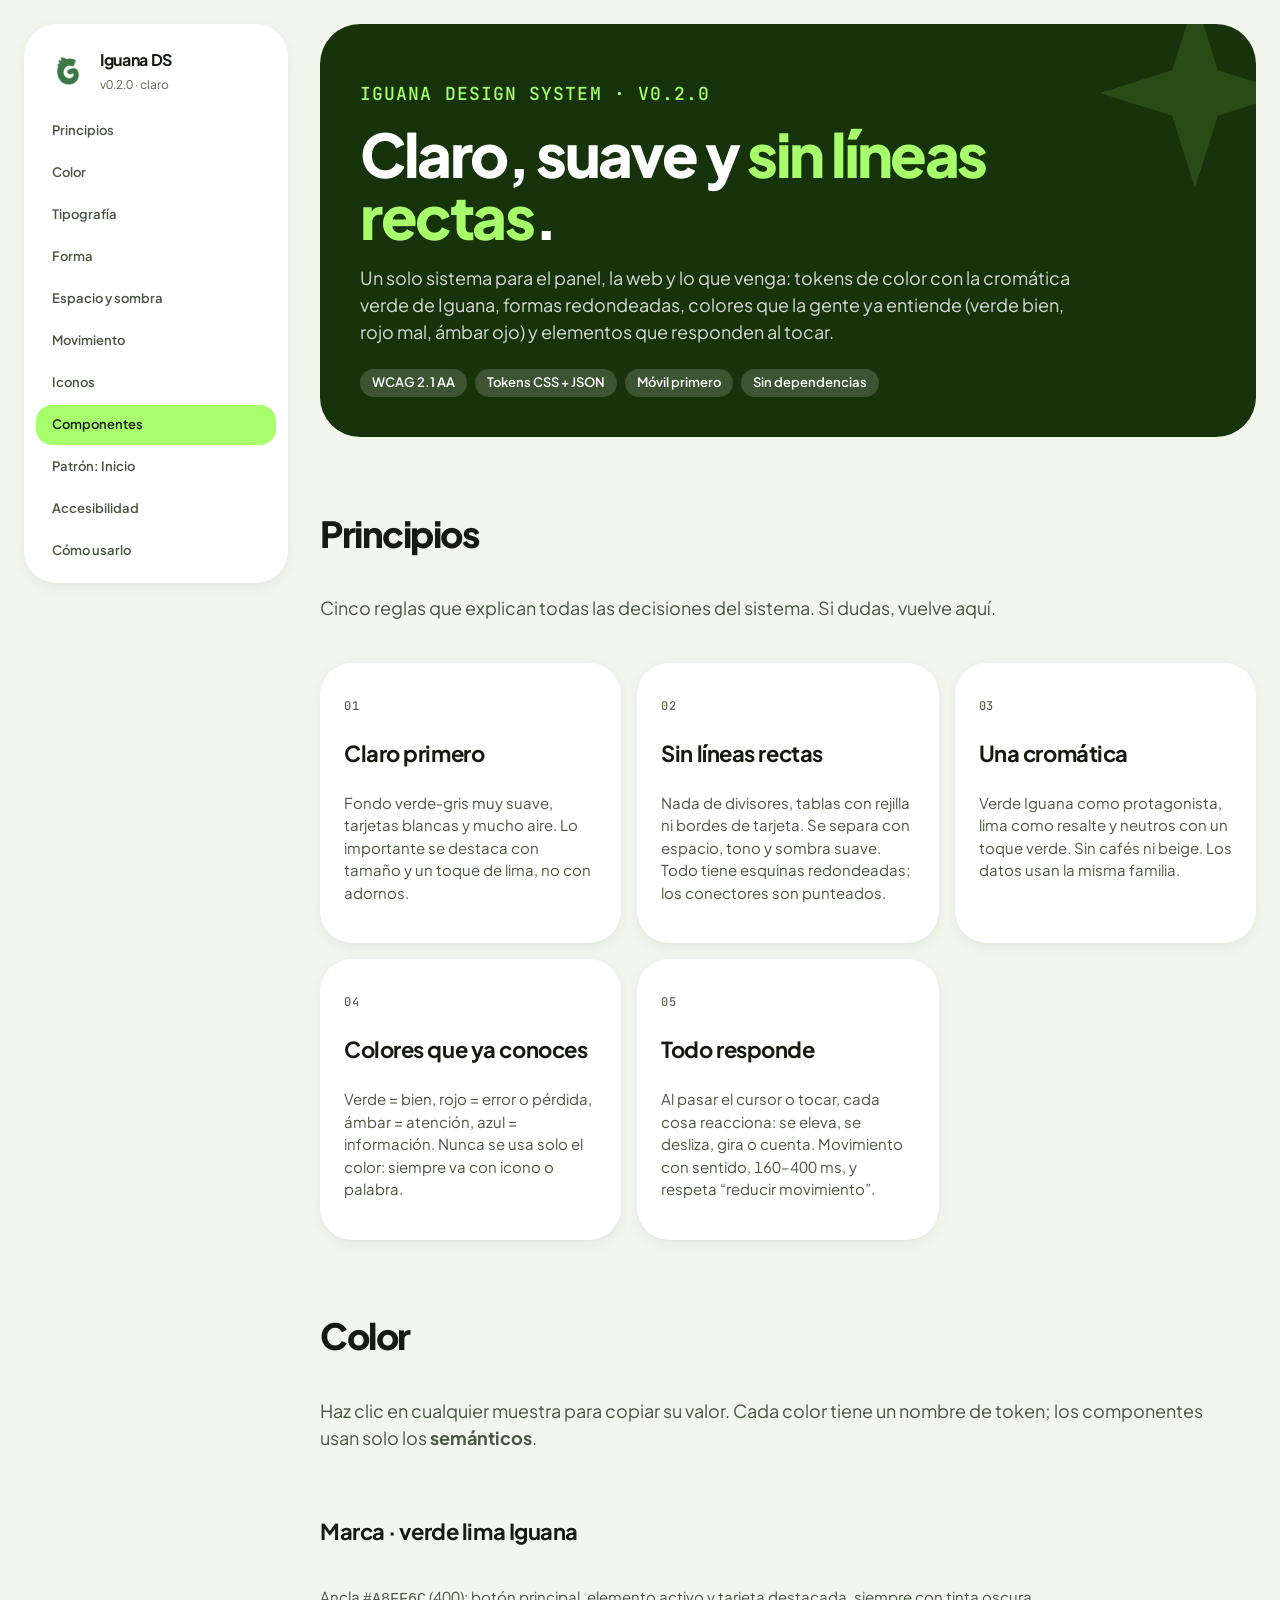
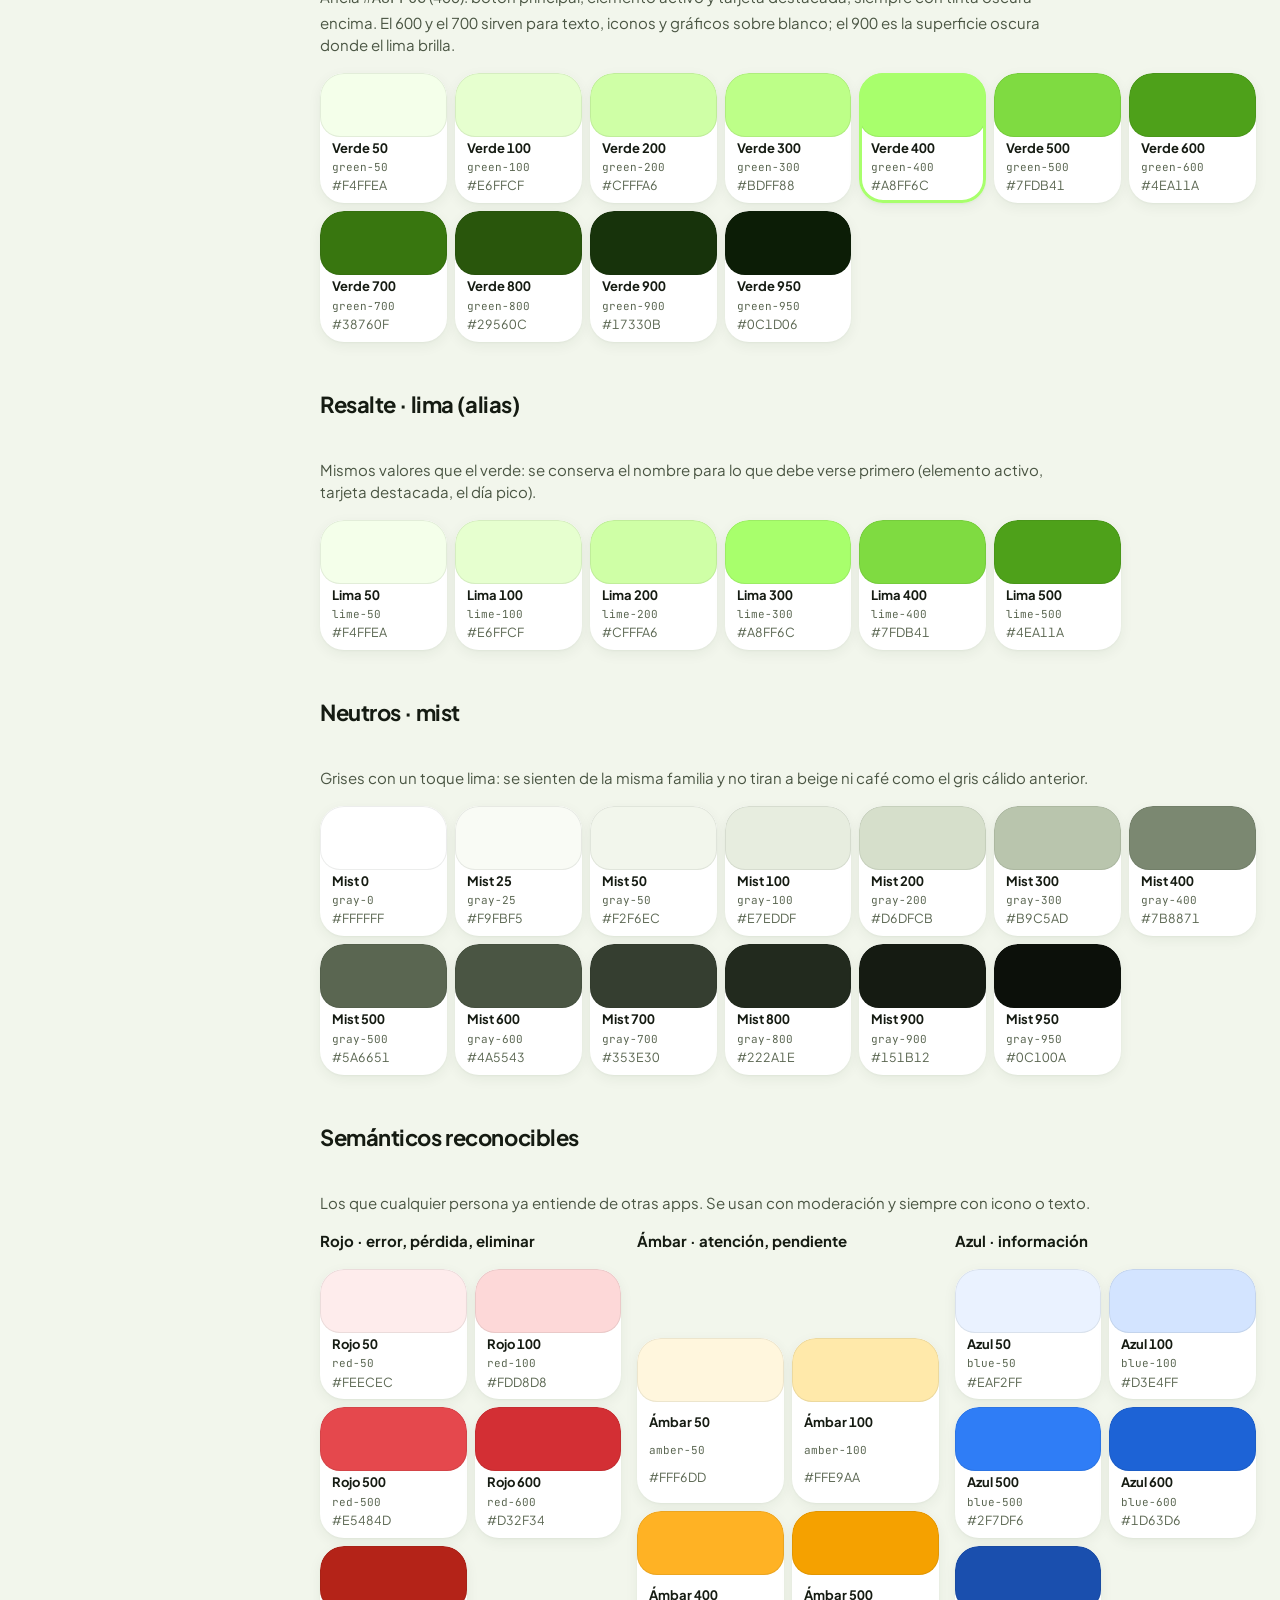
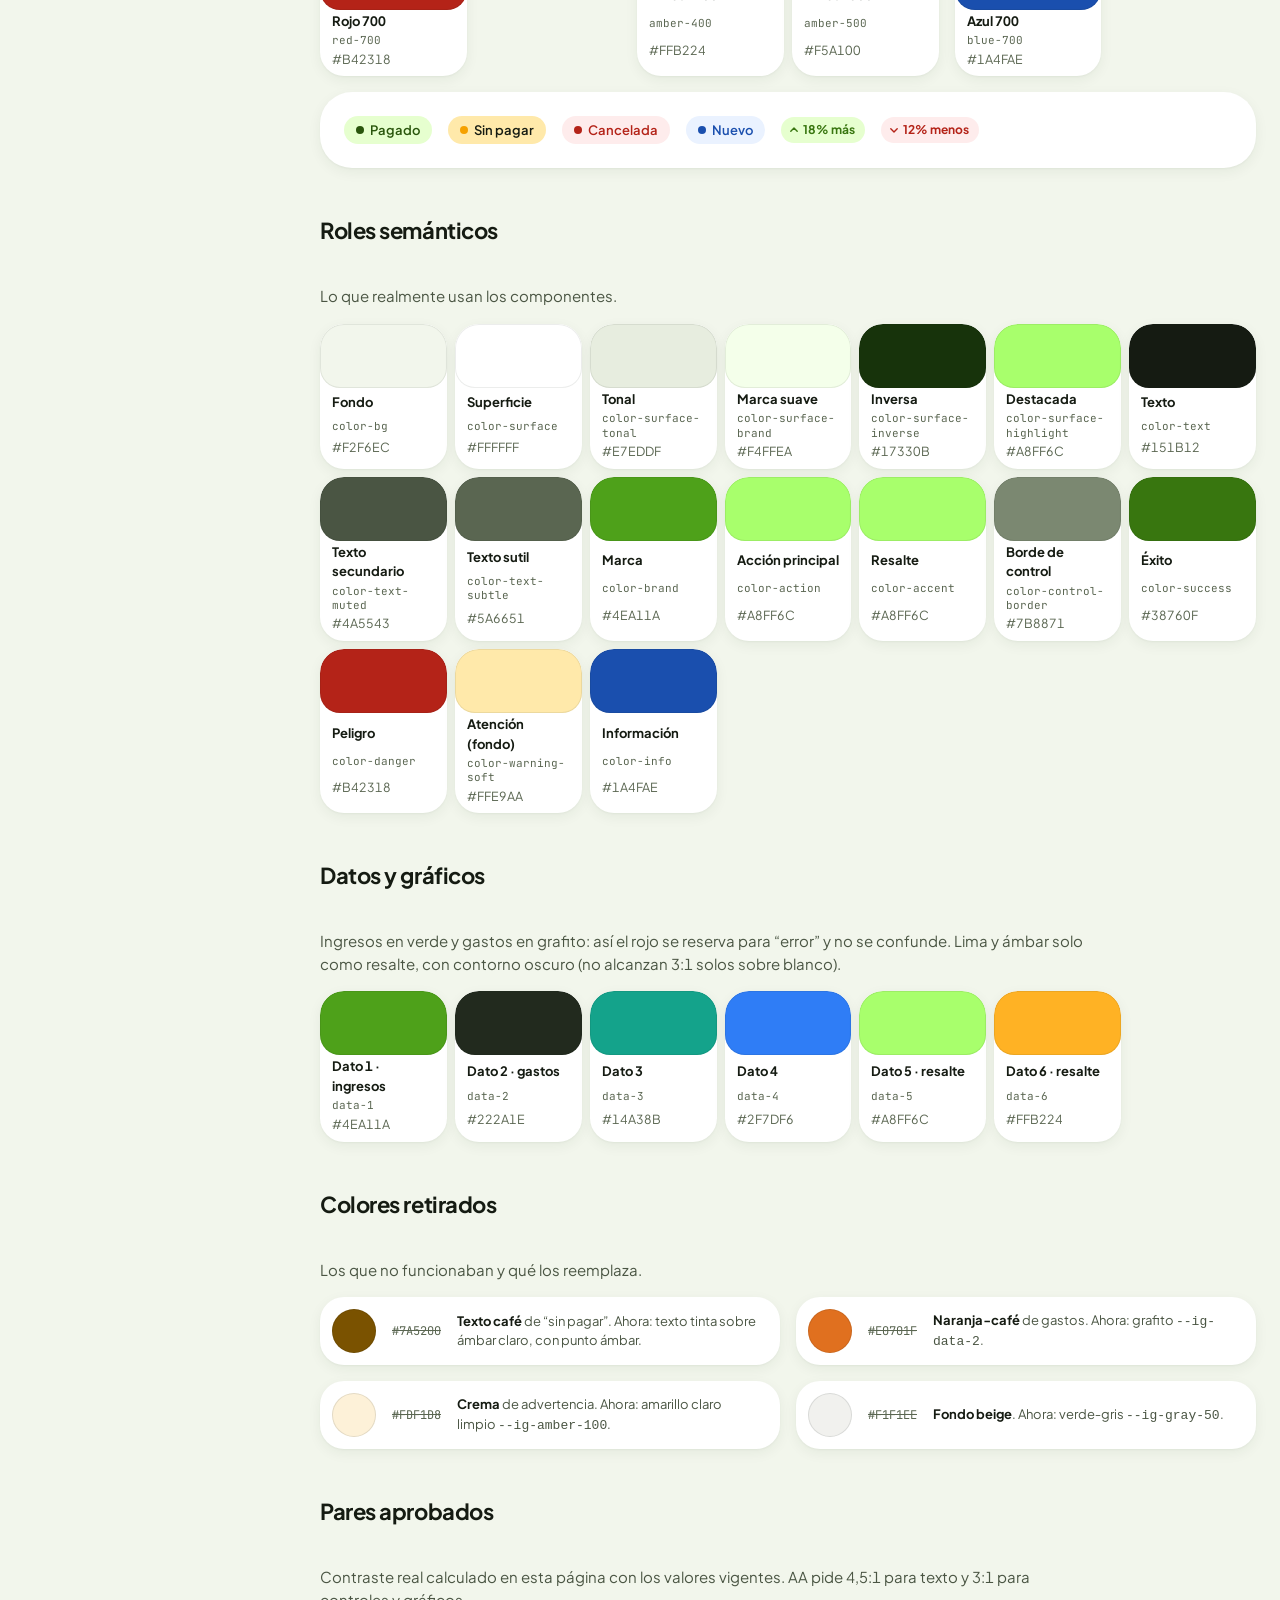
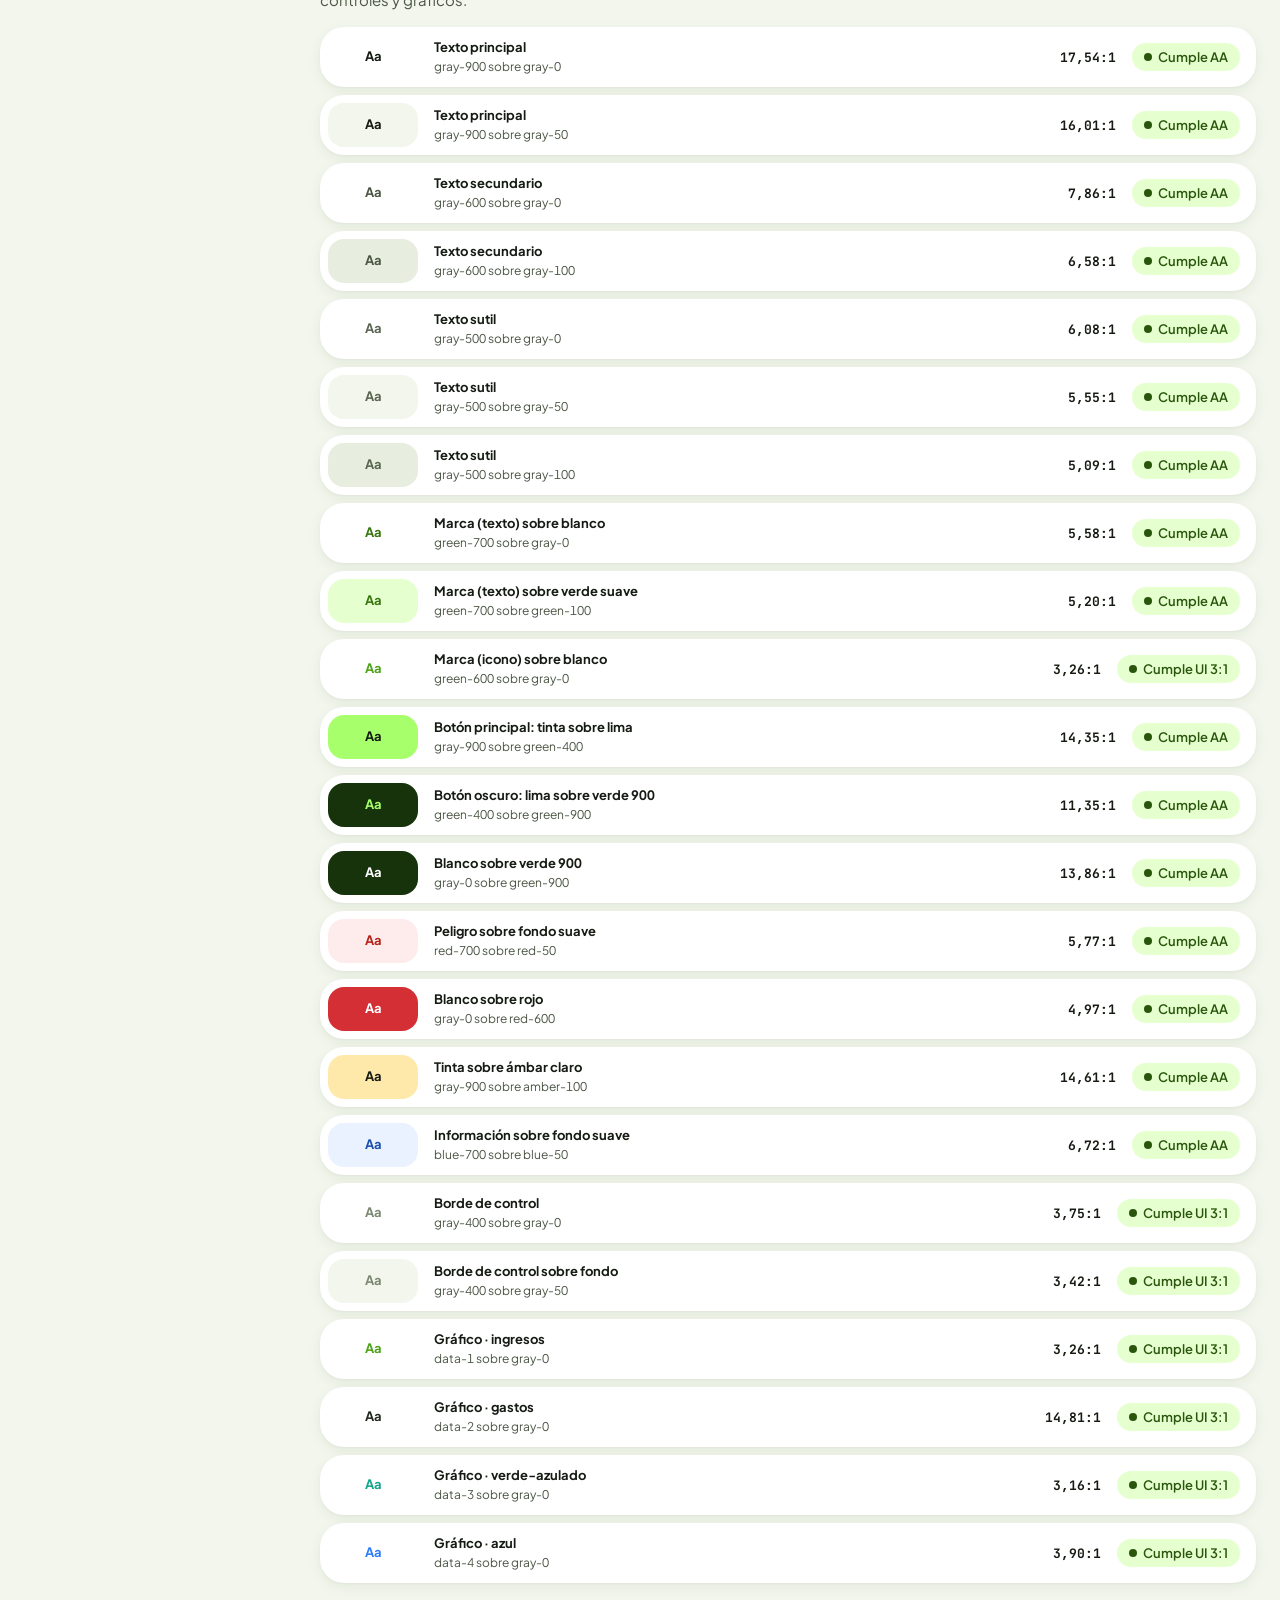
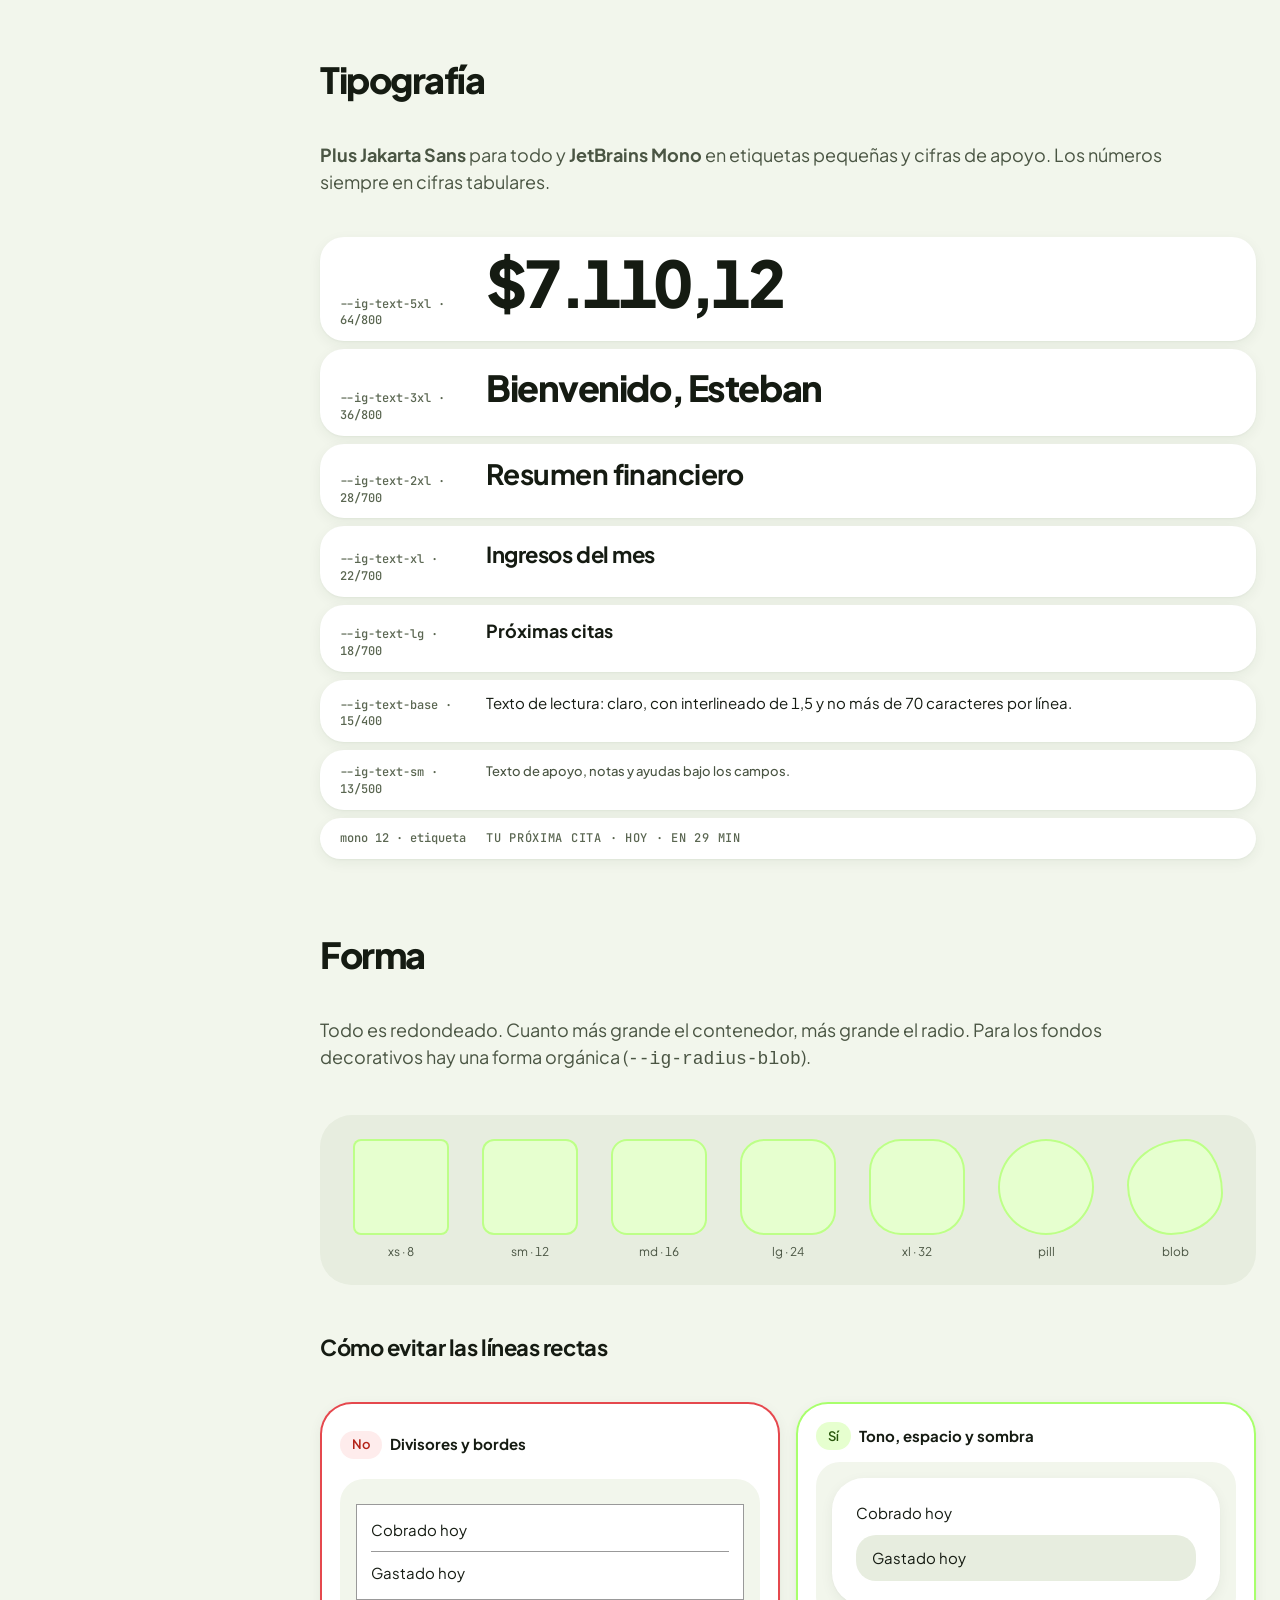
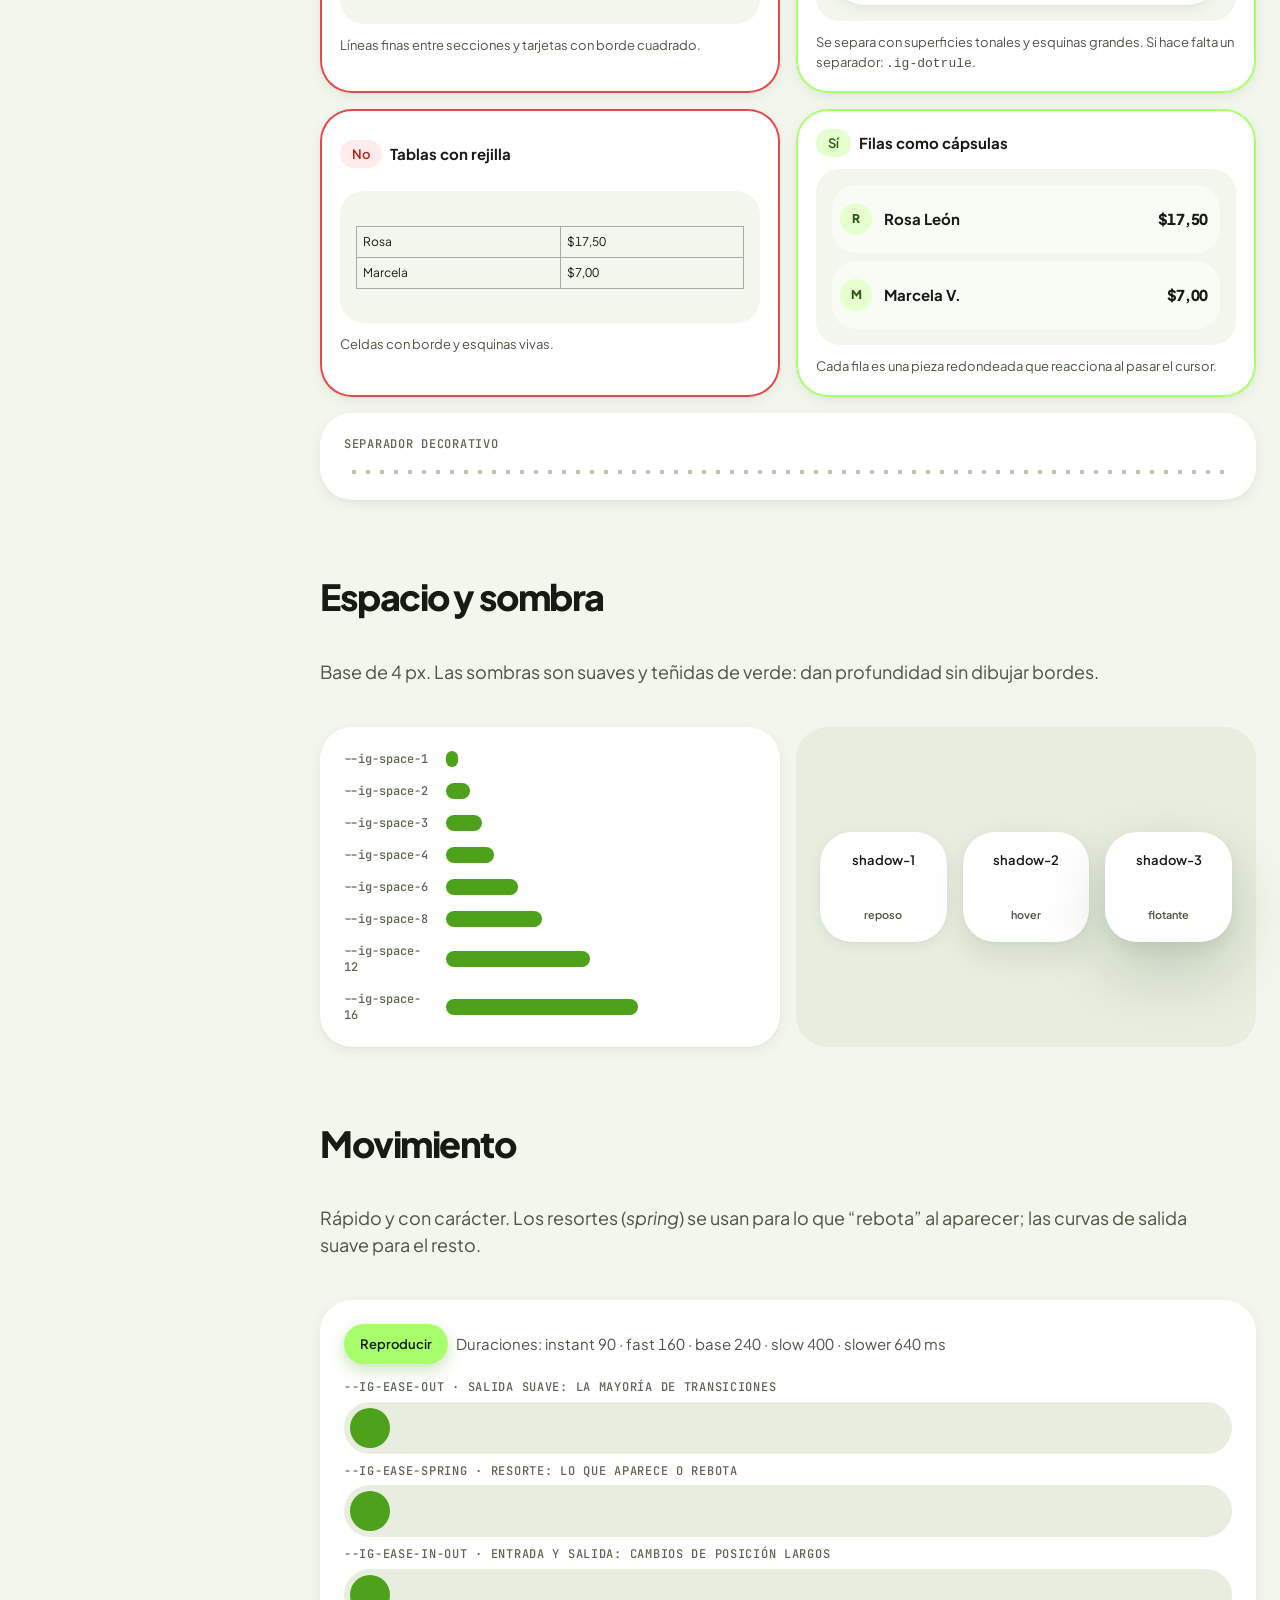
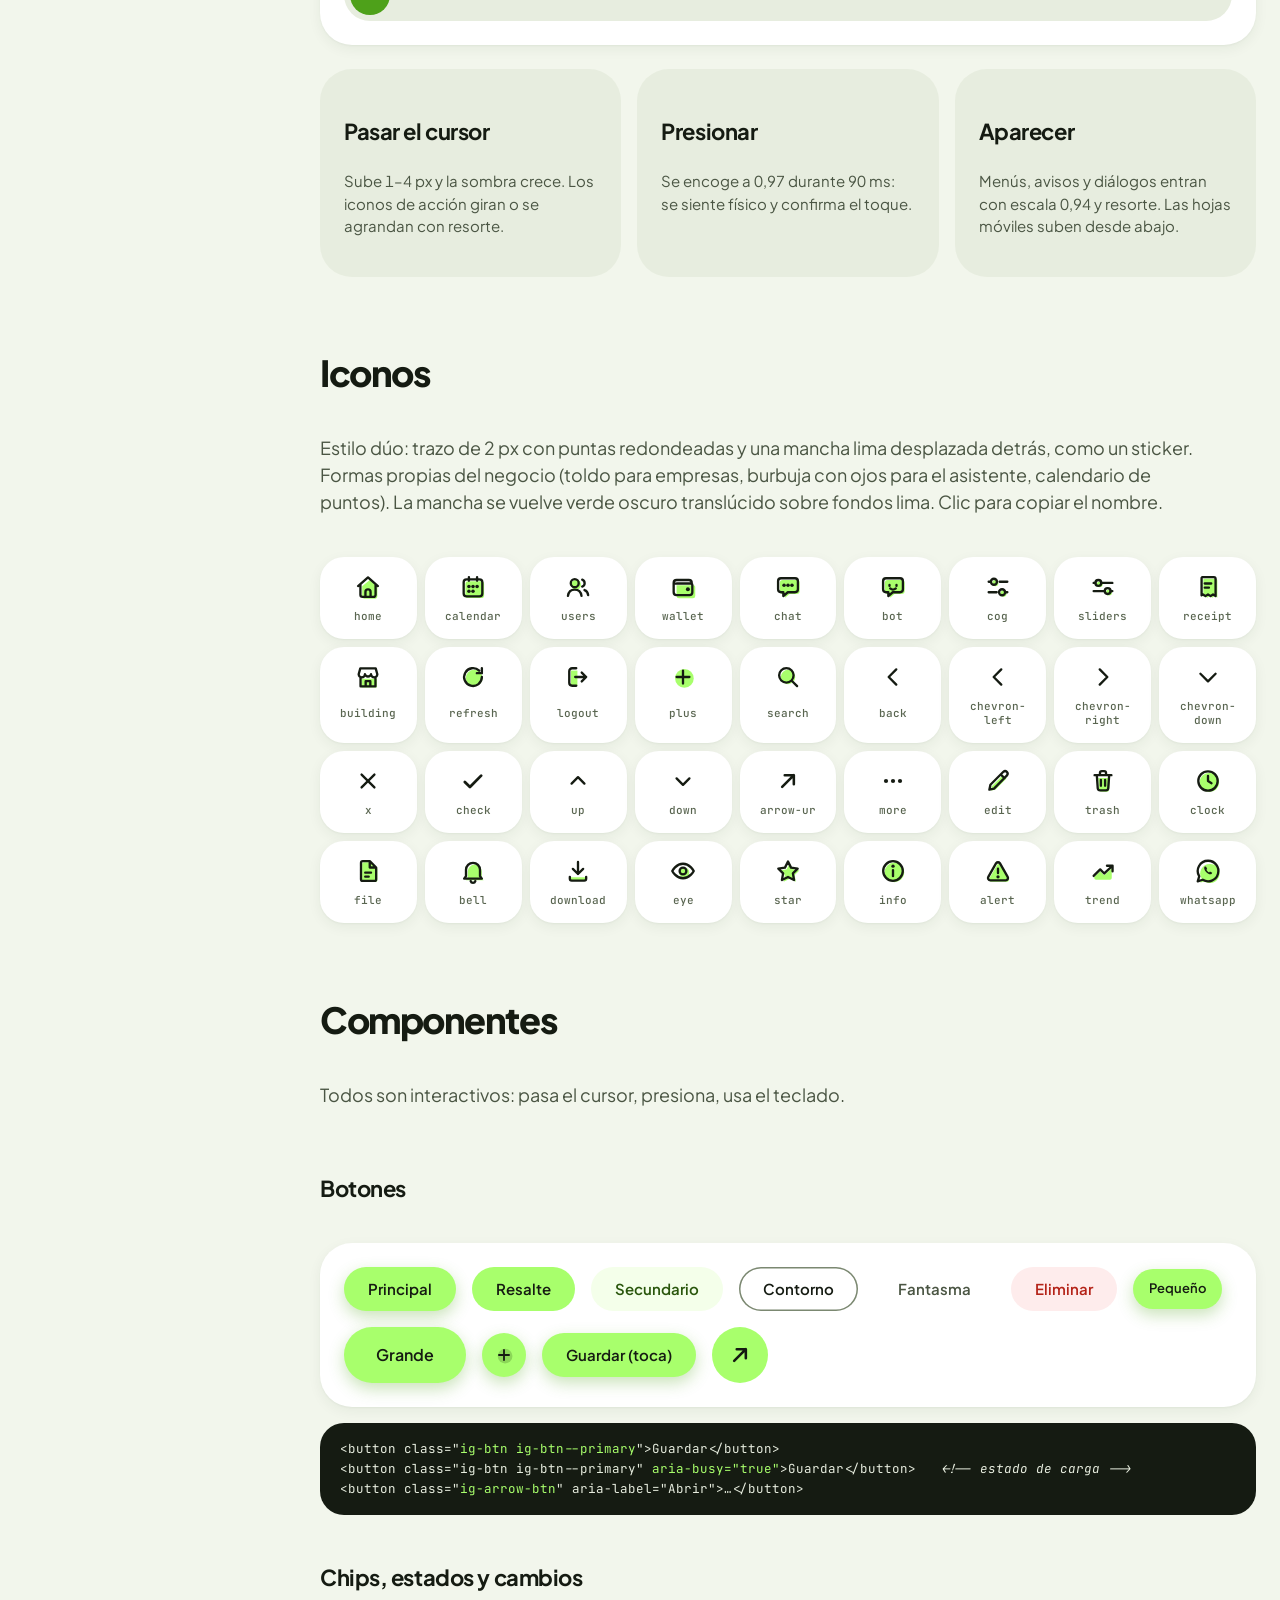
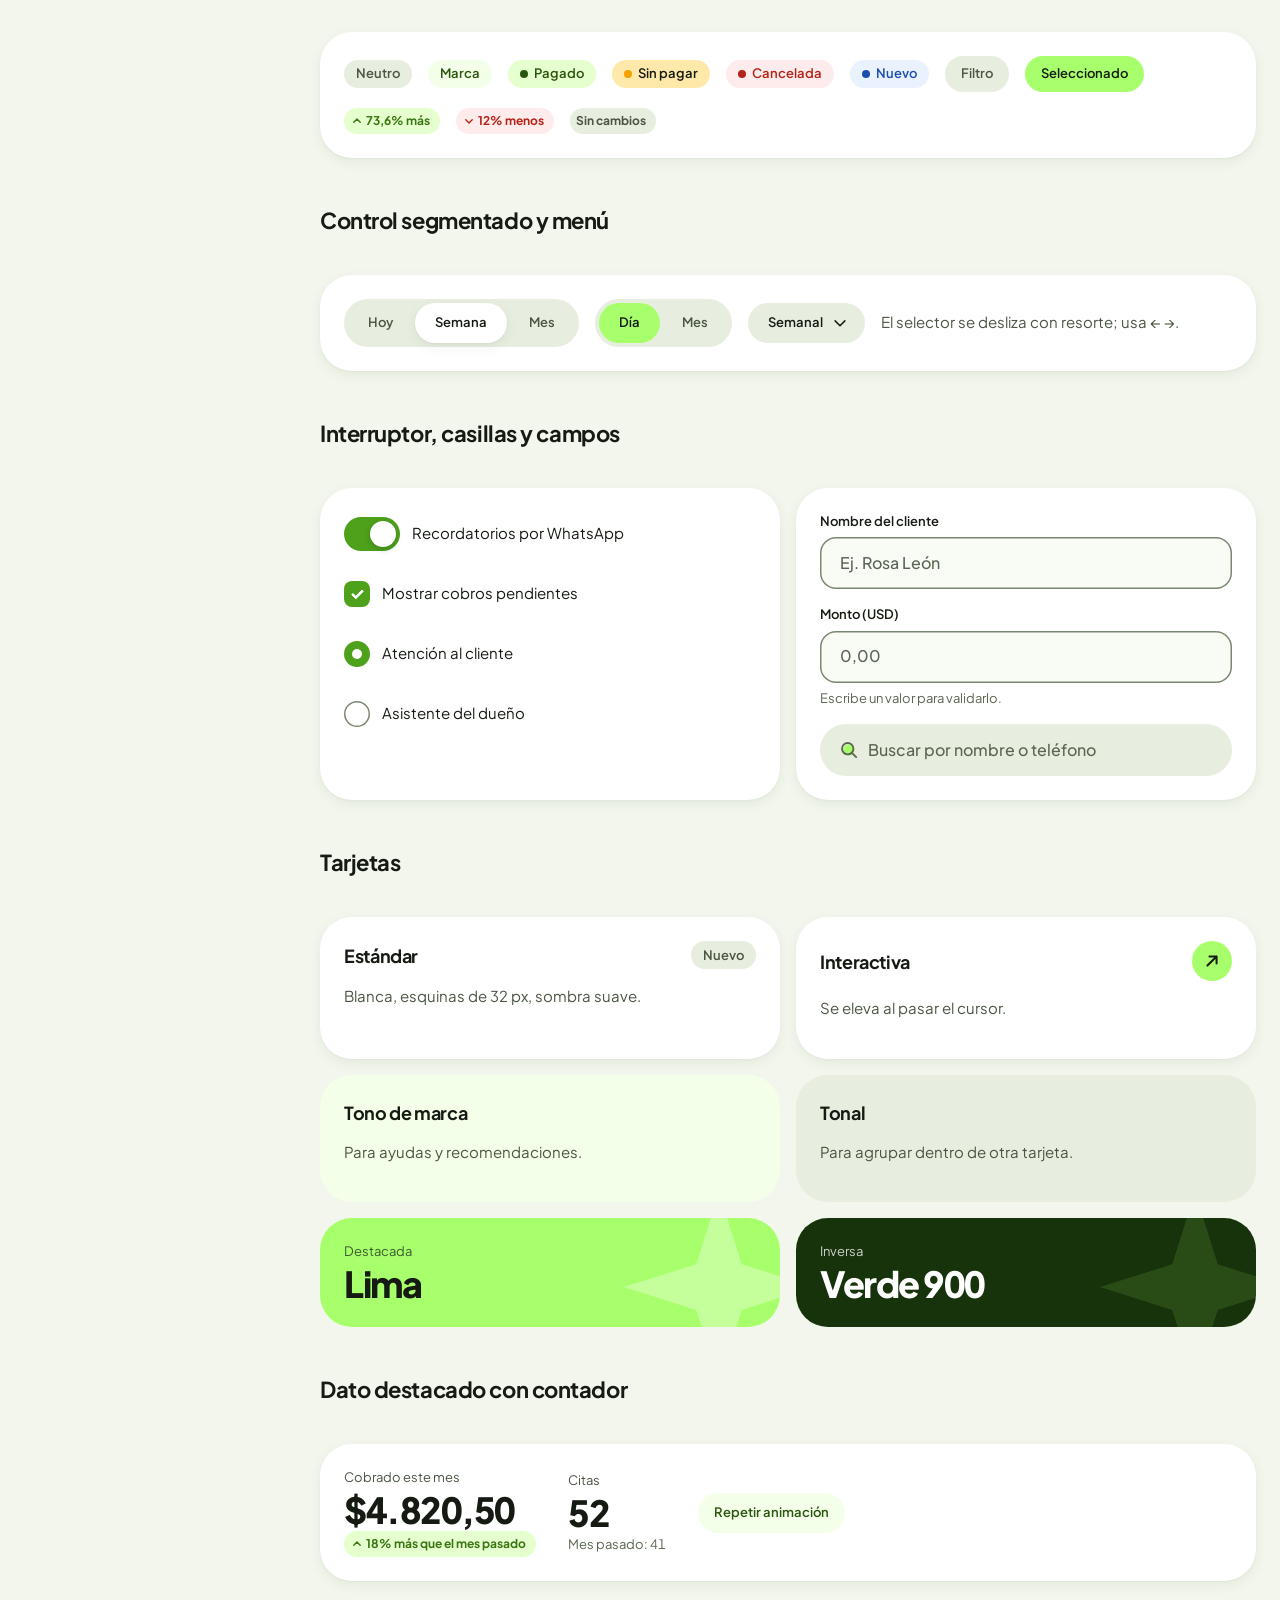
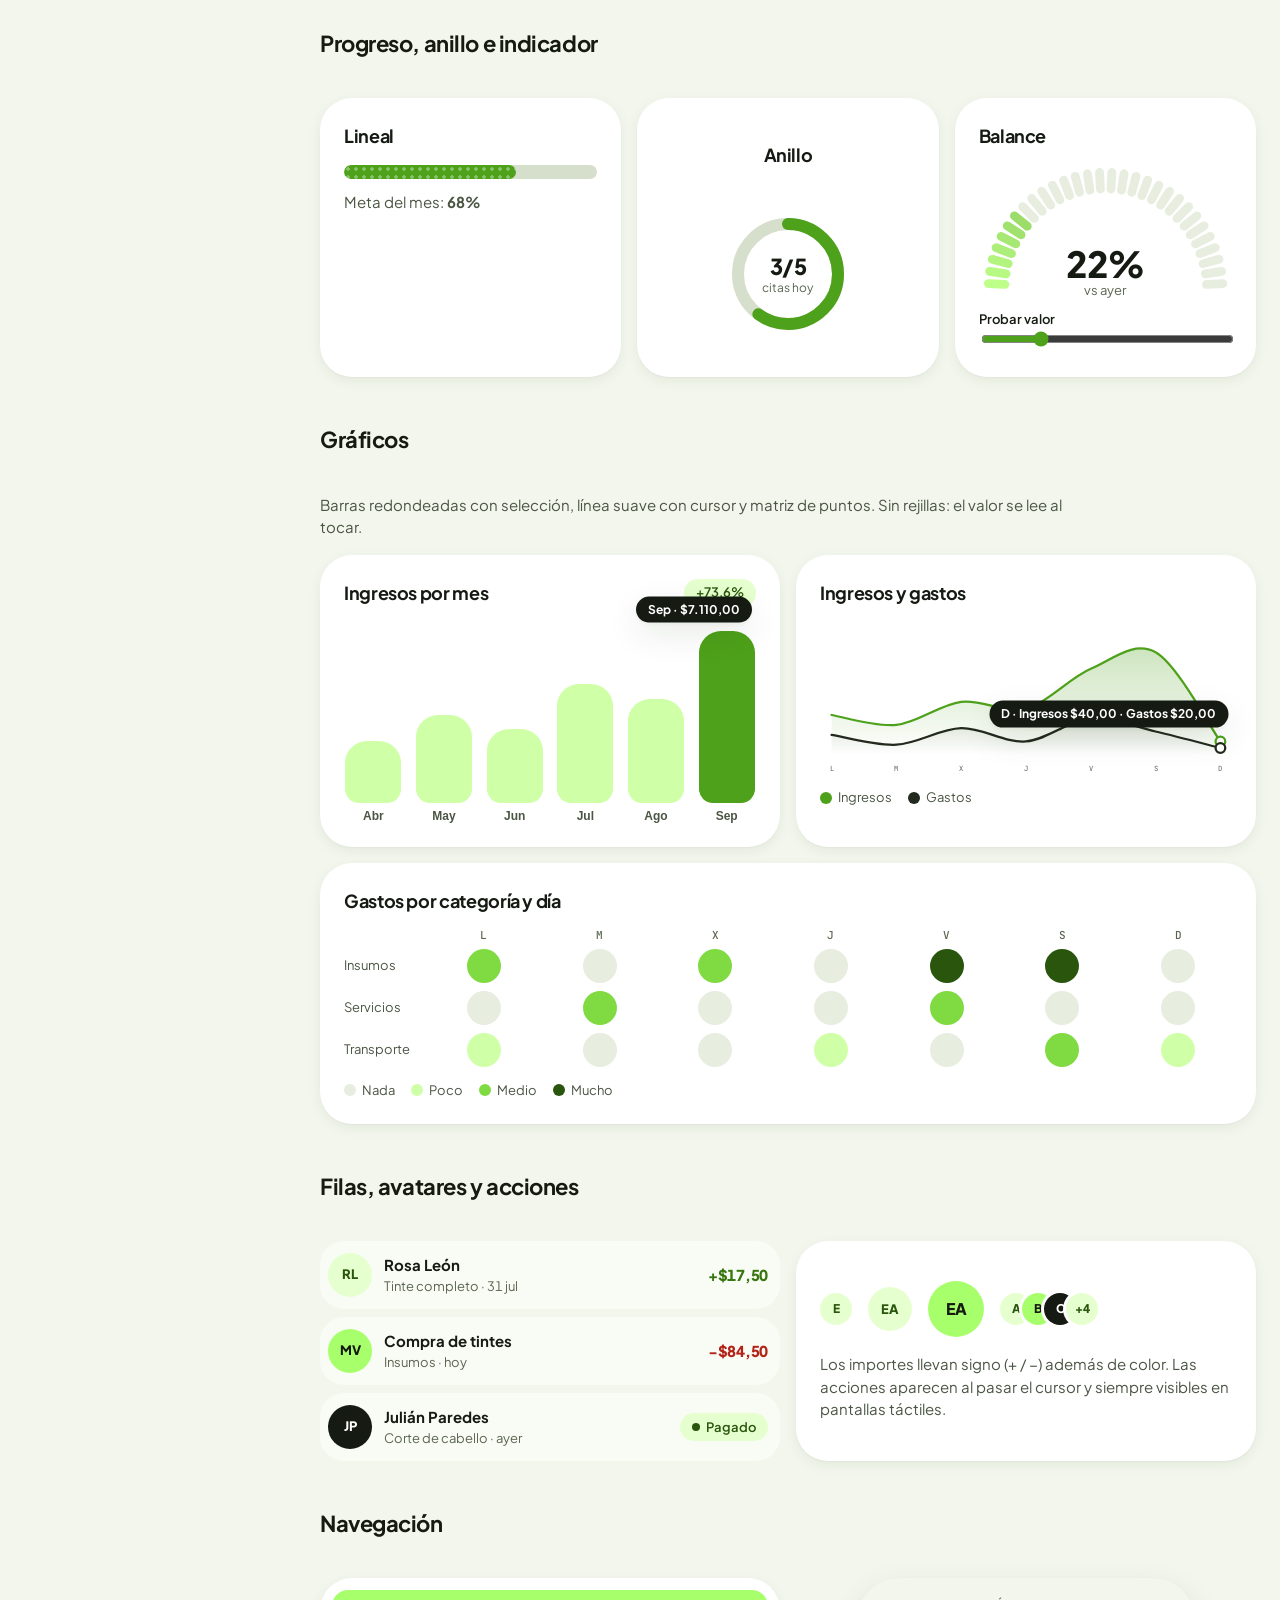
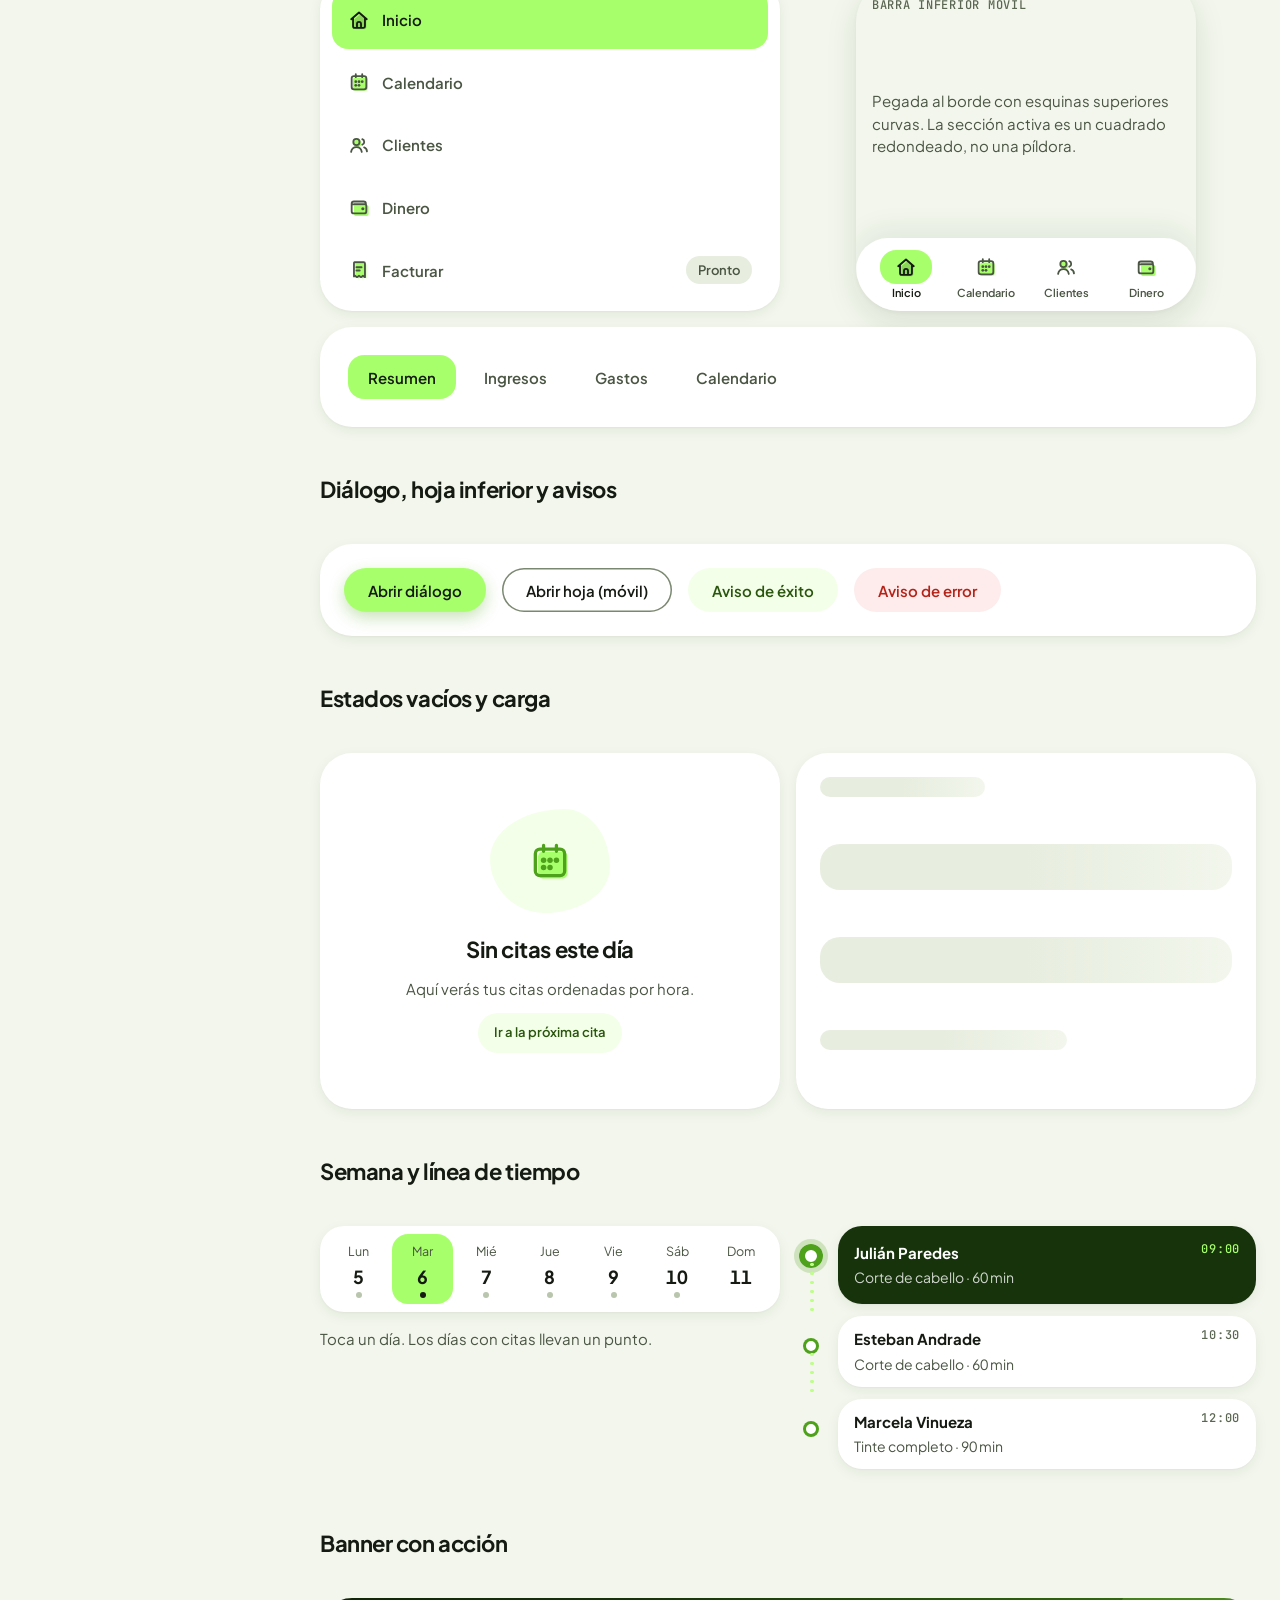
<file: design-system/index.html>
<!DOCTYPE html>
<html lang="es">
<head>
<meta charset="UTF-8" />
<meta name="viewport" content="width=device-width, initial-scale=1, viewport-fit=cover" />
<title>Iguana Design System</title>
<meta name="description" content="Tokens, componentes y patrones reutilizables de Iguana: claro, redondeado y sin líneas rectas." />
<meta name="theme-color" content="#f1f5f2" />
<link rel="icon" type="image/png" sizes="32x32" href="../images/favicon-32.png" />
<link rel="preconnect" href="https://fonts.googleapis.com" />
<link rel="preconnect" href="https://fonts.gstatic.com" crossorigin />
<link href="https://fonts.googleapis.com/css2?family=Plus+Jakarta+Sans:wght@400;500;600;700;800&family=JetBrains+Mono:wght@400;500;700&display=swap" rel="stylesheet" />
<link rel="stylesheet" href="tokens.css" />
<link rel="stylesheet" href="components.css" />
<link rel="stylesheet" href="docs.css" />
<script src="ig.js" defer></script>
<script src="docs.js" defer></script>
</head>
<body class="ig-root">
<script src="icons.js"></script>


<div class="doc">

  <!-- ============ Navegación ============ -->
  <aside class="doc-side" aria-label="Secciones">
    <div class="doc-brand"><img src="../images/apple-touch-icon.png" alt="" /><div><strong>Iguana DS</strong><span>v0.2.0 · claro</span></div></div>
    <nav class="doc-nav" id="docNav">
      <a href="#principios">Principios</a>
      <a href="#color">Color</a>
      <a href="#tipografia">Tipografía</a>
      <a href="#forma">Forma</a>
      <a href="#espacio">Espacio y sombra</a>
      <a href="#movimiento">Movimiento</a>
      <a href="#iconos">Iconos</a>
      <a href="#componentes">Componentes</a>
      <a href="#patron">Patrón: Inicio</a>
      <a href="#accesibilidad">Accesibilidad</a>
      <a href="#uso">Cómo usarlo</a>
    </nav>
  </aside>

  <main class="doc-main" id="main">

    <!-- ============ Portada ============ -->
    <header class="doc-hero ig-spark ig-card--inverse">
      <p class="ig-eyebrow">Iguana Design System · v0.2.0</p>
      <h1>Claro, suave y <em>sin líneas rectas</em>.</h1>
      <p>Un solo sistema para el panel, la web y lo que venga: tokens de color con la cromática verde de Iguana, formas redondeadas, colores que la gente ya entiende (verde bien, rojo mal, ámbar ojo) y elementos que responden al tocar.</p>
      <div class="doc-hero__chips">
        <span class="ig-chip ig-chip--inverse">WCAG 2.1 AA</span>
        <span class="ig-chip ig-chip--inverse">Tokens CSS + JSON</span>
        <span class="ig-chip ig-chip--inverse">Móvil primero</span>
        <span class="ig-chip ig-chip--inverse">Sin dependencias</span>
      </div>
    </header>

    <!-- ============ Principios ============ -->
    <section class="doc-section" id="principios">
      <h2>Principios</h2>
      <p class="lead">Cinco reglas que explican todas las decisiones del sistema. Si dudas, vuelve aquí.</p>
      <div class="doc-grid">
        <article class="ig-card"><p class="ig-eyebrow">01</p><h3>Claro primero</h3><p class="ig-muted">Fondo verde‑gris muy suave, tarjetas blancas y mucho aire. Lo importante se destaca con tamaño y un toque de lima, no con adornos.</p></article>
        <article class="ig-card"><p class="ig-eyebrow">02</p><h3>Sin líneas rectas</h3><p class="ig-muted">Nada de divisores, tablas con rejilla ni bordes de tarjeta. Se separa con espacio, tono y sombra suave. Todo tiene esquinas redondeadas; los conectores son punteados.</p></article>
        <article class="ig-card"><p class="ig-eyebrow">03</p><h3>Una cromática</h3><p class="ig-muted">Verde Iguana como protagonista, lima como resalte y neutros con un toque verde. Sin cafés ni beige. Los datos usan la misma familia.</p></article>
        <article class="ig-card"><p class="ig-eyebrow">04</p><h3>Colores que ya conoces</h3><p class="ig-muted">Verde = bien, rojo = error o pérdida, ámbar = atención, azul = información. Nunca se usa solo el color: siempre va con icono o palabra.</p></article>
        <article class="ig-card"><p class="ig-eyebrow">05</p><h3>Todo responde</h3><p class="ig-muted">Al pasar el cursor o tocar, cada cosa reacciona: se eleva, se desliza, gira o cuenta. Movimiento con sentido, 160–400 ms, y respeta “reducir movimiento”.</p></article>
      </div>
    </section>

    <!-- ============ Color ============ -->
    <section class="doc-section" id="color">
      <h2>Color</h2>
      <p class="lead">Haz clic en cualquier muestra para copiar su valor. Cada color tiene un nombre de token; los componentes usan solo los <b>semánticos</b>.</p>

      <div class="doc-sub"><h3>Marca · verde lima Iguana</h3><p>Ancla <code>#A8FF6C</code> (400): botón principal, elemento activo y tarjeta destacada, siempre con tinta oscura encima. El 600 y el 700 sirven para texto, iconos y gráficos sobre blanco; el 900 es la superficie oscura donde el lima brilla.</p><div class="swatches" data-group="green"></div></div>
      <div class="doc-sub"><h3>Resalte · lima (alias)</h3><p>Mismos valores que el verde: se conserva el nombre para lo que debe verse primero (elemento activo, tarjeta destacada, el día pico).</p><div class="swatches" data-group="lime"></div></div>
      <div class="doc-sub"><h3>Neutros · mist</h3><p>Grises con un toque lima: se sienten de la misma familia y no tiran a beige ni café como el gris cálido anterior.</p><div class="swatches" data-group="gray"></div></div>

      <div class="doc-sub"><h3>Semánticos reconocibles</h3><p>Los que cualquier persona ya entiende de otras apps. Se usan con moderación y siempre con icono o texto.</p>
        <div class="doc-grid doc-grid--3">
          <div class="doc-sub"><h4 style="margin:0">Rojo · error, pérdida, eliminar</h4><div class="swatches" data-group="red"></div></div>
          <div class="doc-sub"><h4 style="margin:0">Ámbar · atención, pendiente</h4><div class="swatches" data-group="amber"></div></div>
          <div class="doc-sub"><h4 style="margin:0">Azul · información</h4><div class="swatches" data-group="blue"></div></div>
        </div>
        <div class="doc-demo">
          <span class="ig-chip ig-chip--success ig-chip--dot">Pagado</span>
          <span class="ig-chip ig-chip--warning ig-chip--dot">Sin pagar</span>
          <span class="ig-chip ig-chip--danger ig-chip--dot">Cancelada</span>
          <span class="ig-chip ig-chip--info ig-chip--dot">Nuevo</span>
          <span class="ig-delta ig-delta--up"><svg class="ig-icon"><use href="#i-up"/></svg>18% más</span>
          <span class="ig-delta ig-delta--down"><svg class="ig-icon"><use href="#i-down"/></svg>12% menos</span>
        </div>
      </div>

      <div class="doc-sub"><h3>Roles semánticos</h3><p>Lo que realmente usan los componentes.</p><div class="swatches" data-group="roles"></div></div>
      <div class="doc-sub"><h3>Datos y gráficos</h3><p>Ingresos en verde y gastos en grafito: así el rojo se reserva para “error” y no se confunde. Lima y ámbar solo como resalte, con contorno oscuro (no alcanzan 3:1 solos sobre blanco).</p><div class="swatches" data-group="data"></div></div>

      <div class="doc-sub"><h3>Colores retirados</h3><p>Los que no funcionaban y qué los reemplaza.</p>
        <div class="doc-grid doc-grid--2">
          <div class="retired"><i style="background:#7A5200"></i><s>#7A5200</s><p><b>Texto café</b> de “sin pagar”. Ahora: texto tinta sobre ámbar claro, con punto ámbar.</p></div>
          <div class="retired"><i style="background:#E0701F"></i><s>#E0701F</s><p><b>Naranja‑café</b> de gastos. Ahora: grafito <code>--ig-data-2</code>.</p></div>
          <div class="retired"><i style="background:#FDF1D8"></i><s>#FDF1D8</s><p><b>Crema</b> de advertencia. Ahora: amarillo claro limpio <code>--ig-amber-100</code>.</p></div>
          <div class="retired"><i style="background:#F1F1EE"></i><s>#F1F1EE</s><p><b>Fondo beige</b>. Ahora: verde‑gris <code>--ig-gray-50</code>.</p></div>
        </div>
      </div>

      <div class="doc-sub"><h3>Pares aprobados</h3><p>Contraste real calculado en esta página con los valores vigentes. AA pide 4,5:1 para texto y 3:1 para controles y gráficos.</p><div class="contrast" id="contrast"></div></div>
    </section>

    <!-- ============ Tipografía ============ -->
    <section class="doc-section" id="tipografia">
      <h2>Tipografía</h2>
      <p class="lead"><b>Plus Jakarta Sans</b> para todo y <b>JetBrains Mono</b> en etiquetas pequeñas y cifras de apoyo. Los números siempre en cifras tabulares.</p>
      <div class="doc-grid" style="gap:8px;grid-template-columns:minmax(0,1fr)">
        <div class="type-row"><code>--ig-text-5xl · 64/800</code><span class="ig-display">$7.110,12</span></div>
        <div class="type-row"><code>--ig-text-3xl · 36/800</code><span style="font-size:36px;font-weight:800;letter-spacing:-.04em">Bienvenido, Esteban</span></div>
        <div class="type-row"><code>--ig-text-2xl · 28/700</code><span class="ig-title">Resumen financiero</span></div>
        <div class="type-row"><code>--ig-text-xl · 22/700</code><span style="font-size:22px;font-weight:700;letter-spacing:-.02em">Ingresos del mes</span></div>
        <div class="type-row"><code>--ig-text-lg · 18/700</code><span style="font-size:18px;font-weight:700">Próximas citas</span></div>
        <div class="type-row"><code>--ig-text-base · 15/400</code><span>Texto de lectura: claro, con interlineado de 1,5 y no más de 70 caracteres por línea.</span></div>
        <div class="type-row"><code>--ig-text-sm · 13/500</code><span style="font-size:13px;font-weight:500" class="ig-muted">Texto de apoyo, notas y ayudas bajo los campos.</span></div>
        <div class="type-row"><code>mono 12 · etiqueta</code><span class="ig-eyebrow">Tu próxima cita · hoy · en 29 min</span></div>
      </div>
    </section>

    <!-- ============ Forma ============ -->
    <section class="doc-section" id="forma">
      <h2>Forma</h2>
      <p class="lead">Todo es redondeado. Cuanto más grande el contenedor, más grande el radio. Para los fondos decorativos hay una forma orgánica (<code>--ig-radius-blob</code>).</p>
      <div class="doc-demo doc-demo--tonal" style="justify-content:space-around">
        <div class="shape"><i style="border-radius:var(--ig-radius-xs)"></i>xs · 8</div>
        <div class="shape"><i style="border-radius:var(--ig-radius-sm)"></i>sm · 12</div>
        <div class="shape"><i style="border-radius:var(--ig-radius-md)"></i>md · 16</div>
        <div class="shape"><i style="border-radius:var(--ig-radius-lg)"></i>lg · 24</div>
        <div class="shape"><i style="border-radius:var(--ig-radius-xl)"></i>xl · 32</div>
        <div class="shape"><i style="border-radius:var(--ig-radius-pill)"></i>pill</div>
        <div class="shape"><i style="border-radius:var(--ig-radius-blob)"></i>blob</div>
      </div>

      <div class="doc-sub"><h3>Cómo evitar las líneas rectas</h3>
        <div class="doc-grid doc-grid--2">
          <div class="dd dd--dont"><h4><span class="ig-chip ig-chip--danger">No</span> Divisores y bordes</h4><div class="dd__art"><div class="bad-card">Cobrado hoy<hr>Gastado hoy</div></div><p>Líneas finas entre secciones y tarjetas con borde cuadrado.</p></div>
          <div class="dd dd--do"><h4><span class="ig-chip ig-chip--success">Sí</span> Tono, espacio y sombra</h4><div class="dd__art"><div class="ig-card" style="width:100%;display:grid;gap:10px">Cobrado hoy<div class="ig-card ig-card--tonal" style="padding:12px 16px;border-radius:20px">Gastado hoy</div></div></div><p>Se separa con superficies tonales y esquinas grandes. Si hace falta un separador: <code>.ig-dotrule</code>.</p></div>
          <div class="dd dd--dont"><h4><span class="ig-chip ig-chip--danger">No</span> Tablas con rejilla</h4><div class="dd__art"><table class="bad-table"><tr><td>Rosa</td><td>$17,50</td></tr><tr><td>Marcela</td><td>$7,00</td></tr></table></div><p>Celdas con borde y esquinas vivas.</p></div>
          <div class="dd dd--do"><h4><span class="ig-chip ig-chip--success">Sí</span> Filas como cápsulas</h4><div class="dd__art"><ul class="ig-list" style="width:100%"><li class="ig-row"><span class="ig-avatar ig-avatar--sm">R</span><span class="ig-row__main"><span class="ig-row__title">Rosa León</span></span><span class="ig-amount">$17,50</span></li><li class="ig-row"><span class="ig-avatar ig-avatar--sm">M</span><span class="ig-row__main"><span class="ig-row__title">Marcela V.</span></span><span class="ig-amount">$7,00</span></li></ul></div><p>Cada fila es una pieza redondeada que reacciona al pasar el cursor.</p></div>
        </div>
        <div class="doc-demo"><span class="ig-eyebrow">Separador decorativo</span><div class="ig-dotrule" style="width:100%;margin:0"></div></div>
      </div>
    </section>

    <!-- ============ Espacio y sombra ============ -->
    <section class="doc-section" id="espacio">
      <h2>Espacio y sombra</h2>
      <p class="lead">Base de 4 px. Las sombras son suaves y teñidas de verde: dan profundidad sin dibujar bordes.</p>
      <div class="doc-grid doc-grid--2">
        <div class="doc-demo doc-demo--col" id="spaceDemo"></div>
        <div class="doc-demo doc-demo--tonal" style="display:grid;grid-template-columns:repeat(3,1fr);gap:16px;align-content:center">
          <div class="elev" style="box-shadow:var(--ig-shadow-1)">shadow-1<br><small class="ig-muted">reposo</small></div>
          <div class="elev" style="box-shadow:var(--ig-shadow-2)">shadow-2<br><small class="ig-muted">hover</small></div>
          <div class="elev" style="box-shadow:var(--ig-shadow-3)">shadow-3<br><small class="ig-muted">flotante</small></div>
        </div>
      </div>
    </section>

    <!-- ============ Movimiento ============ -->
    <section class="doc-section" id="movimiento">
      <h2>Movimiento</h2>
      <p class="lead">Rápido y con carácter. Los resortes (<i>spring</i>) se usan para lo que “rebota” al aparecer; las curvas de salida suave para el resto.</p>
      <div class="doc-demo doc-demo--col">
        <div style="display:flex;gap:8px;flex-wrap:wrap;align-items:center"><button class="ig-btn ig-btn--primary ig-btn--sm" id="replay" type="button">Reproducir</button><span class="ig-muted">Duraciones: instant 90 · fast 160 · base 240 · slow 400 · slower 640 ms</span></div>
        <div id="easeDemo" style="display:grid;gap:10px"></div>
      </div>
      <div class="doc-grid doc-grid--3">
        <div class="ig-card ig-card--tonal"><h3>Pasar el cursor</h3><p class="ig-muted">Sube 1–4 px y la sombra crece. Los iconos de acción giran o se agrandan con resorte.</p></div>
        <div class="ig-card ig-card--tonal"><h3>Presionar</h3><p class="ig-muted">Se encoge a 0,97 durante 90 ms: se siente físico y confirma el toque.</p></div>
        <div class="ig-card ig-card--tonal"><h3>Aparecer</h3><p class="ig-muted">Menús, avisos y diálogos entran con escala 0,94 y resorte. Las hojas móviles suben desde abajo.</p></div>
      </div>
    </section>

    <!-- ============ Iconos ============ -->
    <section class="doc-section" id="iconos">
      <h2>Iconos</h2>
      <p class="lead">Estilo dúo: trazo de 2 px con puntas redondeadas y una mancha lima desplazada detrás, como un sticker. Formas propias del negocio (toldo para empresas, burbuja con ojos para el asistente, calendario de puntos). La mancha se vuelve verde oscuro translúcido sobre fondos lima. Clic para copiar el nombre.</p>
      <div class="icon-grid" id="iconGrid"></div>
    </section>

    <!-- ============ Componentes ============ -->
    <section class="doc-section" id="componentes">
      <h2>Componentes</h2>
      <p class="lead">Todos son interactivos: pasa el cursor, presiona, usa el teclado.</p>

      <div class="doc-sub"><h3>Botones</h3>
        <div class="doc-demo">
          <button class="ig-btn ig-btn--primary" type="button">Principal</button>
          <button class="ig-btn ig-btn--accent" type="button">Resalte</button>
          <button class="ig-btn ig-btn--secondary" type="button">Secundario</button>
          <button class="ig-btn" type="button">Contorno</button>
          <button class="ig-btn ig-btn--ghost" type="button">Fantasma</button>
          <button class="ig-btn ig-btn--danger" type="button">Eliminar</button>
          <button class="ig-btn ig-btn--primary ig-btn--sm" type="button">Pequeño</button>
          <button class="ig-btn ig-btn--primary ig-btn--lg" type="button">Grande</button>
          <button class="ig-btn ig-btn--primary ig-btn--icon" type="button" aria-label="Agregar"><svg class="ig-icon"><use href="#i-plus"/></svg></button>
          <button class="ig-btn ig-btn--primary" type="button" id="loadingBtn">Guardar (toca)</button>
          <button class="ig-arrow-btn" type="button" aria-label="Abrir"><svg class="ig-icon ig-icon--lg"><use href="#i-arrow-ur"/></svg></button>
        </div>
        <pre class="doc-code">&lt;button class="<b>ig-btn ig-btn--primary</b>"&gt;Guardar&lt;/button&gt;
&lt;button class="ig-btn ig-btn--primary" <b>aria-busy="true"</b>&gt;Guardar&lt;/button&gt;   <i>&lt;!-- estado de carga --&gt;</i>
&lt;button class="<b>ig-arrow-btn</b>" aria-label="Abrir"&gt;…&lt;/button&gt;</pre>
      </div>

      <div class="doc-sub"><h3>Chips, estados y cambios</h3>
        <div class="doc-demo">
          <span class="ig-chip">Neutro</span><span class="ig-chip ig-chip--brand">Marca</span>
          <span class="ig-chip ig-chip--success ig-chip--dot">Pagado</span><span class="ig-chip ig-chip--warning ig-chip--dot">Sin pagar</span>
          <span class="ig-chip ig-chip--danger ig-chip--dot">Cancelada</span><span class="ig-chip ig-chip--info ig-chip--dot">Nuevo</span>
          <button class="ig-chip" type="button" aria-pressed="false">Filtro</button><button class="ig-chip" type="button" aria-pressed="true">Seleccionado</button>
          <span class="ig-delta ig-delta--up"><svg class="ig-icon"><use href="#i-up"/></svg>73,6% más</span>
          <span class="ig-delta ig-delta--down"><svg class="ig-icon"><use href="#i-down"/></svg>12% menos</span><span class="ig-delta">Sin cambios</span>
        </div>
      </div>

      <div class="doc-sub"><h3>Control segmentado y menú</h3>
        <div class="doc-demo">
          <div class="ig-segmented" aria-label="Periodo">
            <button class="ig-segmented__btn" type="button" aria-selected="false">Hoy</button>
            <button class="ig-segmented__btn" type="button" aria-selected="true">Semana</button>
            <button class="ig-segmented__btn" type="button" aria-selected="false">Mes</button>
          </div>
          <div class="ig-segmented ig-segmented--accent" aria-label="Vista">
            <button class="ig-segmented__btn" type="button" aria-selected="true">Día</button>
            <button class="ig-segmented__btn" type="button" aria-selected="false">Mes</button>
          </div>
          <div class="ig-menu-wrap">
            <button class="ig-select-chip" type="button"><span data-ig-label>Semanal</span><svg class="ig-icon ig-icon--sm"><use href="#i-chevron-down"/></svg></button>
            <div class="ig-menu">
              <button class="ig-menu__item" type="button" data-value="d" aria-checked="false">Diario<svg class="ig-icon ig-icon--sm"><use href="#i-check"/></svg></button>
              <button class="ig-menu__item" type="button" data-value="w" aria-checked="true">Semanal<svg class="ig-icon ig-icon--sm"><use href="#i-check"/></svg></button>
              <button class="ig-menu__item" type="button" data-value="m" aria-checked="false">Mensual<svg class="ig-icon ig-icon--sm"><use href="#i-check"/></svg></button>
            </div>
          </div>
          <span class="ig-muted" id="segOut">El selector se desliza con resorte; usa ← →.</span>
        </div>
      </div>

      <div class="doc-sub"><h3>Interruptor, casillas y campos</h3>
        <div class="doc-grid doc-grid--2">
          <div class="doc-demo doc-demo--col">
            <label class="ig-check"><span class="ig-switch"><input type="checkbox" checked /><span class="ig-switch__track"></span></span>Recordatorios por WhatsApp</label>
            <label class="ig-check"><input type="checkbox" checked />Mostrar cobros pendientes</label>
            <label class="ig-check"><input type="radio" name="r" checked />Atención al cliente</label>
            <label class="ig-check"><input type="radio" name="r" />Asistente del dueño</label>
          </div>
          <div class="doc-demo doc-demo--col">
            <div class="ig-field"><label class="ig-label" for="f1">Nombre del cliente</label><input class="ig-input" id="f1" placeholder="Ej. Rosa León" /></div>
            <div class="ig-field" id="f2wrap"><label class="ig-label" for="f2">Monto (USD)</label><input class="ig-input" id="f2" inputmode="decimal" placeholder="0,00" /><span class="ig-help" id="f2help">Escribe un valor para validarlo.</span></div>
            <label class="ig-search"><svg class="ig-icon"><use href="#i-search"/></svg><input class="ig-input" placeholder="Buscar por nombre o teléfono" aria-label="Buscar" /></label>
          </div>
        </div>
      </div>

      <div class="doc-sub"><h3>Tarjetas</h3>
        <div class="doc-grid doc-grid--2">
          <div class="ig-card"><div class="ig-card__head"><span class="ig-card__title">Estándar</span><span class="ig-chip">Nuevo</span></div><p class="ig-muted">Blanca, esquinas de 32 px, sombra suave.</p></div>
          <div class="ig-card ig-card--interactive" tabindex="0"><div class="ig-card__head"><span class="ig-card__title">Interactiva</span><button class="ig-arrow-btn ig-arrow-btn--sm" type="button" aria-label="Abrir"><svg class="ig-icon"><use href="#i-arrow-ur"/></svg></button></div><p class="ig-muted">Se eleva al pasar el cursor.</p></div>
          <div class="ig-card ig-card--brand"><span class="ig-card__title">Tono de marca</span><p class="ig-muted">Para ayudas y recomendaciones.</p></div>
          <div class="ig-card ig-card--tonal"><span class="ig-card__title">Tonal</span><p class="ig-muted">Para agrupar dentro de otra tarjeta.</p></div>
          <div class="ig-card ig-card--highlight ig-spark"><div class="ig-stat"><span class="ig-stat__label">Destacada</span><span class="ig-stat__value">Lima</span></div></div>
          <div class="ig-card ig-card--inverse ig-spark"><div class="ig-stat"><span class="ig-stat__label">Inversa</span><span class="ig-stat__value">Verde 900</span></div></div>
        </div>
      </div>

      <div class="doc-sub"><h3>Dato destacado con contador</h3>
        <div class="doc-demo" style="gap:var(--ig-space-8)">
          <div class="ig-stat"><span class="ig-stat__label">Cobrado este mes</span><span class="ig-stat__value" id="countA">$0</span><span class="ig-delta ig-delta--up" style="width:fit-content"><svg class="ig-icon"><use href="#i-up"/></svg>18% más que el mes pasado</span></div>
          <div class="ig-stat"><span class="ig-stat__label">Citas</span><span class="ig-stat__value" id="countB">0</span><span class="ig-stat__note">Mes pasado: 41</span></div>
          <button class="ig-btn ig-btn--secondary ig-btn--sm" type="button" id="replayCount">Repetir animación</button>
        </div>
      </div>

      <div class="doc-sub"><h3>Progreso, anillo e indicador</h3>
        <div class="doc-grid doc-grid--3">
          <div class="ig-card"><div class="ig-card__head"><span class="ig-card__title">Lineal</span></div><div class="ig-progress"><span class="ig-progress__fill" id="progFill" style="--_v:0%"></span></div><p class="ig-muted" style="margin-top:12px">Meta del mes: <b id="progText">0%</b></p></div>
          <div class="ig-card" style="display:grid;place-items:center;gap:8px"><span class="ig-card__title">Anillo</span><div id="ringDemo"></div></div>
          <div class="ig-card"><div class="ig-card__head"><span class="ig-card__title">Balance</span></div><div id="gaugeDemo"></div>
            <label class="ig-label" for="gaugeRange" style="display:block;margin-top:8px">Probar valor</label><input id="gaugeRange" type="range" min="0" max="100" value="22" style="width:100%;accent-color:var(--ig-green-600)" /></div>
        </div>
      </div>

      <div class="doc-sub"><h3>Gráficos</h3>
        <p>Barras redondeadas con selección, línea suave con cursor y matriz de puntos. Sin rejillas: el valor se lee al tocar.</p>
        <div class="doc-grid doc-grid--2">
          <div class="ig-card"><div class="ig-card__head"><span class="ig-card__title">Ingresos por mes</span><span class="ig-chip ig-chip--success">+73,6%</span></div><div id="barsDemo"></div></div>
          <div class="ig-card"><div class="ig-card__head"><span class="ig-card__title">Ingresos y gastos</span></div><div id="lineDemo"></div><div class="ig-legend" style="margin-top:12px"><span><i style="background:var(--ig-data-1)"></i>Ingresos</span><span><i style="background:var(--ig-data-2)"></i>Gastos</span></div></div>
          <div class="ig-card" style="grid-column:1/-1"><div class="ig-card__head"><span class="ig-card__title">Gastos por categoría y día</span></div><div id="matrixDemo"></div><div class="ig-legend" style="margin-top:14px"><span><i style="background:var(--ig-data-heat-0)"></i>Nada</span><span><i style="background:var(--ig-data-heat-1)"></i>Poco</span><span><i style="background:var(--ig-data-heat-2)"></i>Medio</span><span><i style="background:var(--ig-data-heat-3)"></i>Mucho</span></div></div>
        </div>
      </div>

      <div class="doc-sub"><h3>Filas, avatares y acciones</h3>
        <div class="doc-grid doc-grid--2">
          <ul class="ig-list" id="rowsDemo">
            <li class="ig-row"><span class="ig-avatar">RL</span><span class="ig-row__main"><span class="ig-row__title">Rosa León</span><span class="ig-row__meta">Tinte completo · 31 jul</span></span><span class="ig-row__end"><span class="ig-row__actions"><button class="ig-round-btn ig-round-btn--ok" type="button" aria-label="Marcar como cobrado"><svg class="ig-icon ig-icon--sm"><use href="#i-check"/></svg></button><button class="ig-round-btn ig-round-btn--no" type="button" aria-label="Descartar"><svg class="ig-icon ig-icon--sm"><use href="#i-x"/></svg></button></span><span class="ig-amount ig-amount--pos">+$17,50</span></span></li>
            <li class="ig-row"><span class="ig-avatar ig-avatar--accent">MV</span><span class="ig-row__main"><span class="ig-row__title">Compra de tintes</span><span class="ig-row__meta">Insumos · hoy</span></span><span class="ig-row__end"><span class="ig-amount ig-amount--neg">−$84,50</span></span></li>
            <li class="ig-row"><span class="ig-avatar ig-avatar--dark">JP</span><span class="ig-row__main"><span class="ig-row__title">Julián Paredes</span><span class="ig-row__meta">Corte de cabello · ayer</span></span><span class="ig-row__end"><span class="ig-chip ig-chip--success ig-chip--dot">Pagado</span></span></li>
          </ul>
          <div class="doc-demo doc-demo--col" style="justify-content:center">
            <div style="display:flex;align-items:center;gap:16px"><span class="ig-avatar ig-avatar--sm">E</span><span class="ig-avatar">EA</span><span class="ig-avatar ig-avatar--lg ig-avatar--accent">EA</span><span class="ig-avatar-group"><span class="ig-avatar ig-avatar--sm">A</span><span class="ig-avatar ig-avatar--sm ig-avatar--accent">B</span><span class="ig-avatar ig-avatar--sm ig-avatar--dark">C</span><span class="ig-avatar ig-avatar--sm">+4</span></span></div>
            <p class="ig-muted" style="margin:0">Los importes llevan signo (+ / −) además de color. Las acciones aparecen al pasar el cursor y siempre visibles en pantallas táctiles.</p>
          </div>
        </div>
      </div>

      <div class="doc-sub"><h3>Navegación</h3>
        <div class="doc-grid doc-grid--2">
          <div class="ig-sidebar" id="sidebarDemo">
            <a class="ig-nav-item" href="#componentes" aria-current="page"><svg class="ig-icon"><use href="#i-home"/></svg>Inicio</a>
            <a class="ig-nav-item" href="#componentes"><svg class="ig-icon"><use href="#i-calendar"/></svg>Calendario</a>
            <a class="ig-nav-item" href="#componentes"><svg class="ig-icon"><use href="#i-users"/></svg>Clientes</a>
            <a class="ig-nav-item" href="#componentes"><svg class="ig-icon"><use href="#i-wallet"/></svg>Dinero</a>
            <a class="ig-nav-item" href="#componentes"><svg class="ig-icon"><use href="#i-receipt"/></svg>Facturar<span class="ig-chip">Pronto</span></a>
          </div>
          <div class="phone"><div class="phone__body"><span class="ig-eyebrow">Barra inferior móvil</span><p class="ig-muted" style="margin:0">Pegada al borde con esquinas superiores curvas. La sección activa es un cuadrado redondeado, no una píldora.</p></div>
            <nav class="ig-tabbar" id="tabbarDemo" aria-label="Demostración">
              <a class="ig-tabbar__item" href="#componentes" aria-current="page"><span class="ig-tabbar__icon"><svg class="ig-icon"><use href="#i-home"/></svg></span>Inicio</a>
              <a class="ig-tabbar__item" href="#componentes"><span class="ig-tabbar__icon"><svg class="ig-icon"><use href="#i-calendar"/></svg></span>Calendario</a>
              <a class="ig-tabbar__item" href="#componentes"><span class="ig-tabbar__icon"><svg class="ig-icon"><use href="#i-users"/></svg></span>Clientes</a>
              <a class="ig-tabbar__item" href="#componentes"><span class="ig-tabbar__icon"><svg class="ig-icon"><use href="#i-wallet"/></svg></span>Dinero</a>
            </nav></div>
        </div>
        <div class="doc-demo"><div class="ig-tabs" role="tablist" id="tabsDemo"><button class="ig-tab" role="tab" type="button" aria-selected="true">Resumen</button><button class="ig-tab" role="tab" type="button" aria-selected="false">Ingresos</button><button class="ig-tab" role="tab" type="button" aria-selected="false">Gastos</button><button class="ig-tab" role="tab" type="button" aria-selected="false">Calendario</button></div></div>
      </div>

      <div class="doc-sub"><h3>Diálogo, hoja inferior y avisos</h3>
        <div class="doc-demo">
          <button class="ig-btn ig-btn--primary" type="button" id="openDialog">Abrir diálogo</button>
          <button class="ig-btn" type="button" id="openSheet">Abrir hoja (móvil)</button>
          <button class="ig-btn ig-btn--secondary" type="button" id="toastOk">Aviso de éxito</button>
          <button class="ig-btn ig-btn--danger" type="button" id="toastErr">Aviso de error</button>
        </div>
      </div>

      <div class="doc-sub"><h3>Estados vacíos y carga</h3>
        <div class="doc-grid doc-grid--2">
          <div class="ig-card"><div class="ig-empty"><div class="ig-empty__art"><svg class="ig-icon"><use href="#i-calendar"/></svg></div><h3>Sin citas este día</h3><p>Aquí verás tus citas ordenadas por hora.</p><button class="ig-btn ig-btn--secondary ig-btn--sm" type="button">Ir a la próxima cita</button></div></div>
          <div class="ig-card" style="display:grid;gap:12px"><span class="ig-skeleton" style="width:40%"></span><span class="ig-skeleton" style="height:46px;border-radius:20px"></span><span class="ig-skeleton" style="height:46px;border-radius:20px"></span><span class="ig-skeleton" style="width:60%"></span></div>
        </div>
      </div>

      <div class="doc-sub"><h3>Semana y línea de tiempo</h3>
        <div class="doc-grid doc-grid--2" style="align-items:start">
          <div style="display:grid;gap:16px"><div class="ig-week" id="weekDemo"></div><p class="ig-muted" style="margin:0">Toca un día. Los días con citas llevan un punto.</p></div>
          <ol class="ig-timeline">
            <li class="ig-timeline__item ig-timeline__item--now"><span class="ig-timeline__node"></span><button class="ig-timeline__card" type="button"><span style="display:flex;justify-content:space-between;gap:8px"><b>Julián Paredes</b><span class="ig-eyebrow" style="color:var(--ig-lime-300)">09:00</span></span><span style="opacity:.8;font-size:14px">Corte de cabello · 60 min</span></button></li>
            <li class="ig-timeline__item"><span class="ig-timeline__node"></span><button class="ig-timeline__card" type="button"><span style="display:flex;justify-content:space-between;gap:8px"><b>Esteban Andrade</b><span class="ig-eyebrow">10:30</span></span><span class="ig-muted" style="font-size:14px">Corte de cabello · 60 min</span></button></li>
            <li class="ig-timeline__item"><span class="ig-timeline__node"></span><button class="ig-timeline__card" type="button"><span style="display:flex;justify-content:space-between;gap:8px"><b>Marcela Vinueza</b><span class="ig-eyebrow">12:00</span></span><span class="ig-muted" style="font-size:14px">Tinte completo · 90 min</span></button></li>
          </ol>
        </div>
      </div>

      <div class="doc-sub"><h3>Banner con acción</h3>
        <div class="ig-banner"><span class="ig-blob"></span><div style="position:relative"><span class="ig-chip ig-chip--accent" style="background:var(--ig-lime-300);color:var(--ig-gray-900);margin-bottom:12px">Nuevo</span><h4 class="ig-banner__title" style="margin:0">Activa tu <em>asistente</em> de WhatsApp</h4></div><button class="ig-arrow-btn" type="button" aria-label="Activar"><svg class="ig-icon ig-icon--lg"><use href="#i-arrow-ur"/></svg></button></div>
      </div>
    </section>

    <!-- ============ Patrón ============ -->
    <section class="doc-section" id="patron">
      <h2>Patrón · Inicio financiero</h2>
      <p class="lead">Vista previa de cómo se ve el panel armado solo con piezas del sistema, siguiendo la referencia pero con nuestra cromática. Es lo que construiremos después de aprobar el sistema.</p>
      <div class="dash">
        <aside class="dash-side">
          <div class="doc-brand" style="padding:var(--ig-space-3)"><img src="../images/logo-iguana.webp" alt="Iguana" style="width:auto;height:30px;border-radius:0" /></div>
          <h3>Hola,<br>Esteban</h3>
          <p class="ig-muted" style="margin:0 var(--ig-space-3) var(--ig-space-2)">Resumen de hoy, martes 6 de octubre.</p>
          <nav style="display:grid;gap:2px" aria-label="Demostración">
            <a class="ig-nav-item" href="#patron" aria-current="page"><svg class="ig-icon"><use href="#i-home"/></svg>Inicio</a>
            <a class="ig-nav-item" href="#patron"><svg class="ig-icon"><use href="#i-calendar"/></svg>Calendario</a>
            <a class="ig-nav-item" href="#patron"><svg class="ig-icon"><use href="#i-users"/></svg>Clientes</a>
            <a class="ig-nav-item" href="#patron"><svg class="ig-icon"><use href="#i-wallet"/></svg>Dinero</a>
            <a class="ig-nav-item" href="#patron"><svg class="ig-icon"><use href="#i-bot"/></svg>Asistente IA</a>
          </nav>
          <div class="promo ig-spark"><strong>Tu asistente atiende por WhatsApp</strong><span style="position:relative;font-size:13px">Responde y agenda por ti, 24/7.</span><button class="ig-btn ig-btn--primary ig-btn--sm" type="button" style="width:fit-content;position:relative">Abrir chat</button></div>
        </aside>
        <div class="dash-main">
          <div class="dash-top">
            <div class="ig-tabs" role="tablist" id="dashTabs"><button class="ig-tab" role="tab" type="button" aria-selected="true">Inicio</button><button class="ig-tab" role="tab" type="button" aria-selected="false">Ingresos</button><button class="ig-tab" role="tab" type="button" aria-selected="false">Gastos</button></div>
            <div style="display:flex;align-items:center;gap:8px"><button class="ig-round-btn" type="button" aria-label="Notificaciones"><svg class="ig-icon ig-icon--sm"><use href="#i-bell"/></svg></button><span class="ig-avatar ig-avatar--accent">EA</span></div>
          </div>
          <div class="dash-grid">
            <article class="ig-card c-7"><div class="ig-card__head"><span class="ig-eyebrow">Tu próxima cita · hoy · en 29 min</span><span class="ig-chip ig-chip--warning ig-chip--dot">Sin pagar</span></div>
              <div class="dash-big"><div style="display:flex;align-items:center;gap:8px 20px;flex-wrap:wrap;min-width:0"><span class="ig-display" style="font-size:56px">09:00</span><div style="min-width:0"><h3 style="margin:0;font-size:22px;letter-spacing:-.02em">Julián Paredes</h3><span class="ig-muted">Corte de cabello · 60 min</span></div></div><button class="ig-arrow-btn" type="button" aria-label="Ver detalle"><svg class="ig-icon ig-icon--lg"><use href="#i-arrow-ur"/></svg></button></div>
              <div style="display:flex;gap:8px;margin-top:20px;flex-wrap:wrap"><button class="ig-btn ig-btn--primary" type="button">Ver detalle</button><button class="ig-btn" type="button"><svg class="ig-icon"><use href="#i-chat"/></svg>WhatsApp</button></div></article>
            <article class="ig-card ig-card--highlight ig-spark c-5"><div class="ig-card__head"><span class="ig-eyebrow" style="color:rgba(18,27,22,.7)">Cobrado hoy</span><span class="ig-delta ig-delta--up" style="background:#fff"><svg class="ig-icon"><use href="#i-up"/></svg>18% más que ayer</span></div>
              <div class="ig-stat ig-stat--xl"><span class="ig-stat__value" id="dashToday">$0</span></div>
              <div style="display:grid;grid-template-columns:1fr 1fr;gap:10px;margin-top:22px"><div class="ig-card ig-card--tonal" style="background:rgba(255,255,255,.55);padding:12px 16px;border-radius:22px"><span class="ig-stat__label">Gastado hoy</span><br><b style="font-size:20px">$14,80</b></div><div class="ig-card ig-card--tonal" style="background:rgba(255,255,255,.55);padding:12px 16px;border-radius:22px"><span class="ig-stat__label">Por cobrar</span><br><b style="font-size:20px">$116,00</b></div></div></article>

            <article class="ig-card c-4"><div class="ig-card__head"><span class="ig-card__title">Gastos por día</span><div class="ig-menu-wrap"><button class="ig-select-chip" type="button"><span data-ig-label>Semanal</span><svg class="ig-icon ig-icon--sm"><use href="#i-chevron-down"/></svg></button><div class="ig-menu ig-menu--right"><button class="ig-menu__item" data-value="w" type="button" aria-checked="true">Semanal<svg class="ig-icon ig-icon--sm"><use href="#i-check"/></svg></button><button class="ig-menu__item" data-value="m" type="button" aria-checked="false">Mensual<svg class="ig-icon ig-icon--sm"><use href="#i-check"/></svg></button></div></div></div><div id="dashMatrix"></div></article>
            <article class="ig-card c-8"><div class="ig-card__head"><span class="ig-card__title">Ingresos del mes</span><span class="ig-delta ig-delta--up"><svg class="ig-icon"><use href="#i-up"/></svg>73,6% más que el mes pasado</span></div><div id="dashBars"></div></article>

            <article class="ig-card c-6"><div class="ig-card__head"><span class="ig-card__title">Por cobrar</span><a class="ig-link" href="#patron">Ver todo</a></div>
              <ul class="ig-list"><li class="ig-row"><span class="ig-avatar">RL</span><span class="ig-row__main"><span class="ig-row__title">Rosa León</span><span class="ig-row__meta">Tinte completo · 31 jul</span></span><span class="ig-row__end"><span class="ig-row__actions"><button class="ig-round-btn ig-round-btn--ok" type="button" aria-label="Cobrar"><svg class="ig-icon ig-icon--sm"><use href="#i-check"/></svg></button></span><span class="ig-amount">$17,50</span></span></li><li class="ig-row"><span class="ig-avatar">MV</span><span class="ig-row__main"><span class="ig-row__title">Marcela Vinueza</span><span class="ig-row__meta">Corte de cabello · 8 ago</span></span><span class="ig-row__end"><span class="ig-row__actions"><button class="ig-round-btn ig-round-btn--ok" type="button" aria-label="Cobrar"><svg class="ig-icon ig-icon--sm"><use href="#i-check"/></svg></button></span><span class="ig-amount">$7,00</span></span></li></ul></article>
            <article class="ig-card c-6"><div class="ig-card__head"><span class="ig-card__title">Balance del mes</span></div><div id="dashGauge"></div></article>
          </div>
        </div>
      </div>
    </section>

    <!-- ============ Accesibilidad ============ -->
    <section class="doc-section" id="accesibilidad">
      <h2>Accesibilidad</h2>
      <p class="lead">Se valida con cada cambio de token. Lo mínimo que cumple todo componente:</p>
      <ul class="checklist">
        <li><svg class="ig-icon"><use href="#i-check"/></svg>Texto con contraste ≥ 4,5:1 y controles/gráficos ≥ 3:1 (ver “Pares aprobados”).</li>
        <li><svg class="ig-icon"><use href="#i-check"/></svg>El color nunca va solo: estados, deltas e importes llevan icono, signo o palabra.</li>
        <li><svg class="ig-icon"><use href="#i-check"/></svg>Zonas táctiles de 44 px o más y 8 px entre ellas.</li>
        <li><svg class="ig-icon"><use href="#i-check"/></svg>Foco visible con resplandor suave y contorno; todo se maneja con teclado (flechas en selectores, menús y gráficos).</li>
        <li><svg class="ig-icon"><use href="#i-check"/></svg>Se respeta <code>prefers-reduced-motion</code>: las animaciones pasan a cambios instantáneos.</li>
        <li><svg class="ig-icon"><use href="#i-check"/></svg>Campos con etiqueta visible, ayuda y error con icono y texto, 16 px mínimo en móvil.</li>
      </ul>
    </section>

    <!-- ============ Uso ============ -->
    <section class="doc-section" id="uso">
      <h2>Cómo usarlo</h2>
      <p class="lead">Tres archivos y una clase. Funciona en cualquier app, sin compilar nada.</p>
      <pre class="doc-code">&lt;link rel="stylesheet" href="design-system/<b>tokens.css</b>"&gt;
&lt;link rel="stylesheet" href="design-system/<b>components.css</b>"&gt;
&lt;script src="design-system/<b>ig.js</b>" defer&gt;&lt;/script&gt;

&lt;body class="<b>ig-root</b>"&gt;   <i>&lt;!-- fuente, color de fondo y texto --&gt;</i></pre>
      <div class="doc-grid doc-grid--3">
        <div class="ig-card"><h3>Reglas</h3><p class="ig-muted">Usa solo tokens <code>--ig-color-*</code> en tus estilos. Si necesitas un color nuevo, se agrega al sistema, no a tu pantalla.</p></div>
        <div class="ig-card"><h3>Otras apps</h3><p class="ig-muted"><code>tokens.json</code> se genera con <code>node design-system/export-tokens.mjs</code> a partir de <code>tokens.css</code>, para llevarlo a Figma, React Native o Flutter.</p></div>
        <div class="ig-card"><h3>Siguientes pasos</h3><p class="ig-muted">Modo oscuro (mismos tokens semánticos), componentes de formulario avanzados y sincronía con Figma.</p></div>
      </div>
    </section>

  </main>
</div>

<!-- Diálogos de demostración -->
<dialog class="ig-dialog" id="dlg" aria-labelledby="dlgT">
  <div class="ig-dialog__head"><div><p class="ig-eyebrow">Cita</p><h2 id="dlgT" style="margin:0">Julián Paredes</h2></div><button class="ig-round-btn" type="button" data-close aria-label="Cerrar"><svg class="ig-icon ig-icon--sm"><use href="#i-x"/></svg></button></div>
  <div class="ig-dialog__body"><p class="ig-muted">Martes 6 de octubre · 09:00 – 10:00<br>Corte de cabello · <span class="ig-chip ig-chip--warning ig-chip--dot">Sin pagar</span></p></div>
  <div class="ig-dialog__foot"><button class="ig-btn ig-btn--danger" type="button" data-close>Cancelar cita</button><button class="ig-btn ig-btn--primary" type="button" data-close>Registrar pago</button></div>
</dialog>
<dialog class="ig-dialog ig-dialog--sheet" id="sheet" aria-labelledby="sheetT">
  <span class="ig-dialog__grab" aria-hidden="true"></span>
  <div class="ig-dialog__head"><h2 id="sheetT" style="margin:0">Registrar gasto</h2><button class="ig-round-btn" type="button" data-close aria-label="Cerrar"><svg class="ig-icon ig-icon--sm"><use href="#i-x"/></svg></button></div>
  <div class="ig-dialog__body" style="display:grid;gap:14px"><div class="ig-field"><label class="ig-label" for="s1">Descripción</label><input class="ig-input" id="s1" placeholder="Ej. Productos de limpieza" /></div><div class="ig-field"><label class="ig-label" for="s2">Monto (USD)</label><input class="ig-input" id="s2" placeholder="0,00" /></div></div>
  <div class="ig-dialog__foot"><button class="ig-btn" type="button" data-close>Cancelar</button><button class="ig-btn ig-btn--primary" type="button" data-close>Guardar gasto</button></div>
</dialog>

</body>
</html>
</file>
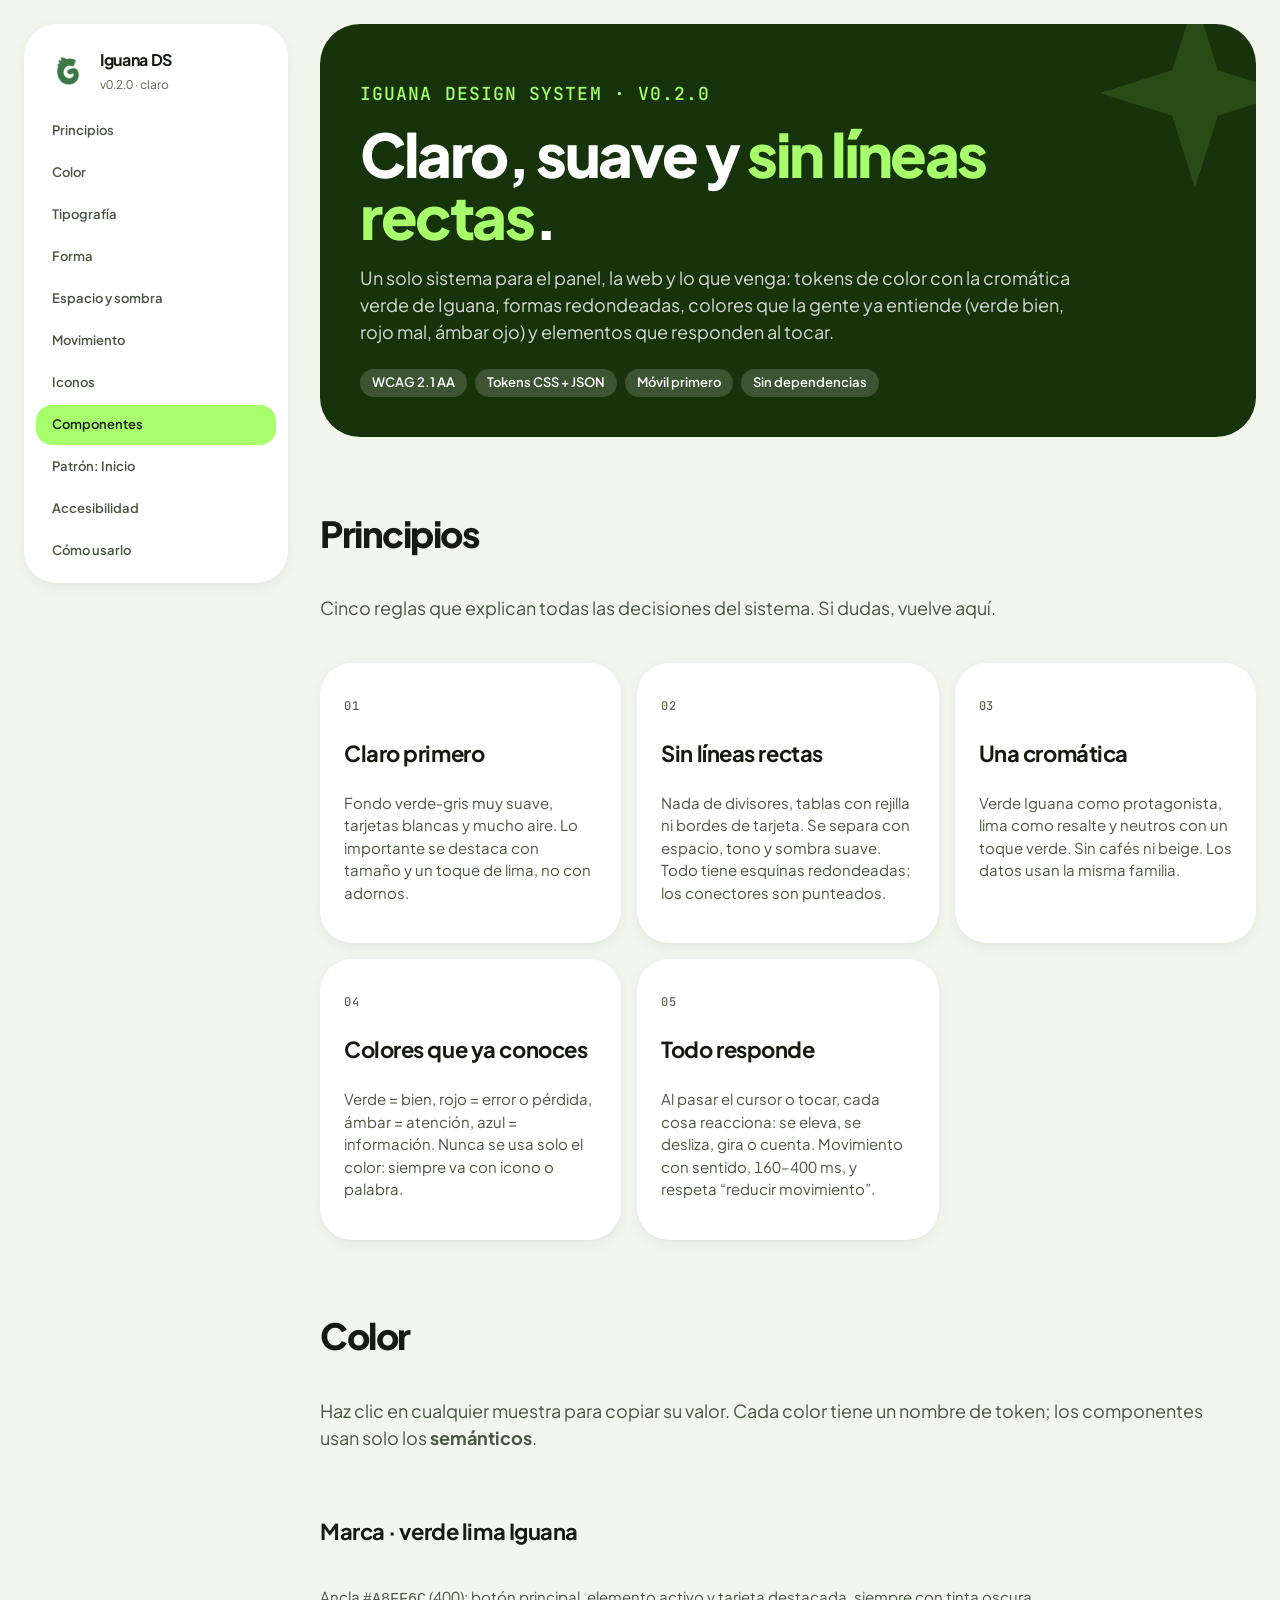
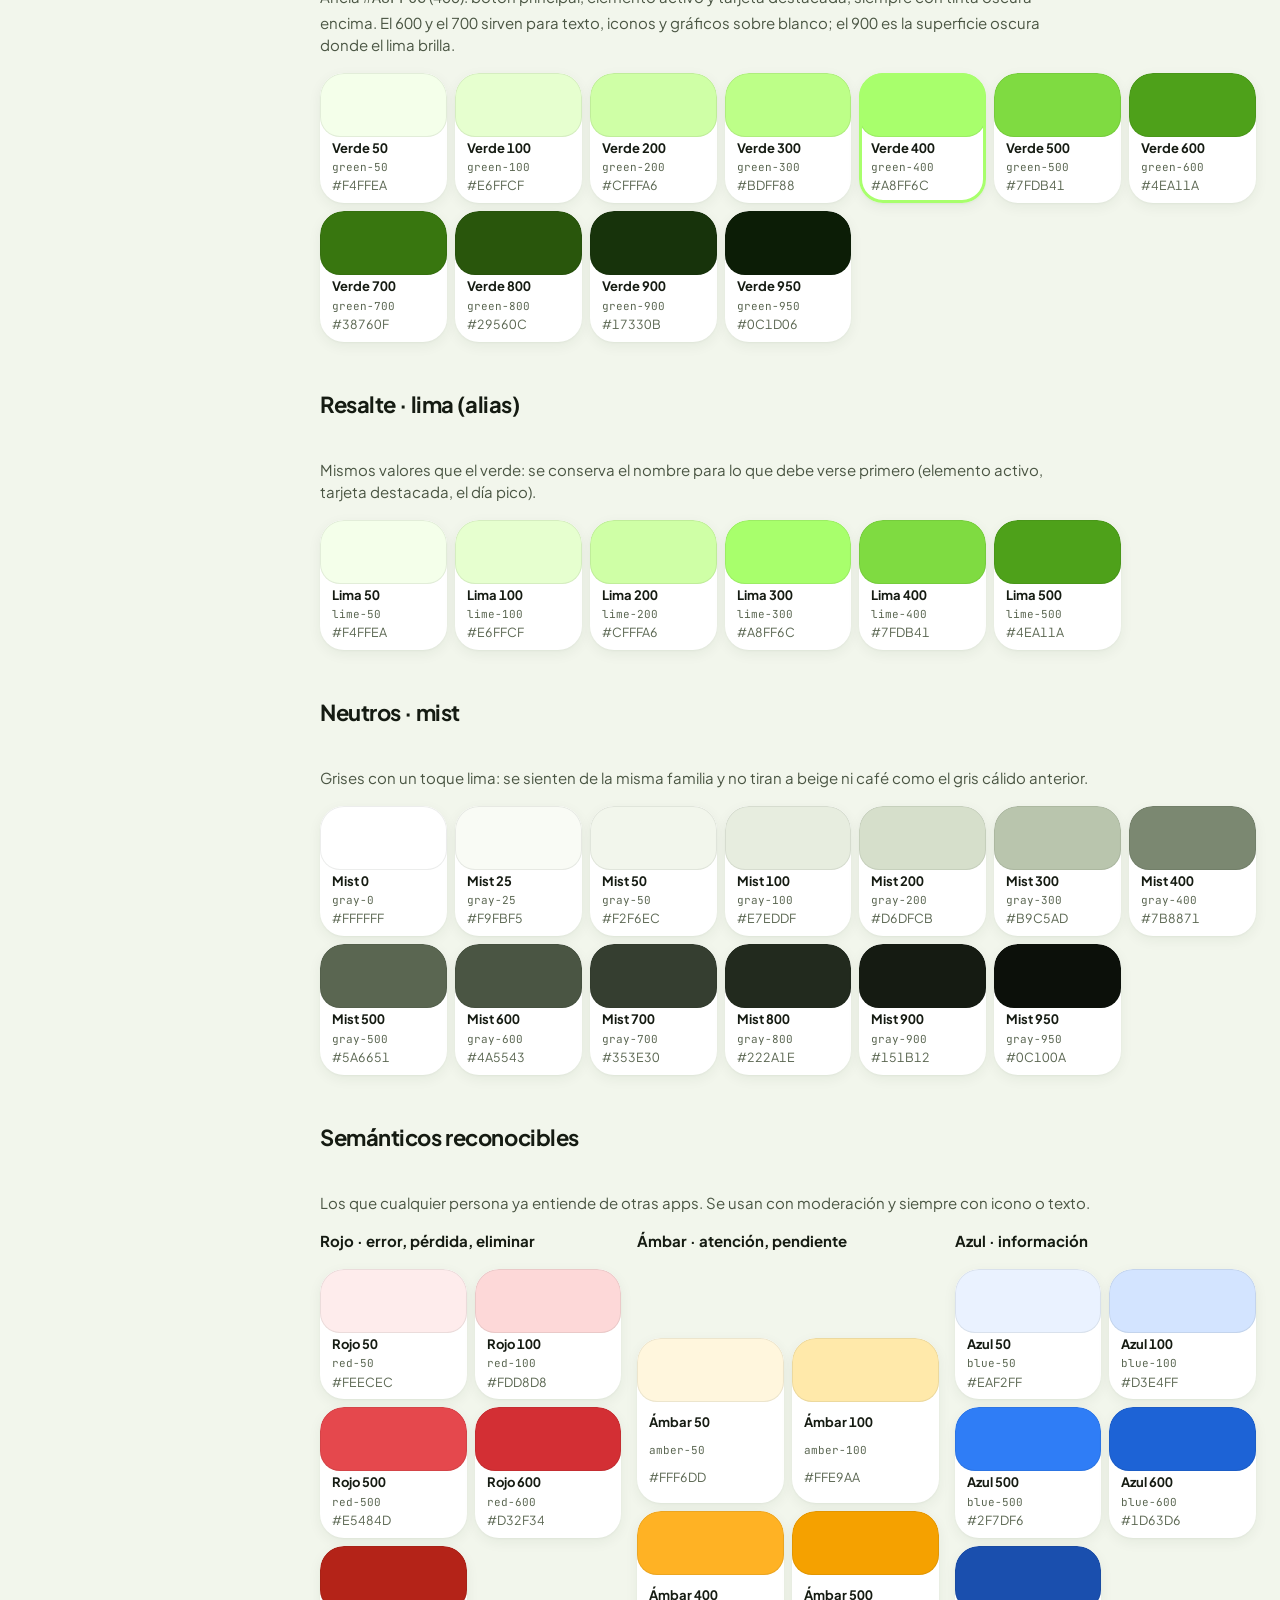
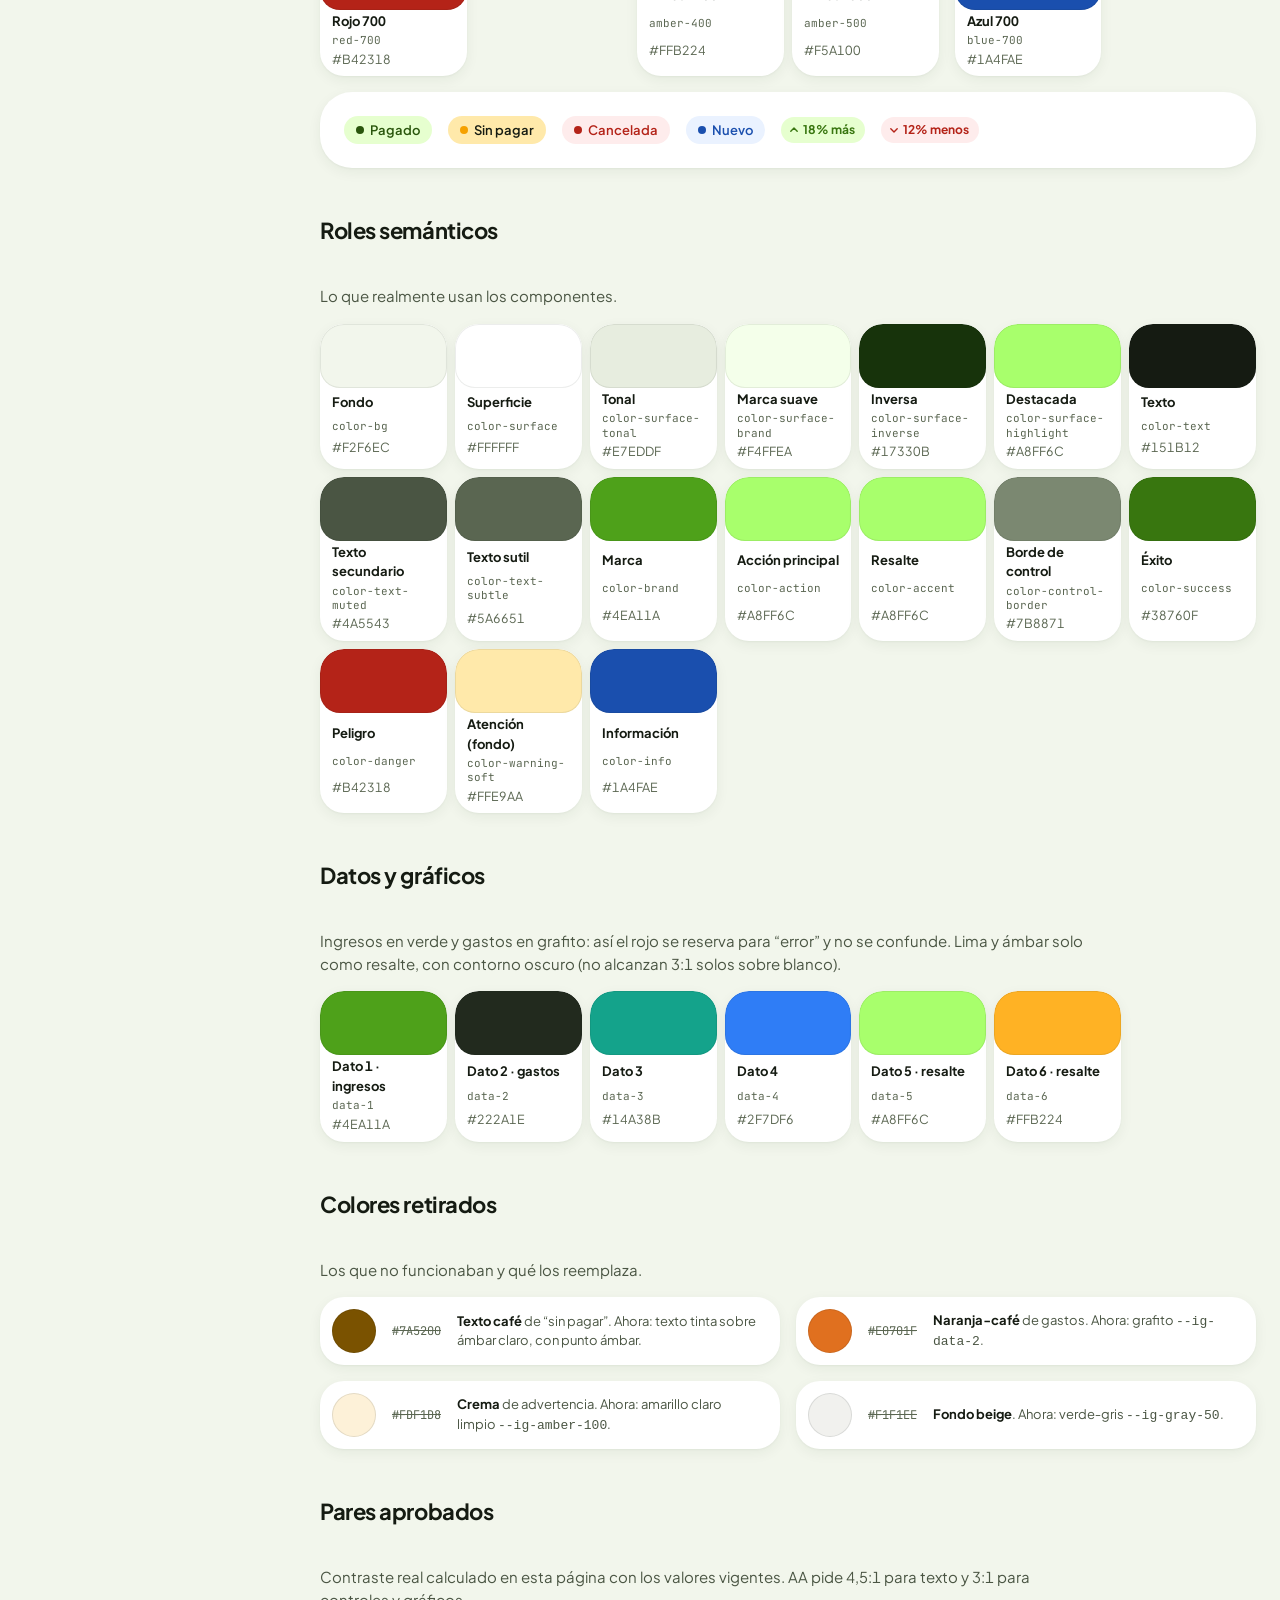
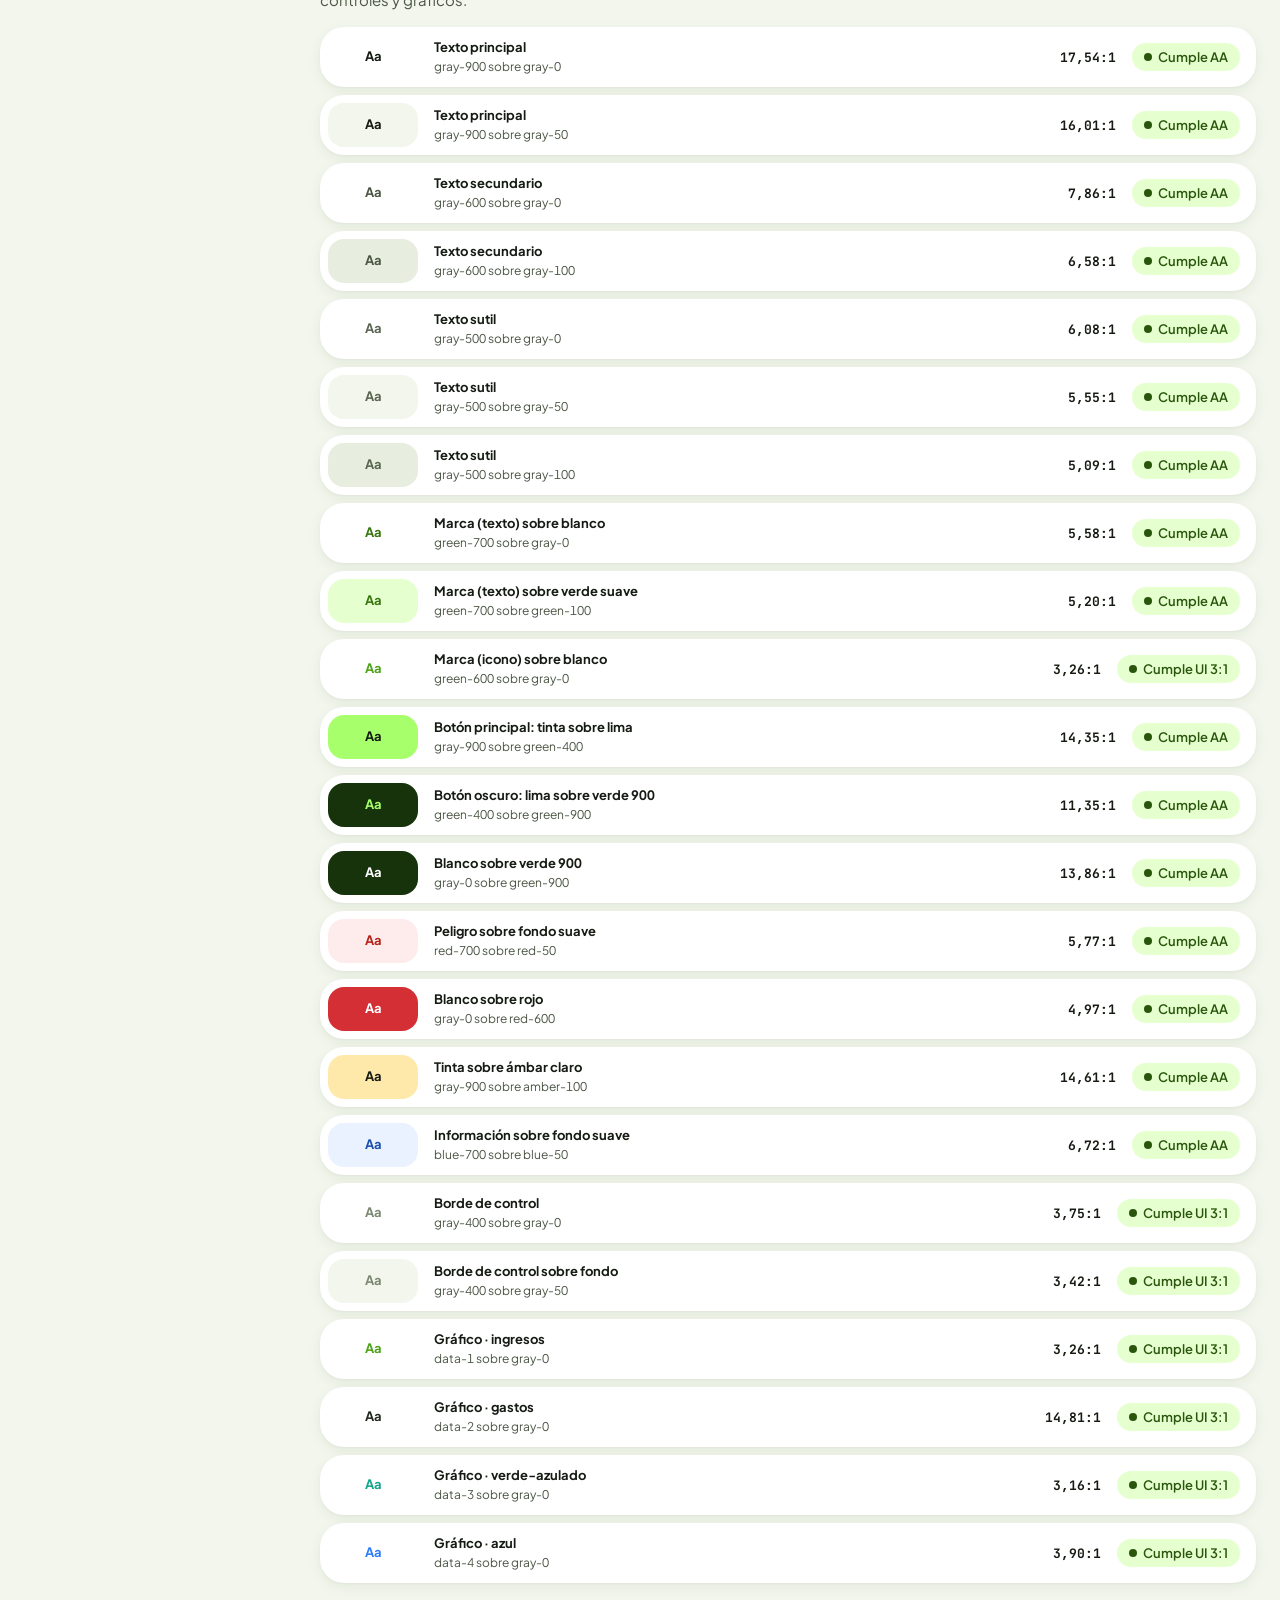
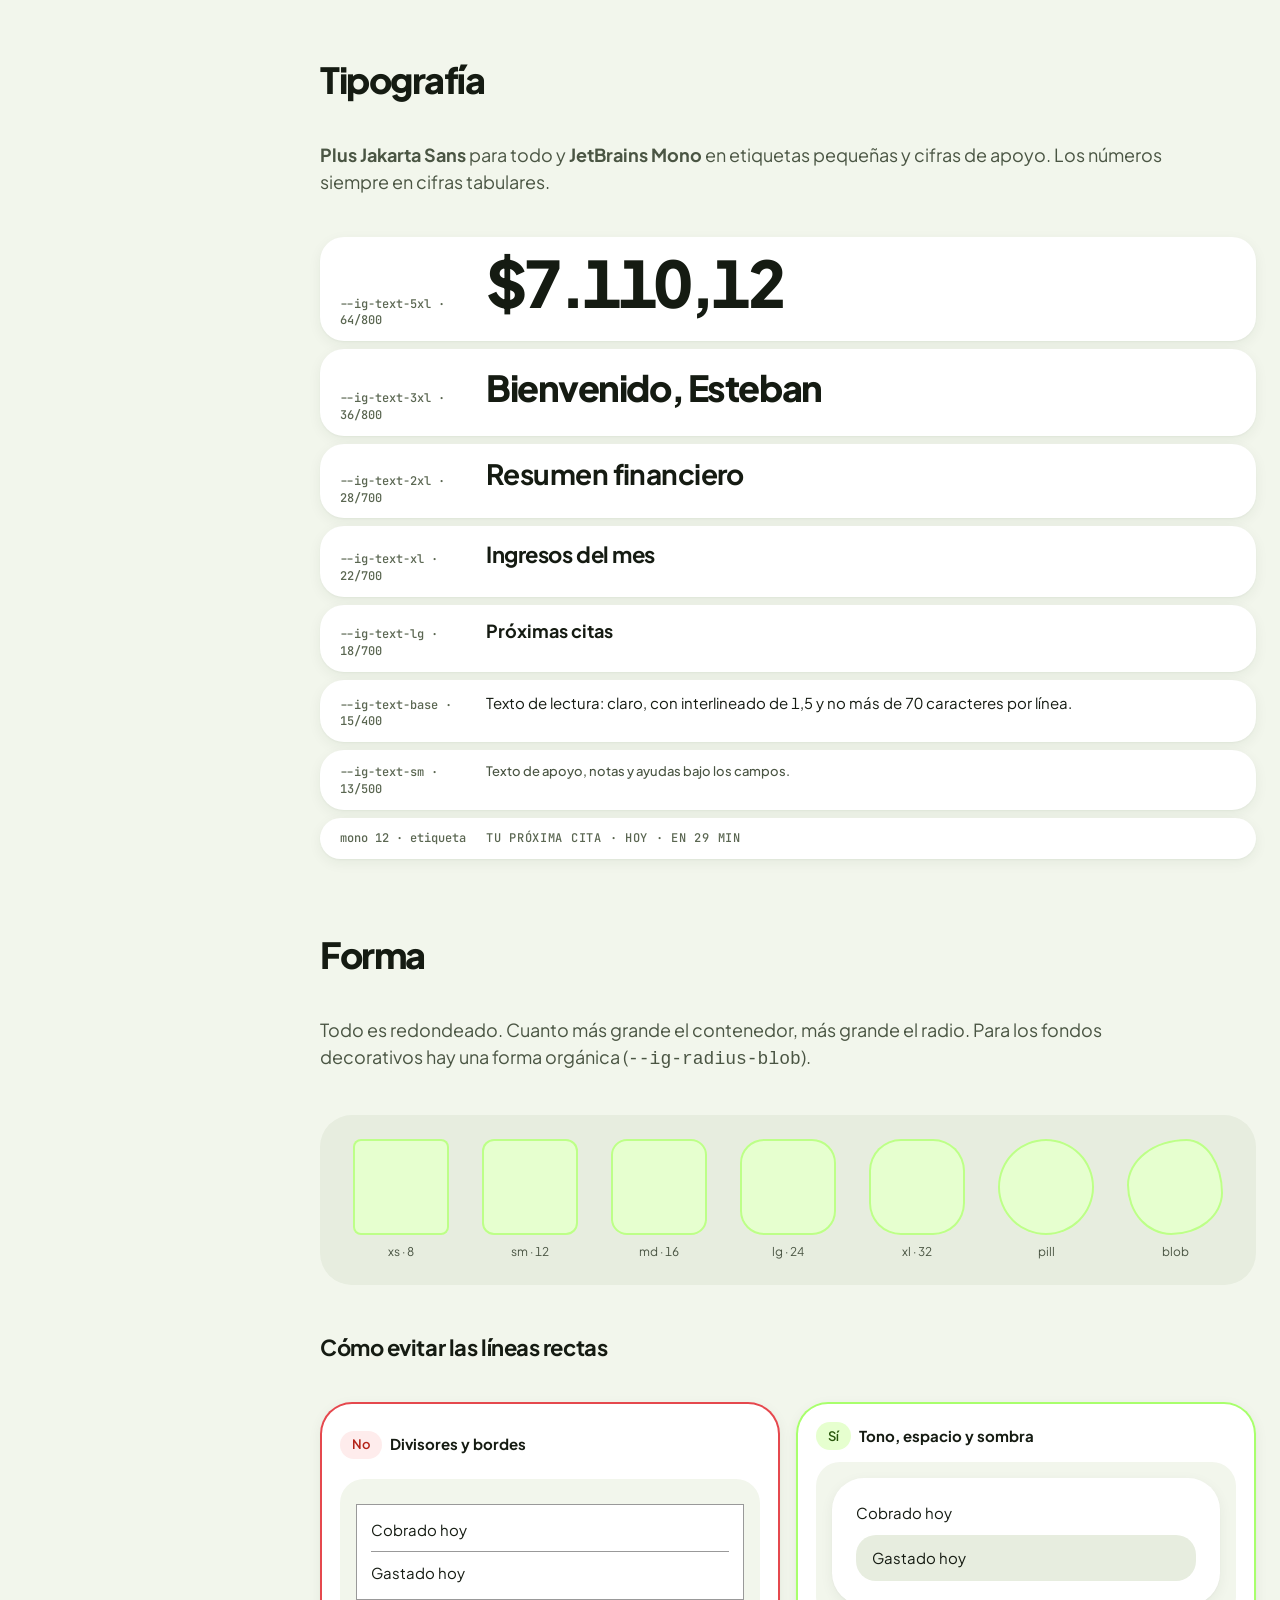
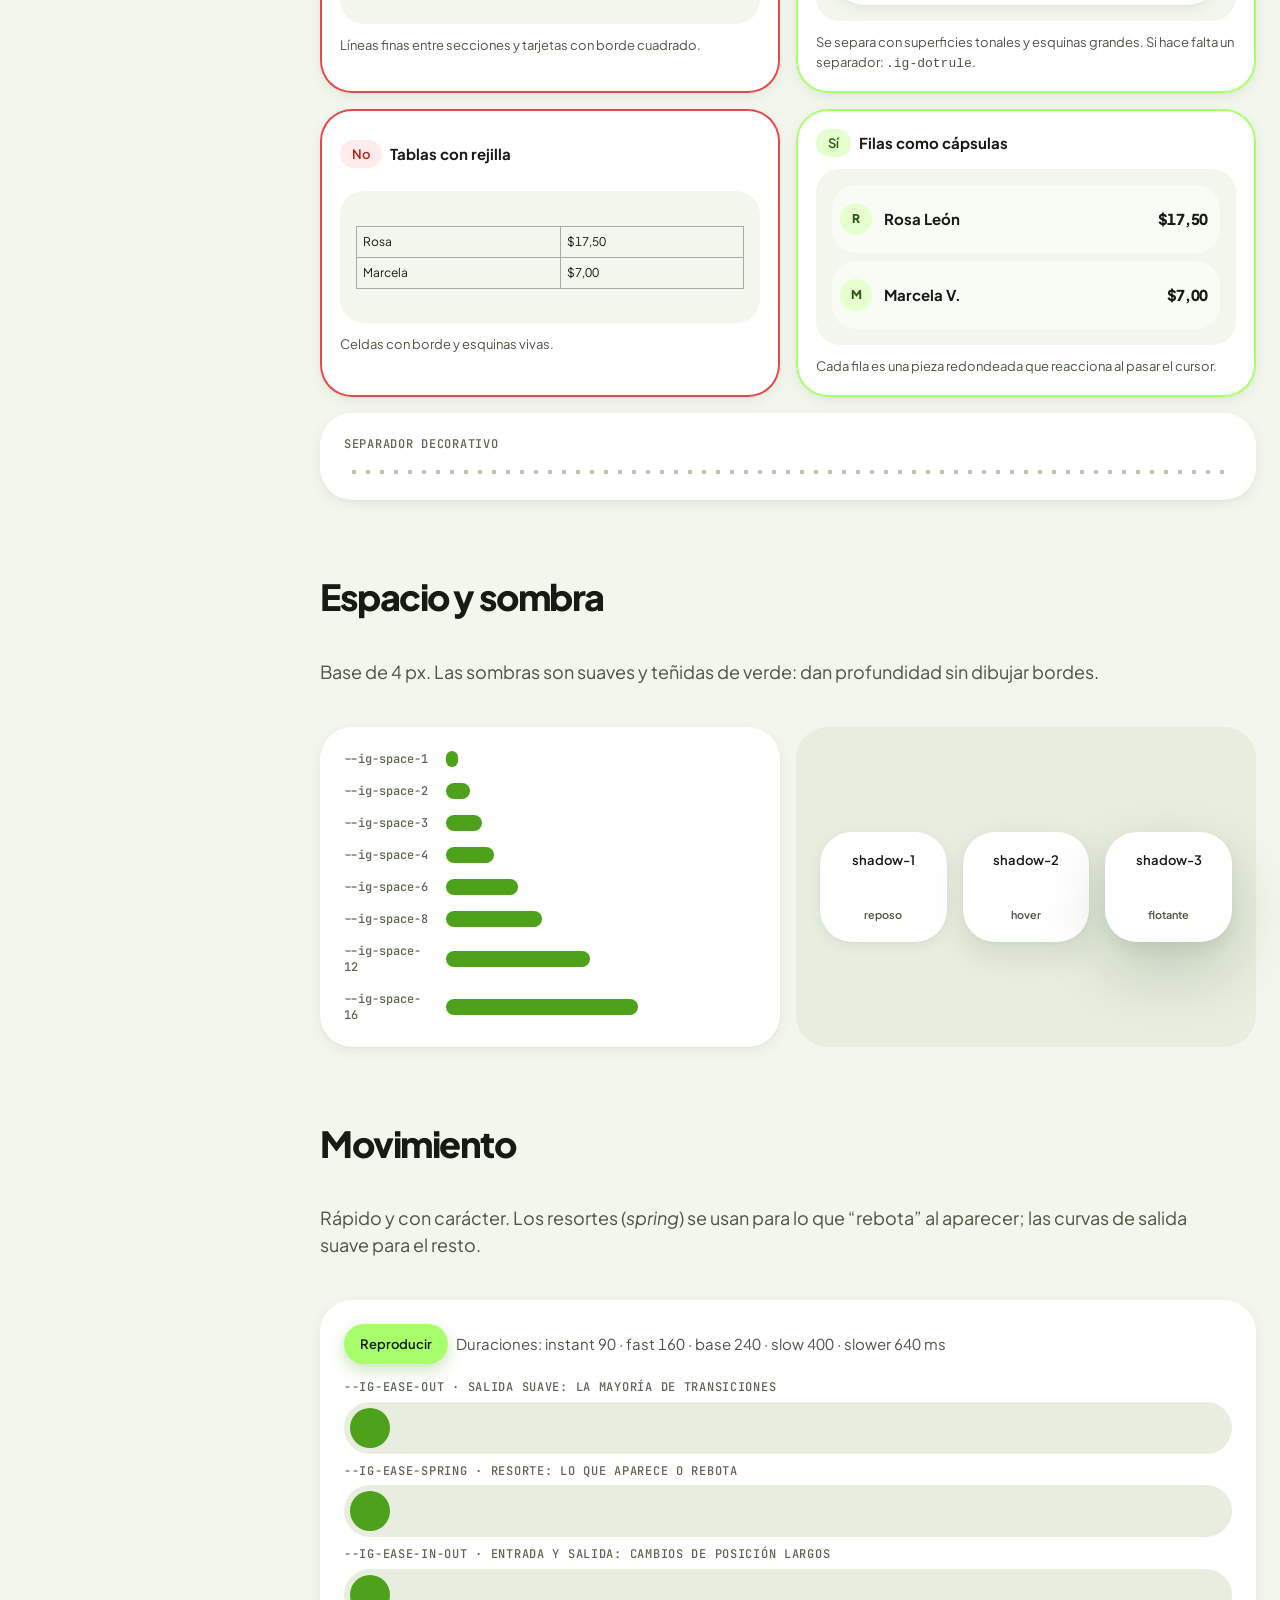
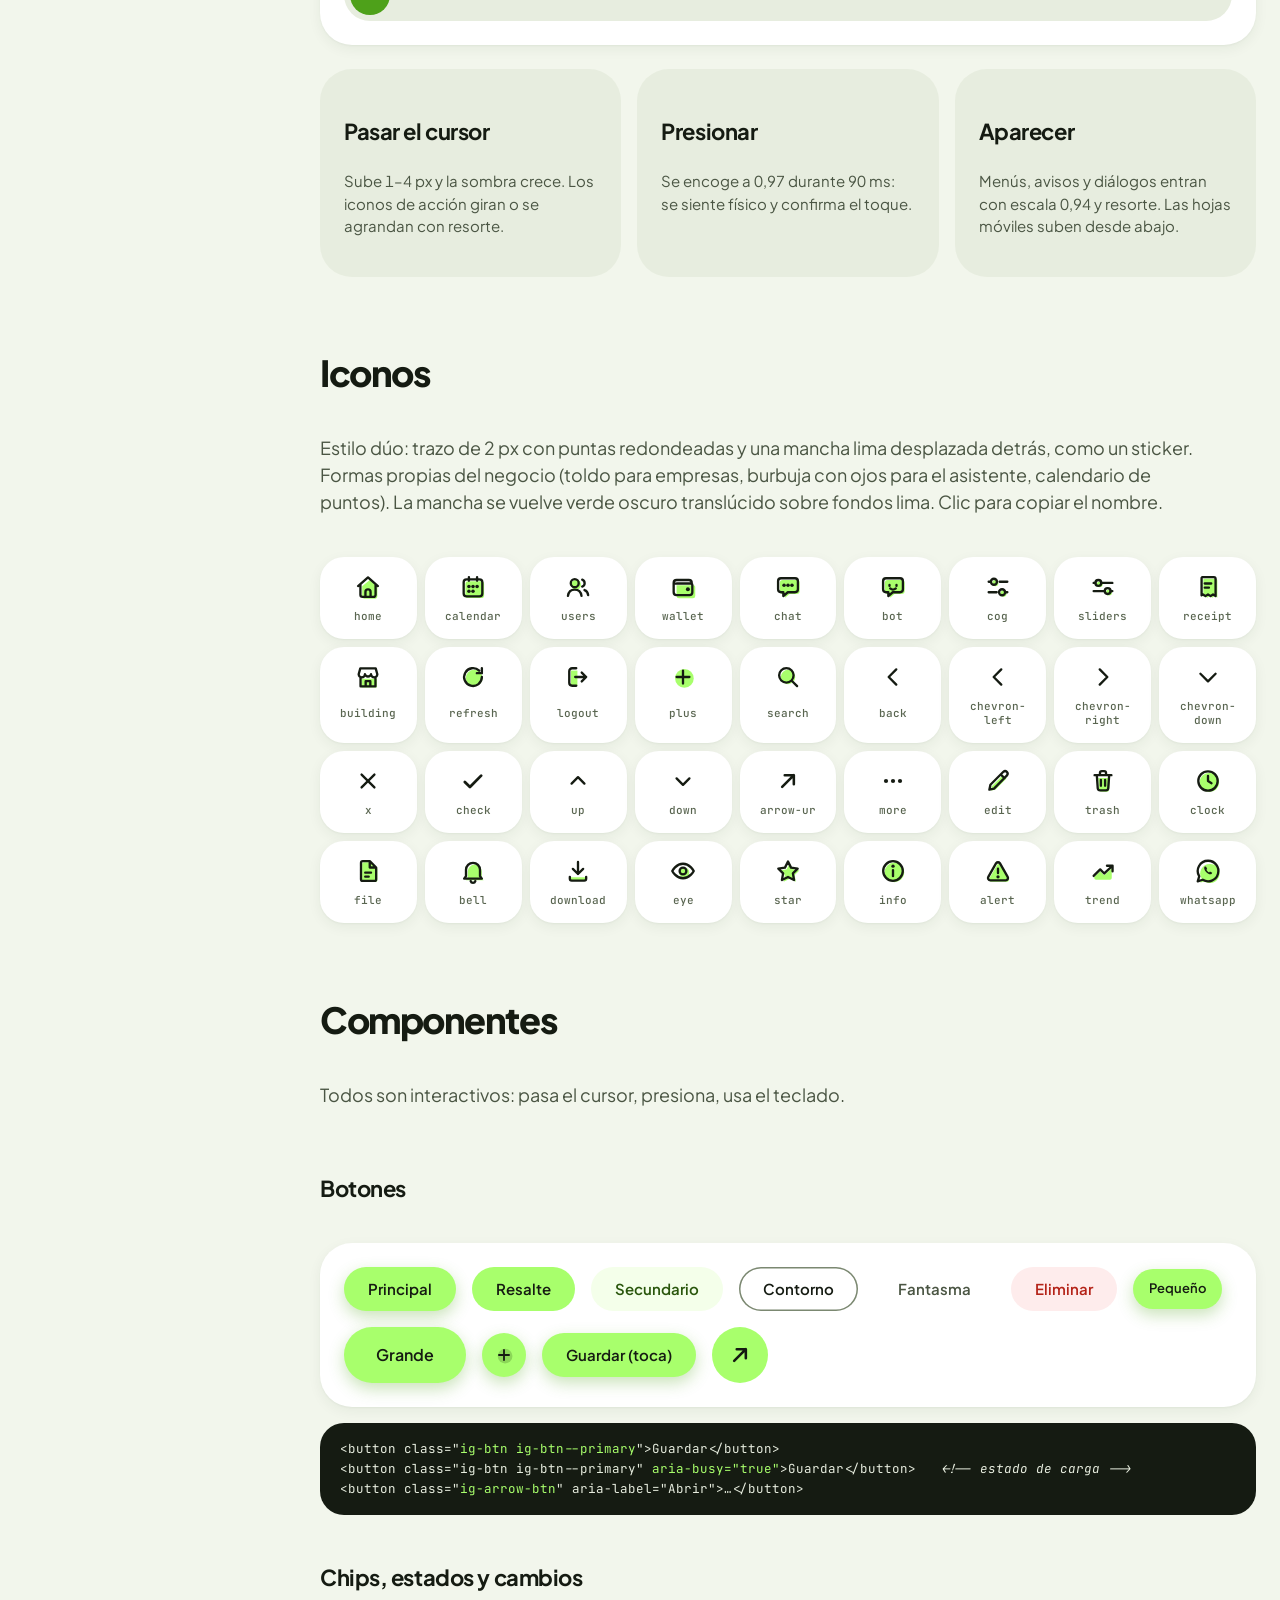
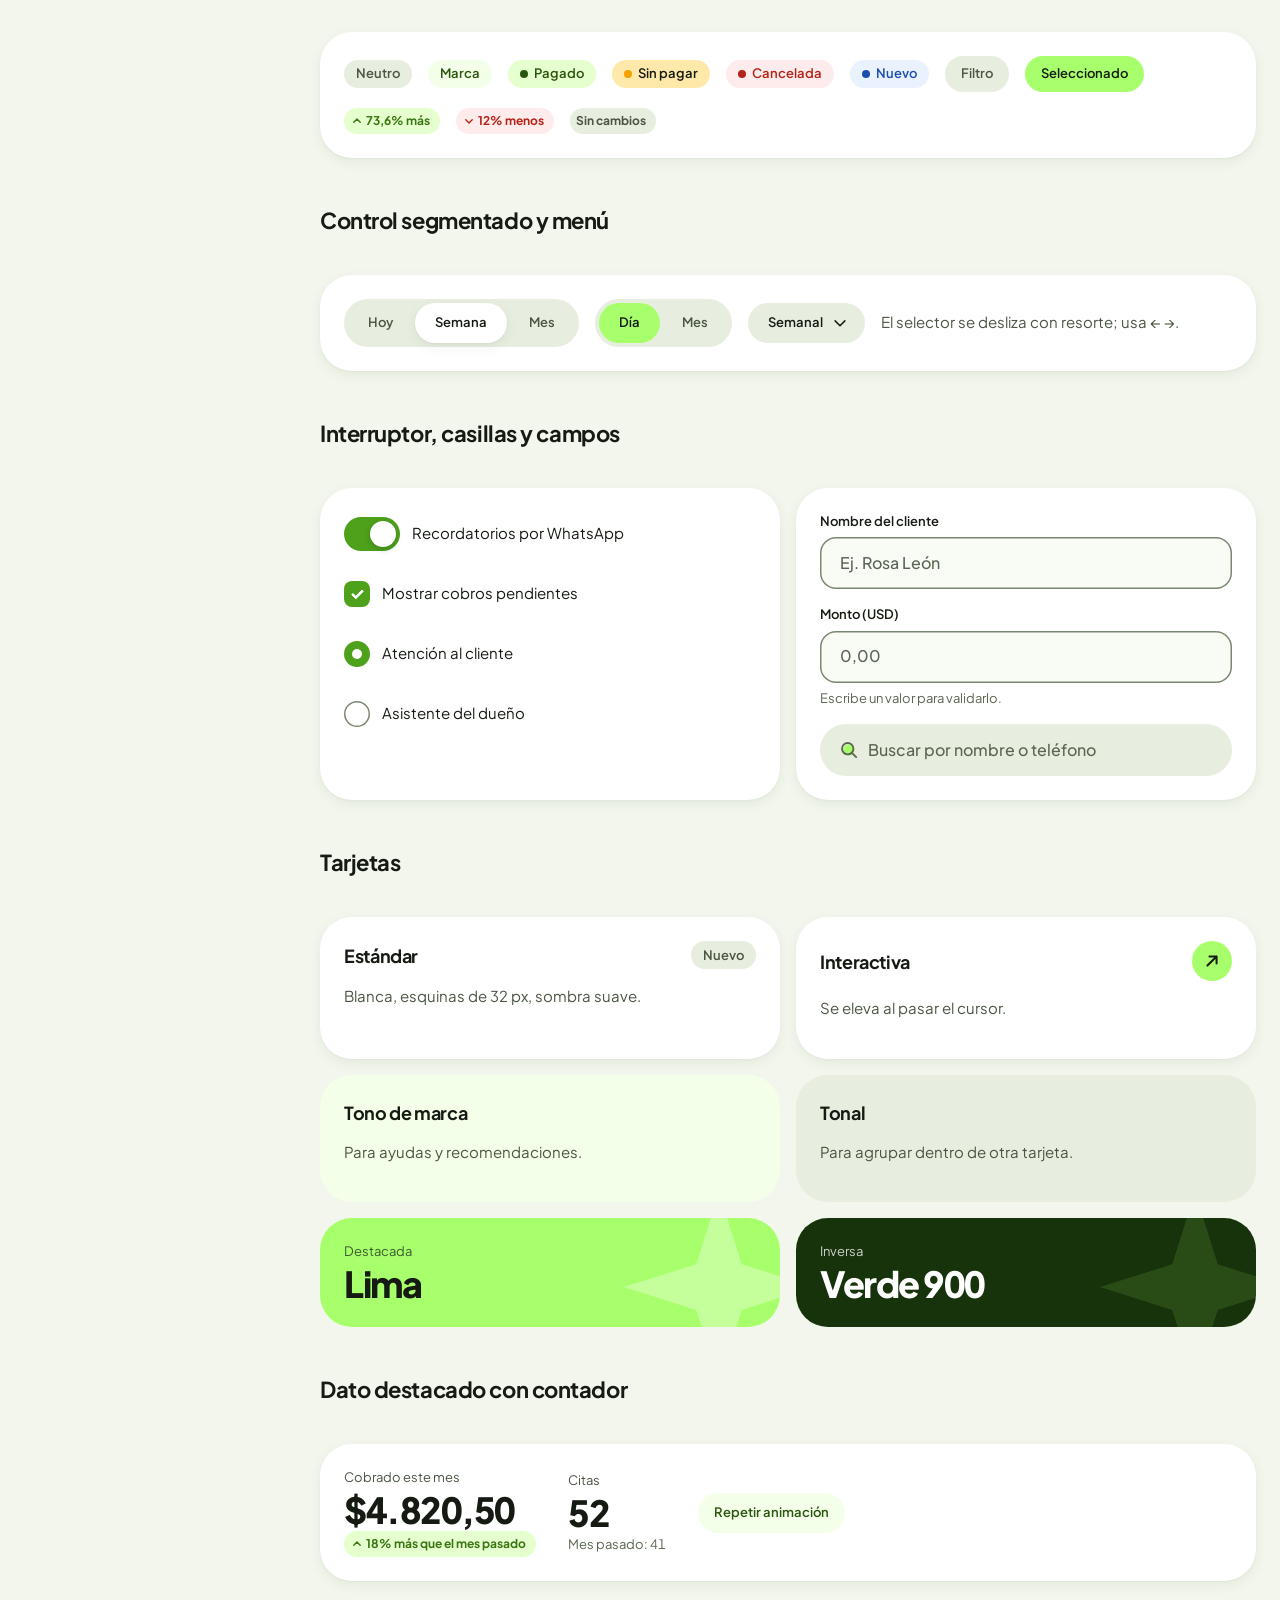
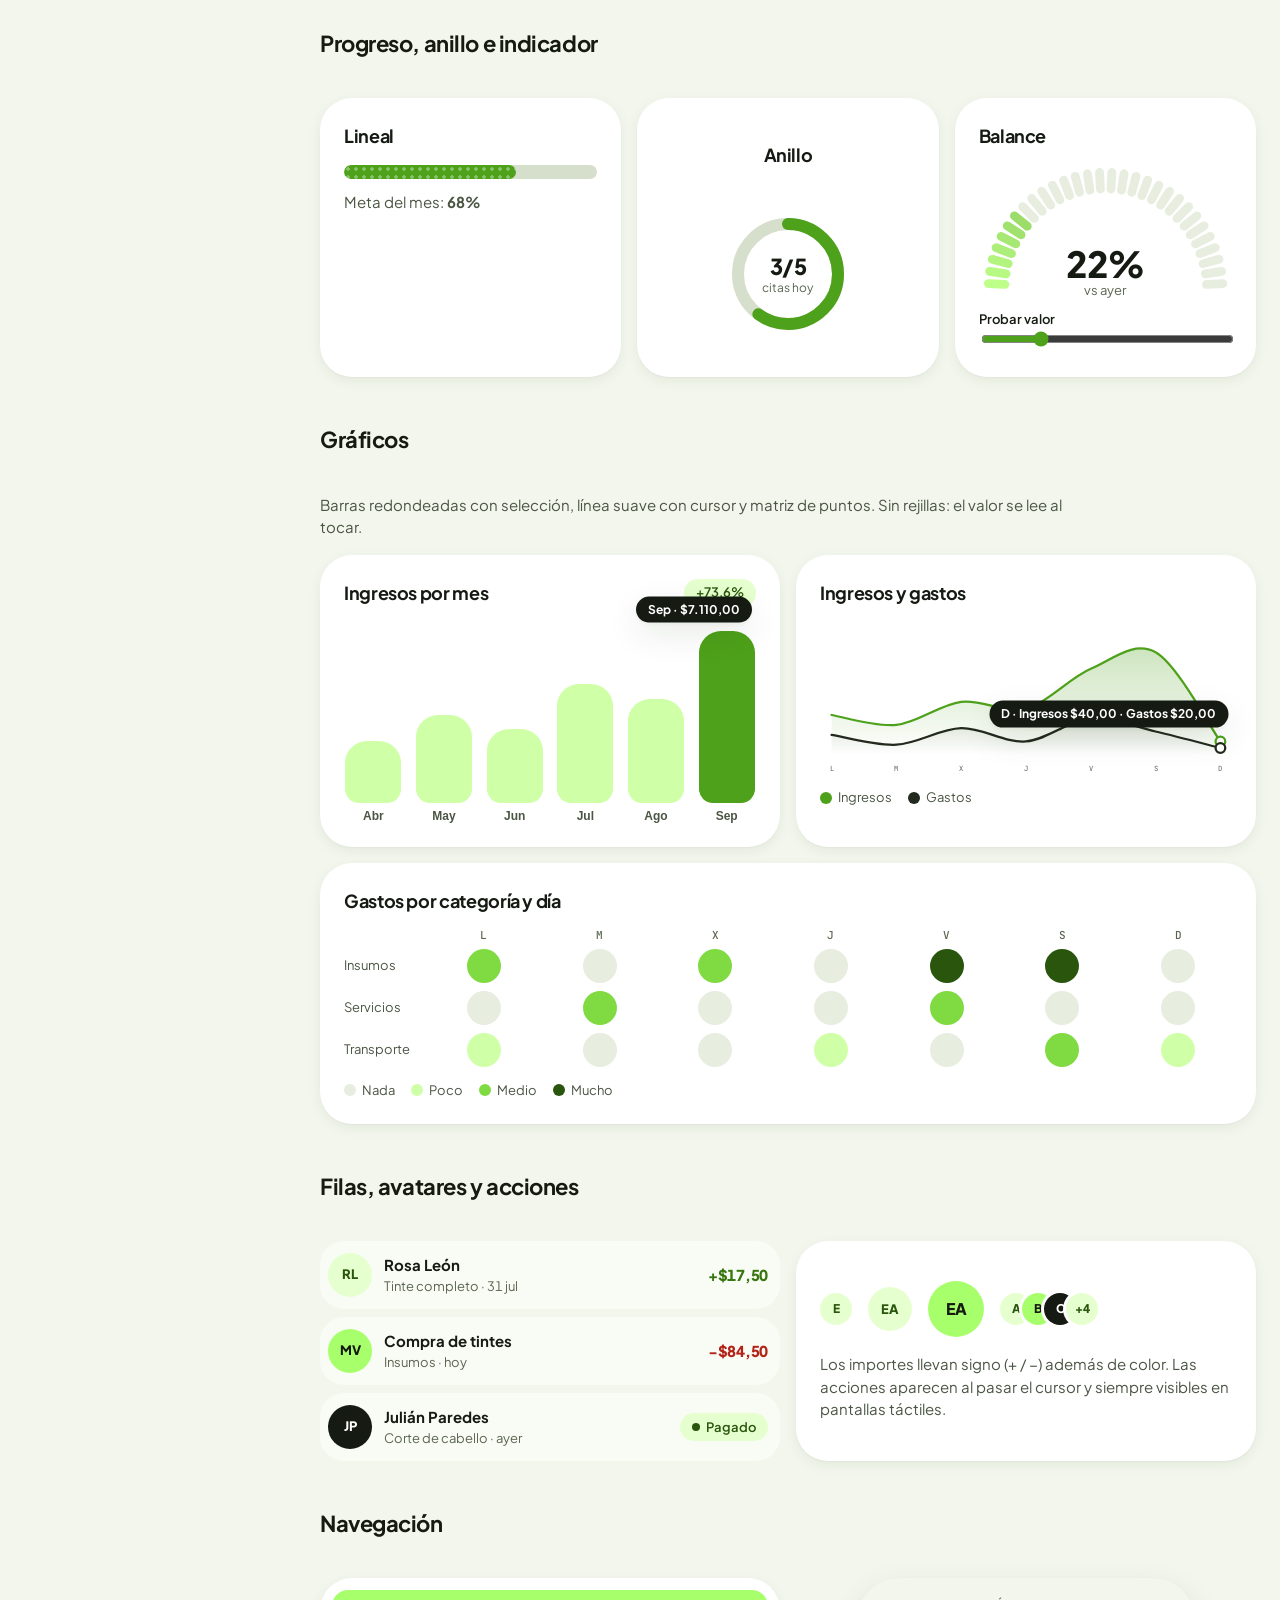
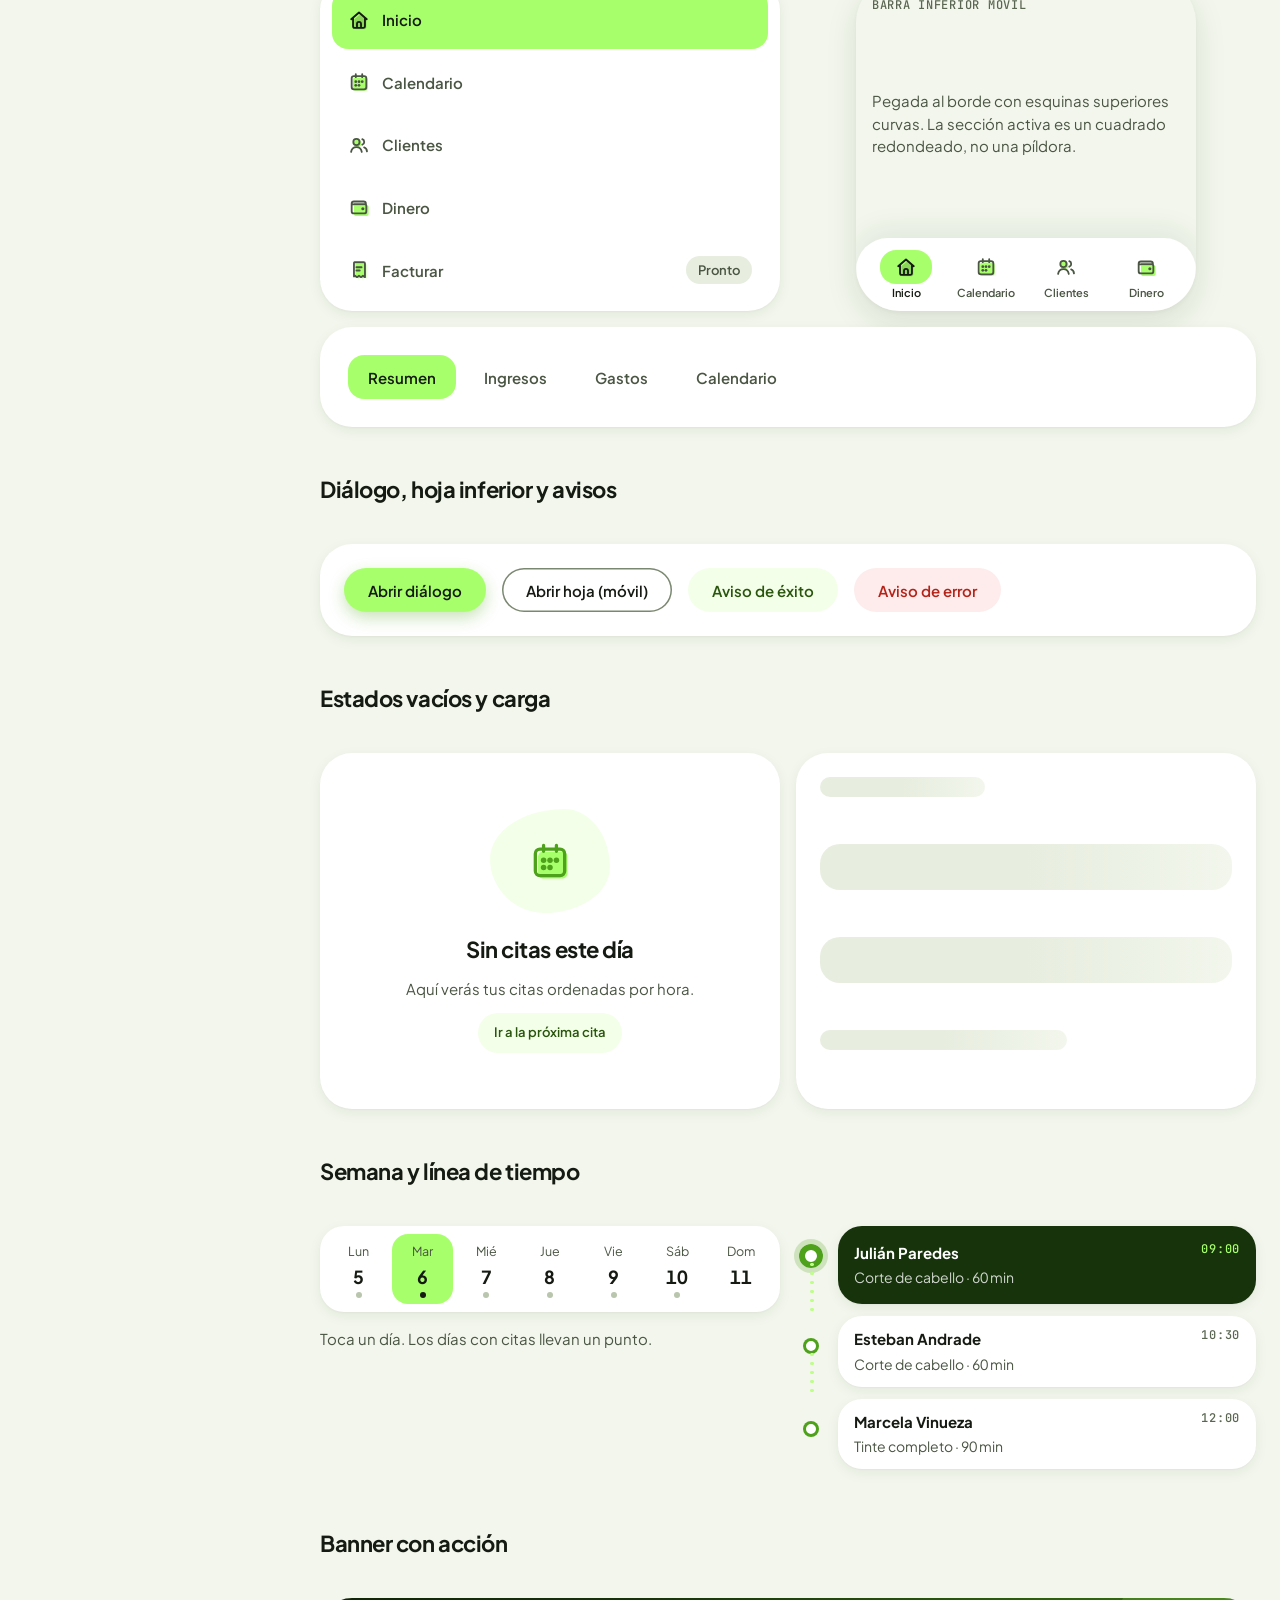
<file: design-system/iguana-design-system.html>
<!DOCTYPE html>
<html lang="es">
<head>
<meta charset="UTF-8" />
<meta name="viewport" content="width=device-width, initial-scale=1, viewport-fit=cover" />
<title>Iguana Design System</title>
<meta name="description" content="Tokens, componentes y patrones reutilizables de Iguana: claro, redondeado y sin líneas rectas." />
<meta name="theme-color" content="#f1f5f2" />
<link rel="icon" type="image/png" sizes="32x32" href="[data-uri]" />
<link rel="preconnect" href="https://fonts.googleapis.com" />
<link rel="preconnect" href="https://fonts.gstatic.com" crossorigin />
<link href="https://fonts.googleapis.com/css2?family=Plus+Jakarta+Sans:wght@400;500;600;700;800&family=JetBrains+Mono:wght@400;500;700&display=swap" rel="stylesheet" />
<style>
/* =========================================================
   Iguana Design System — tokens  ·  v0.2.0
   Fuente única de verdad. Todo lo demás (components.css, tokens.json,
   la documentación) se alimenta de estas variables.

   Capas:  1) primitivos  →  2) semánticos  →  3) forma, tipografía, movimiento
   Regla:  los componentes usan SOLO tokens semánticos (--ig-color-*),
           nunca un primitivo ni un hex suelto.
   ========================================================= */

:root {
  color-scheme: light;

  /* ---------------------------------------------------------
     1. PRIMITIVOS
     --------------------------------------------------------- */

  /* Marca · verde lima Iguana (ancla #A8FF6C = 400).
     Del 50 al 400 son fondos y resaltes; del 600 al 950, texto y superficies oscuras. */
  --ig-green-50:  #F4FFEA;
  --ig-green-100: #E6FFCF;
  --ig-green-200: #CFFFA6;
  --ig-green-300: #BDFF88;
  --ig-green-400: #A8FF6C;   /* color principal */
  --ig-green-500: #7FDB41;
  --ig-green-600: #4EA11A;   /* ≥3:1 sobre blanco: iconos, gráficos, controles */
  --ig-green-700: #38760F;   /* ≥4.5:1 sobre blanco: texto de marca, enlaces */
  --ig-green-800: #29560C;
  --ig-green-900: #17330B;   /* superficie oscura: hero, tarjeta inversa */
  --ig-green-950: #0C1D06;

  /* Resalte · lima. Es la misma familia que el verde (alias): se conserva el nombre
     para las tarjetas y botones que "hay que ver primero". */
  --ig-lime-50:  var(--ig-green-50);
  --ig-lime-100: var(--ig-green-100);
  --ig-lime-200: var(--ig-green-200);
  --ig-lime-300: var(--ig-green-400);
  --ig-lime-400: var(--ig-green-500);
  --ig-lime-500: var(--ig-green-600);

  /* Neutros "mist": gris con un toque lima. Sin tonos beige ni café. */
  --ig-gray-0:   #FFFFFF;
  --ig-gray-25:  #F9FBF5;
  --ig-gray-50:  #F2F6EC;
  --ig-gray-100: #E7EDDF;
  --ig-gray-200: #D6DFCB;
  --ig-gray-300: #B9C5AD;
  --ig-gray-400: #7B8871;   /* ≥3:1 sobre blanco: bordes de controles */
  --ig-gray-500: #5A6651;   /* ≥4.5:1 sobre blanco, fondo y tonal */
  --ig-gray-600: #4A5543;
  --ig-gray-700: #353E30;
  --ig-gray-800: #222A1E;
  --ig-gray-900: #151B12;
  --ig-gray-950: #0C100A;

  /* Semánticos que la gente ya reconoce en otras apps */
  --ig-red-50:  #FEECEC;   /* error · pérdida · eliminar */
  --ig-red-100: #FDD8D8;
  --ig-red-500: #E5484D;
  --ig-red-600: #D32F34;
  --ig-red-700: #B42318;

  --ig-amber-50:  #FFF6DD; /* atención · pendiente (nunca café) */
  --ig-amber-100: #FFE9AA;
  --ig-amber-400: #FFB224;
  --ig-amber-500: #F5A100;

  --ig-blue-50:  #EAF2FF;  /* información · enlaces externos */
  --ig-blue-100: #D3E4FF;
  --ig-blue-500: #2F7DF6;
  --ig-blue-600: #1D63D6;
  --ig-blue-700: #1A4FAE;

  /* Apoyo para gráficos (análogo al verde) */
  --ig-teal-100: #CFF3EC;
  --ig-teal-500: #14A38B;
  --ig-teal-600: #0E8774;

  /* ---------------------------------------------------------
     2. SEMÁNTICOS (lo que usan los componentes)
     --------------------------------------------------------- */

  /* Superficies */
  --ig-color-bg:              var(--ig-gray-50);
  --ig-color-surface:         var(--ig-gray-0);
  --ig-color-surface-raised:  var(--ig-gray-0);
  --ig-color-surface-tonal:   var(--ig-gray-100);   /* filas, chips, pistas */
  --ig-color-surface-soft:    var(--ig-gray-25);    /* campos, filas sobre blanco */
  --ig-color-surface-brand:   var(--ig-green-50);
  --ig-color-surface-inverse: var(--ig-green-900);  /* hero oscuro, botón principal */
  --ig-color-surface-highlight: var(--ig-green-400); /* tarjeta destacada */
  --ig-color-scrim:           rgba(12, 29, 6, .55);

  /* Texto */
  --ig-color-text:            var(--ig-gray-900);
  --ig-color-text-muted:      var(--ig-gray-600);
  --ig-color-text-subtle:     var(--ig-gray-500);
  --ig-color-text-inverse:    var(--ig-gray-0);
  --ig-color-text-on-highlight: var(--ig-gray-900);
  --ig-color-text-brand:      var(--ig-green-700);
  --ig-color-link:            var(--ig-green-700);

  /* Marca y acciones */
  --ig-color-brand:           var(--ig-green-600);
  --ig-color-brand-hover:     var(--ig-green-700);
  --ig-color-action:          var(--ig-green-400);   /* botón principal: verde lima con tinta oscura */
  --ig-color-action-hover:    var(--ig-green-500);
  --ig-color-action-text:     var(--ig-gray-900);
  --ig-color-action-dark:     var(--ig-green-900);   /* botón oscuro, sobre fondos lima */
  --ig-color-action-dark-text: var(--ig-green-400);
  --ig-color-accent:          var(--ig-green-400);   /* seleccionado, resalte */
  --ig-color-accent-hover:    var(--ig-green-500);

  /* Controles */
  --ig-color-control-border:       var(--ig-gray-400);
  --ig-color-control-border-hover: var(--ig-gray-500);
  --ig-color-control-fill:         var(--ig-gray-25);
  --ig-color-control-off:          var(--ig-gray-400);
  --ig-color-focus:                rgba(78, 161, 26, .38);

  /* Retroalimentación (siempre acompañada de icono o texto, nunca solo color) */
  --ig-color-success:         var(--ig-green-700);
  --ig-color-success-soft:    var(--ig-green-100);
  --ig-color-danger:          var(--ig-red-700);
  --ig-color-danger-solid:    var(--ig-red-600);
  --ig-color-danger-soft:     var(--ig-red-50);
  --ig-color-warning:         var(--ig-gray-900);    /* texto oscuro sobre ámbar */
  --ig-color-warning-soft:    var(--ig-amber-100);
  --ig-color-warning-solid:   var(--ig-amber-400);
  --ig-color-info:            var(--ig-blue-700);
  --ig-color-info-soft:       var(--ig-blue-50);

  /* Datos (gráficos). Ingresos y gastos NO usan rojo: el rojo es "error". */
  --ig-data-1: var(--ig-green-600);   /* ingresos, serie principal */
  --ig-data-2: var(--ig-gray-800);    /* gastos, serie de contraste */
  --ig-data-3: var(--ig-teal-500);
  --ig-data-4: var(--ig-blue-500);
  --ig-data-5: var(--ig-green-400);    /* solo resalte, con contorno oscuro */
  --ig-data-6: var(--ig-amber-400);   /* solo resalte, con contorno oscuro */
  --ig-data-track: var(--ig-gray-200);
  --ig-data-heat-0: var(--ig-gray-100);
  --ig-data-heat-1: var(--ig-green-200);
  --ig-data-heat-2: var(--ig-green-500);
  --ig-data-heat-3: var(--ig-green-800);

  /* ---------------------------------------------------------
     3. FORMA · TIPOGRAFÍA · MOVIMIENTO
     --------------------------------------------------------- */

  /* Forma: nada de esquinas rectas */
  --ig-radius-xs:   8px;
  --ig-radius-sm:   12px;
  --ig-radius-md:   16px;
  --ig-radius-lg:   24px;
  --ig-radius-xl:   32px;
  --ig-radius-pill: 999px;
  --ig-radius-blob: 62% 38% 54% 46% / 48% 56% 44% 52%;   /* formas orgánicas decorativas */

  /* Elevación: sombras suaves teñidas de verde, sin bordes duros */
  --ig-shadow-1: 0 1px 2px rgba(23, 51, 11, .04), 0 4px 14px rgba(23, 51, 11, .06);
  --ig-shadow-2: 0 2px 4px rgba(23, 51, 11, .04), 0 12px 32px rgba(23, 51, 11, .10);
  --ig-shadow-3: 0 8px 16px rgba(23, 51, 11, .06), 0 28px 64px rgba(23, 51, 11, .18);
  --ig-shadow-focus: 0 0 0 4px var(--ig-color-focus);

  /* Espaciado (base 4px) */
  --ig-space-1:  4px;
  --ig-space-2:  8px;
  --ig-space-3:  12px;
  --ig-space-4:  16px;
  --ig-space-5:  20px;
  --ig-space-6:  24px;
  --ig-space-8:  32px;
  --ig-space-10: 40px;
  --ig-space-12: 48px;
  --ig-space-16: 64px;

  /* Tipografía */
  --ig-font-sans: "Plus Jakarta Sans", system-ui, -apple-system, "Segoe UI", Roboto, sans-serif;
  --ig-font-mono: "JetBrains Mono", ui-monospace, "SF Mono", Menlo, monospace;

  --ig-text-2xs:  11px;
  --ig-text-xs:   12px;
  --ig-text-sm:   13px;
  --ig-text-base: 15px;
  --ig-text-md:   16px;
  --ig-text-lg:   18px;
  --ig-text-xl:   22px;
  --ig-text-2xl:  28px;
  --ig-text-3xl:  36px;
  --ig-text-4xl:  48px;
  --ig-text-5xl:  64px;

  --ig-weight-regular:   400;
  --ig-weight-medium:    500;
  --ig-weight-semibold:  600;
  --ig-weight-bold:      700;
  --ig-weight-extrabold: 800;

  --ig-leading-tight:  1.05;
  --ig-leading-snug:   1.25;
  --ig-leading-normal: 1.5;

  --ig-tracking-display: -.04em;
  --ig-tracking-title:   -.02em;
  --ig-tracking-label:   .06em;

  /* Movimiento */
  --ig-dur-instant: 90ms;
  --ig-dur-fast:    160ms;
  --ig-dur-base:    240ms;
  --ig-dur-slow:    400ms;
  --ig-dur-slower:  640ms;
  --ig-ease-out:    cubic-bezier(.2, .7, .2, 1);
  --ig-ease-in-out: cubic-bezier(.65, 0, .35, 1);
  --ig-ease-spring: cubic-bezier(.34, 1.56, .64, 1);

  /* Capas */
  --ig-z-raised:   10;
  --ig-z-nav:      20;
  --ig-z-dropdown: 40;
  --ig-z-dialog:   60;
  --ig-z-toast:    80;

  /* Tamaños táctiles */
  --ig-target-min: 44px;
}

/* =========================================================
   Iguana Design System — componentes  ·  v0.2.0
   Requiere tokens.css. Prefijo ig-, nombres tipo BEM.

   Principios de forma
   · Sin líneas rectas decorativas: nada de divisores, bordes de tarjeta ni rejillas.
     Se separa con espacio, tono de superficie y sombra suave.
   · Todo redondeado: radios 12–32 px, píldoras y círculos.
   · Los únicos contornos permitidos son los de controles interactivos (campos,
     casillas, interruptores): ayudan a verlos (≥3:1) y también van redondeados.
   ========================================================= */

.ig-root {
  margin: 0;
  background: var(--ig-color-bg);
  color: var(--ig-color-text);
  font: var(--ig-weight-regular) var(--ig-text-base)/var(--ig-leading-normal) var(--ig-font-sans);
  font-variant-numeric: tabular-nums;
  -webkit-font-smoothing: antialiased;
}
.ig-root *, .ig-root *::before, .ig-root *::after { box-sizing: border-box; }
.ig-root [hidden] { display: none !important; }

/* ---------- Utilidades de texto ---------- */
.ig-eyebrow { font: var(--ig-weight-medium) var(--ig-text-xs)/1.3 var(--ig-font-mono); letter-spacing: var(--ig-tracking-label); text-transform: uppercase; color: var(--ig-color-text-subtle); }
.ig-display { font-size: var(--ig-text-5xl); font-weight: var(--ig-weight-extrabold); letter-spacing: var(--ig-tracking-display); line-height: var(--ig-leading-tight); }
.ig-title   { font-size: var(--ig-text-2xl); font-weight: var(--ig-weight-bold); letter-spacing: var(--ig-tracking-title); line-height: var(--ig-leading-snug); }
.ig-muted   { color: var(--ig-color-text-muted); }
.ig-sr-only { position: absolute; width: 1px; height: 1px; overflow: hidden; clip: rect(0 0 0 0); white-space: nowrap; }

/* ---------- Icono ---------- */
.ig-icon { width: 22px; height: 22px; flex: none; fill: none; stroke: currentColor; stroke-width: 2; stroke-linecap: round; stroke-linejoin: round; }
/* Mancha de color de los iconos (ver icons.js). Sobre fondos lima pasa a un verde oscuro translúcido. */
.ig-root { --ig-icon-tint: var(--ig-green-400); }
.ig-btn--primary, .ig-btn--accent, .ig-arrow-btn, .ig-card--highlight, .ig-nav-item[aria-current="page"], .ig-tabbar__item[aria-current="page"] .ig-tabbar__icon,
.ig-tab[aria-selected="true"], button.ig-chip[aria-pressed="true"], .ig-round-btn--ok, .ig-avatar--accent, .ig-toast__icon, .ig-week__day[aria-current="date"] { --ig-icon-tint: rgba(23, 51, 11, .2); }
.ig-icon--sm { width: 18px; height: 18px; }
.ig-icon--lg { width: 28px; height: 28px; }
.ig-icon--xl { width: 56px; height: 56px; stroke-width: 1.8; }

/* Anillo de foco: resplandor suave, nunca línea recta */
.ig-root :focus-visible { outline: 2px solid var(--ig-color-brand); outline-offset: 2px; box-shadow: var(--ig-shadow-focus); border-radius: var(--ig-radius-sm); }

/* ---------- Botón ---------- */
.ig-btn {
  --_bg: var(--ig-color-surface); --_fg: var(--ig-color-text); --_bg-hover: var(--ig-color-surface-tonal);
  position: relative; display: inline-flex; align-items: center; justify-content: center; gap: var(--ig-space-2);
  min-height: var(--ig-target-min); padding: 0 var(--ig-space-6);
  border: 0; border-radius: var(--ig-radius-pill);
  background: var(--_bg); color: var(--_fg);
  box-shadow: inset 0 0 0 1.5px var(--ig-color-control-border);
  font: var(--ig-weight-semibold) var(--ig-text-base)/1 var(--ig-font-sans); text-decoration: none; white-space: nowrap; cursor: pointer;
  transition: background var(--ig-dur-fast) var(--ig-ease-out), box-shadow var(--ig-dur-fast) var(--ig-ease-out), transform var(--ig-dur-fast) var(--ig-ease-out);
}
.ig-btn:hover { background: var(--_bg-hover); transform: translateY(-1px); }
.ig-btn:active { transform: scale(.97); transition-duration: var(--ig-dur-instant); }
.ig-btn:disabled, .ig-btn[aria-disabled="true"] { opacity: .45; cursor: not-allowed; transform: none; }
.ig-btn--primary   { --_bg: var(--ig-color-action); --_fg: var(--ig-color-action-text); --_bg-hover: var(--ig-color-action-hover); box-shadow: 0 6px 16px rgba(78, 161, 26, .30); }
.ig-btn--primary:hover { box-shadow: 0 10px 22px rgba(78, 161, 26, .38); }
.ig-btn--dark      { --_bg: var(--ig-color-action-dark); --_fg: var(--ig-color-action-dark-text); --_bg-hover: var(--ig-green-800); box-shadow: var(--ig-shadow-1); }
.ig-btn--accent    { --_bg: var(--ig-color-accent); --_fg: var(--ig-color-text-on-highlight); --_bg-hover: var(--ig-color-accent-hover); box-shadow: none; }
.ig-btn--secondary { --_bg: var(--ig-color-surface-brand); --_fg: var(--ig-green-800); --_bg-hover: var(--ig-green-100); box-shadow: none; }
.ig-btn--ghost     { --_bg: transparent; --_fg: var(--ig-color-text-muted); --_bg-hover: var(--ig-color-surface-tonal); box-shadow: none; }
.ig-btn--danger    { --_bg: var(--ig-color-danger-soft); --_fg: var(--ig-color-danger); --_bg-hover: var(--ig-red-100); box-shadow: none; }
.ig-btn--danger-solid { --_bg: var(--ig-color-danger-solid); --_fg: #fff; --_bg-hover: var(--ig-red-700); box-shadow: none; }
.ig-btn--sm { min-height: 40px; padding: 0 var(--ig-space-4); font-size: var(--ig-text-sm); }
.ig-btn--lg { min-height: 56px; padding: 0 var(--ig-space-8); font-size: var(--ig-text-md); }
.ig-btn--icon { width: var(--ig-target-min); padding: 0; }
.ig-btn--block { width: 100%; }
.ig-btn[aria-busy="true"] { pointer-events: none; color: transparent; }
.ig-btn[aria-busy="true"]::after { content: ""; position: absolute; width: 20px; height: 20px; border-radius: 50%; border: 2.5px solid var(--_fg); border-top-color: transparent; animation: ig-spin .7s linear infinite; }
@keyframes ig-spin { to { transform: rotate(360deg); } }

/* Botón flecha circular ↗ (el icono gira al pasar el cursor) */
.ig-arrow-btn { display: inline-grid; place-items: center; width: 56px; height: 56px; border: 0; border-radius: 50%; background: var(--ig-color-accent); color: var(--ig-color-text-on-highlight); cursor: pointer; transition: transform var(--ig-dur-base) var(--ig-ease-spring), background var(--ig-dur-fast) var(--ig-ease-out); }
.ig-arrow-btn .ig-icon { transition: transform var(--ig-dur-base) var(--ig-ease-spring); }
.ig-arrow-btn:hover { background: var(--ig-color-accent-hover); transform: scale(1.08); }
.ig-arrow-btn:hover .ig-icon { transform: rotate(45deg); }
.ig-arrow-btn:active { transform: scale(.94); }
.ig-arrow-btn--sm { width: 40px; height: 40px; }

/* ---------- Chip, estado y cambio ---------- */
.ig-chip {
  display: inline-flex; align-items: center; gap: 6px; min-height: 28px; padding: 0 12px;
  border: 0; border-radius: var(--ig-radius-pill); background: var(--ig-color-surface-tonal); color: var(--ig-color-text-muted);
  font: var(--ig-weight-semibold) var(--ig-text-sm)/1 var(--ig-font-sans); white-space: nowrap;
}
.ig-chip--brand   { background: var(--ig-color-surface-brand); color: var(--ig-green-800); }
.ig-chip--success { background: var(--ig-color-success-soft); color: var(--ig-green-800); }
.ig-chip--warning { background: var(--ig-color-warning-soft); color: var(--ig-color-warning); }
.ig-chip--danger  { background: var(--ig-color-danger-soft); color: var(--ig-color-danger); }
.ig-chip--info    { background: var(--ig-color-info-soft); color: var(--ig-color-info); }
.ig-chip--inverse { background: rgba(255, 255, 255, .16); color: #fff; }
.ig-chip--dot::before { content: ""; width: 8px; height: 8px; border-radius: 50%; background: currentColor; }
.ig-chip--warning.ig-chip--dot::before { background: var(--ig-amber-500); }
button.ig-chip { cursor: pointer; min-height: 36px; padding: 0 16px; transition: background var(--ig-dur-fast) var(--ig-ease-out), transform var(--ig-dur-fast) var(--ig-ease-out); }
button.ig-chip:hover { background: var(--ig-gray-200); }
button.ig-chip:active { transform: scale(.96); }
button.ig-chip[aria-pressed="true"] { background: var(--ig-color-accent); color: var(--ig-color-text-on-highlight); }

.ig-delta { display: inline-flex; align-items: center; gap: 2px; min-height: 26px; padding: 0 10px 0 6px; border-radius: var(--ig-radius-pill); background: var(--ig-color-surface-tonal); color: var(--ig-color-text-muted); font: var(--ig-weight-bold) var(--ig-text-xs)/1 var(--ig-font-sans); white-space: nowrap; }
.ig-delta .ig-icon { width: 14px; height: 14px; stroke-width: 2.4; }
.ig-delta--up   { background: var(--ig-color-success-soft); color: var(--ig-color-success); }
.ig-delta--down { background: var(--ig-color-danger-soft); color: var(--ig-color-danger); }

/* ---------- Control segmentado (el selector se desliza) ---------- */
.ig-segmented { --_x: 0px; --_w: 0px; position: relative; display: inline-flex; gap: 2px; padding: 4px; border-radius: var(--ig-radius-pill); background: var(--ig-color-surface-tonal); }
.ig-segmented__thumb { position: absolute; top: 4px; bottom: 4px; left: 0; width: var(--_w); transform: translateX(var(--_x)); border-radius: var(--ig-radius-pill); background: var(--ig-color-surface); box-shadow: var(--ig-shadow-1); transition: transform var(--ig-dur-base) var(--ig-ease-spring), width var(--ig-dur-base) var(--ig-ease-spring); }
.ig-segmented--accent .ig-segmented__thumb { background: var(--ig-color-accent); box-shadow: none; }
.ig-segmented__btn { position: relative; z-index: 1; min-height: 40px; padding: 0 var(--ig-space-5); border: 0; border-radius: var(--ig-radius-pill); background: transparent; color: var(--ig-color-text-muted); font: var(--ig-weight-semibold) var(--ig-text-sm)/1 var(--ig-font-sans); cursor: pointer; transition: color var(--ig-dur-fast) var(--ig-ease-out); }
.ig-segmented__btn[aria-selected="true"] { color: var(--ig-color-text); }
.ig-segmented:not([data-ready]) .ig-segmented__btn[aria-selected="true"] { background: var(--ig-color-surface); box-shadow: var(--ig-shadow-1); }

/* ---------- Selector desplegable + menú ---------- */
.ig-menu-wrap { position: relative; display: inline-block; }
.ig-select-chip { display: inline-flex; align-items: center; gap: var(--ig-space-2); min-height: 40px; padding: 0 var(--ig-space-4) 0 var(--ig-space-5); border: 0; border-radius: var(--ig-radius-pill); background: var(--ig-color-surface-tonal); color: var(--ig-color-text); font: var(--ig-weight-semibold) var(--ig-text-sm)/1 var(--ig-font-sans); cursor: pointer; transition: background var(--ig-dur-fast) var(--ig-ease-out); }
.ig-select-chip:hover { background: var(--ig-gray-200); }
.ig-select-chip .ig-icon { transition: transform var(--ig-dur-base) var(--ig-ease-spring); }
.ig-select-chip[aria-expanded="true"] .ig-icon { transform: rotate(180deg); }
.ig-menu { position: absolute; z-index: var(--ig-z-dropdown); top: calc(100% + 8px); left: 0; min-width: 200px; padding: 6px; border-radius: var(--ig-radius-lg); background: var(--ig-color-surface-raised); box-shadow: var(--ig-shadow-3); transform-origin: top left; animation: ig-pop var(--ig-dur-base) var(--ig-ease-spring); }
.ig-menu--right { left: auto; right: 0; transform-origin: top right; }
.ig-menu__item { display: flex; align-items: center; justify-content: space-between; gap: var(--ig-space-3); width: 100%; min-height: 44px; padding: 0 var(--ig-space-4); border: 0; border-radius: var(--ig-radius-md); background: transparent; color: var(--ig-color-text); font: var(--ig-weight-medium) var(--ig-text-base)/1 var(--ig-font-sans); text-align: left; cursor: pointer; transition: background var(--ig-dur-fast) var(--ig-ease-out); }
.ig-menu__item:hover, .ig-menu__item:focus-visible { background: var(--ig-color-surface-brand); }
.ig-menu__item[aria-checked="true"] { font-weight: var(--ig-weight-bold); }
.ig-menu__item .ig-icon { color: var(--ig-color-brand); opacity: 0; }
.ig-menu__item[aria-checked="true"] .ig-icon { opacity: 1; }
@keyframes ig-pop { from { opacity: 0; transform: scale(.94) translateY(-4px); } to { opacity: 1; transform: none; } }

/* ---------- Interruptor, casilla, radio ---------- */
.ig-switch { position: relative; display: inline-flex; flex: none; cursor: pointer; }
.ig-switch input { position: absolute; inset: 0; width: 100%; height: 100%; margin: 0; opacity: 0; cursor: pointer; }
.ig-switch__track { width: 56px; height: 34px; border-radius: var(--ig-radius-pill); background: var(--ig-color-control-off); transition: background var(--ig-dur-base) var(--ig-ease-out); }
.ig-switch__track::after { content: ""; position: absolute; left: 4px; top: 4px; width: 26px; height: 26px; border-radius: 50%; background: #fff; box-shadow: 0 2px 6px rgba(11, 63, 36, .3); transition: transform var(--ig-dur-base) var(--ig-ease-spring), width var(--ig-dur-fast) var(--ig-ease-out); }
.ig-switch input:active + .ig-switch__track::after { width: 32px; }
.ig-switch input:checked + .ig-switch__track { background: var(--ig-color-brand); }
.ig-switch input:checked + .ig-switch__track::after { transform: translateX(22px); }
.ig-switch input:checked:active + .ig-switch__track::after { transform: translateX(16px); }
.ig-switch input:focus-visible + .ig-switch__track { box-shadow: var(--ig-shadow-focus); }

.ig-check { display: inline-flex; align-items: center; gap: var(--ig-space-3); min-height: var(--ig-target-min); cursor: pointer; }
.ig-check input { appearance: none; -webkit-appearance: none; flex: none; width: 26px; height: 26px; margin: 0; border-radius: var(--ig-radius-xs); background: var(--ig-color-surface); box-shadow: inset 0 0 0 1.5px var(--ig-color-control-border); cursor: pointer; display: grid; place-items: center; transition: background var(--ig-dur-fast) var(--ig-ease-out), transform var(--ig-dur-fast) var(--ig-ease-spring); }
.ig-check input:hover { box-shadow: inset 0 0 0 1.5px var(--ig-color-control-border-hover); }
.ig-check input:active { transform: scale(.9); }
.ig-check input[type="radio"] { border-radius: 50%; }
.ig-check input:checked { background: var(--ig-color-brand); box-shadow: none; }
.ig-check input[type="checkbox"]:checked::after { content: ""; width: 7px; height: 12px; margin-top: -2px; border: solid #fff; border-width: 0 3px 3px 0; border-radius: 1px; transform: rotate(45deg); }
.ig-check input[type="radio"]:checked::after { content: ""; width: 10px; height: 10px; border-radius: 50%; background: #fff; }
.ig-check input:focus-visible { box-shadow: var(--ig-shadow-focus); }

/* ---------- Campos ---------- */
.ig-field { display: grid; gap: 6px; }
.ig-label { font-size: var(--ig-text-sm); font-weight: var(--ig-weight-semibold); }
.ig-input, .ig-select, .ig-textarea {
  width: 100%; min-height: 52px; padding: 0 var(--ig-space-5);
  border: 0; border-radius: var(--ig-radius-md); background: var(--ig-color-control-fill); color: var(--ig-color-text);
  box-shadow: inset 0 0 0 1.5px var(--ig-color-control-border);
  font: var(--ig-weight-medium) var(--ig-text-md)/1.3 var(--ig-font-sans);
  transition: box-shadow var(--ig-dur-fast) var(--ig-ease-out), background var(--ig-dur-fast) var(--ig-ease-out);
}
.ig-textarea { min-height: 96px; padding: var(--ig-space-4) var(--ig-space-5); border-radius: var(--ig-radius-lg); resize: vertical; }
.ig-input::placeholder, .ig-textarea::placeholder { color: var(--ig-color-text-subtle); }
.ig-input:hover, .ig-select:hover, .ig-textarea:hover { box-shadow: inset 0 0 0 1.5px var(--ig-color-control-border-hover); }
.ig-input:focus, .ig-select:focus, .ig-textarea:focus { outline: 0; background: var(--ig-color-surface); box-shadow: inset 0 0 0 2px var(--ig-color-brand), var(--ig-shadow-focus); }
.ig-field--error .ig-input { box-shadow: inset 0 0 0 2px var(--ig-color-danger-solid); background: var(--ig-color-danger-soft); }
.ig-field--success .ig-input { box-shadow: inset 0 0 0 2px var(--ig-color-brand); }
.ig-help { display: flex; align-items: center; gap: 6px; font-size: var(--ig-text-sm); color: var(--ig-color-text-subtle); }
.ig-field--error .ig-help { color: var(--ig-color-danger); font-weight: var(--ig-weight-semibold); }
.ig-field--success .ig-help { color: var(--ig-color-success); font-weight: var(--ig-weight-semibold); }
.ig-input:disabled { background: var(--ig-color-surface-tonal); box-shadow: none; color: var(--ig-color-text-subtle); cursor: not-allowed; }
.ig-search { position: relative; display: block; }
.ig-search .ig-icon { position: absolute; left: 18px; top: 50%; transform: translateY(-50%); color: var(--ig-color-text-subtle); pointer-events: none; }
.ig-search .ig-input { padding-left: 48px; border-radius: var(--ig-radius-pill); background: var(--ig-color-surface-tonal); box-shadow: none; }
.ig-search .ig-input:focus { background: var(--ig-color-surface); box-shadow: inset 0 0 0 2px var(--ig-color-brand), var(--ig-shadow-focus); }

/* ---------- Tarjetas ---------- */
.ig-card { position: relative; padding: var(--ig-space-6); border-radius: var(--ig-radius-xl); background: var(--ig-color-surface); box-shadow: var(--ig-shadow-1); min-width: 0; }
.ig-card--tonal { background: var(--ig-color-surface-tonal); box-shadow: none; }
.ig-card--brand { background: var(--ig-color-surface-brand); box-shadow: none; }
.ig-card--inverse { background: var(--ig-color-surface-inverse); color: var(--ig-color-text-inverse); box-shadow: none; }
.ig-card--highlight { background: var(--ig-color-surface-highlight); color: var(--ig-color-text-on-highlight); box-shadow: none; overflow: hidden; }
.ig-card--interactive { cursor: pointer; transition: transform var(--ig-dur-base) var(--ig-ease-spring), box-shadow var(--ig-dur-base) var(--ig-ease-out); }
.ig-card--interactive:hover { transform: translateY(-4px); box-shadow: var(--ig-shadow-2); }
.ig-card--interactive:active { transform: translateY(-1px) scale(.99); }
.ig-card__head { display: flex; flex-wrap: wrap; align-items: center; justify-content: space-between; gap: var(--ig-space-2) var(--ig-space-3); margin-bottom: var(--ig-space-4); }
.ig-card__title { font-size: var(--ig-text-lg); font-weight: var(--ig-weight-bold); letter-spacing: var(--ig-tracking-title); }
/* Motivo de marca: la chispa de 4 puntas con esquinas curvas */
.ig-spark { overflow: clip; }
.ig-spark::after { content: ""; position: absolute; right: -34px; top: -26px; width: 190px; height: 190px; background: rgba(255, 255, 255, .32); border-radius: 22%; clip-path: polygon(50% 0, 62% 38%, 100% 50%, 62% 62%, 50% 100%, 38% 62%, 0 50%, 38% 38%); pointer-events: none; }
.ig-card--inverse.ig-spark::after { background: rgba(168, 255, 108, .12); }
.ig-blob { position: absolute; border-radius: var(--ig-radius-blob); pointer-events: none; }

.ig-link { padding: 8px 4px; color: var(--ig-color-link); font-size: var(--ig-text-sm); font-weight: var(--ig-weight-bold); text-decoration: none; }
.ig-link:hover { text-decoration: underline; text-underline-offset: 4px; }

/* ---------- Dato destacado ---------- */
.ig-stat { display: grid; gap: 2px; }
.ig-stat__label { font-size: var(--ig-text-sm); color: var(--ig-color-text-muted); }
.ig-stat__value { font-size: var(--ig-text-3xl); font-weight: var(--ig-weight-extrabold); letter-spacing: var(--ig-tracking-display); line-height: 1.1; }
.ig-stat__note { font-size: var(--ig-text-sm); color: var(--ig-color-text-subtle); }
.ig-card--highlight .ig-stat__label, .ig-card--highlight .ig-stat__note { color: rgba(18, 27, 22, .72); }
.ig-card--inverse .ig-stat__label, .ig-card--inverse .ig-stat__note { color: rgba(255, 255, 255, .78); }
.ig-stat--xl .ig-stat__value { font-size: var(--ig-text-5xl); }

/* ---------- Progreso, anillo, gauge ---------- */
.ig-progress { height: 14px; border-radius: var(--ig-radius-pill); background: var(--ig-data-track); overflow: hidden; }
.ig-progress__fill { display: block; height: 100%; width: var(--_v, 0%); border-radius: inherit; background: var(--ig-data-1); transition: width var(--ig-dur-slower) var(--ig-ease-out); background-image: radial-gradient(circle, rgba(255, 255, 255, .35) 1.5px, transparent 2px); background-size: 8px 8px; }
.ig-progress--muted .ig-progress__fill { background-color: var(--ig-gray-300); }
.ig-ring { position: relative; display: inline-grid; place-items: center; width: 120px; height: 120px; }
.ig-ring svg { position: absolute; inset: 0; width: 100%; height: 100%; }
.ig-ring__arc { transition: stroke-dasharray var(--ig-dur-slower) var(--ig-ease-out); }
.ig-ring__label { position: relative; text-align: center; line-height: 1.1; }
.ig-ring__label strong { display: block; font-size: var(--ig-text-xl); font-weight: var(--ig-weight-extrabold); letter-spacing: var(--ig-tracking-title); }
.ig-ring__label span { font-size: var(--ig-text-xs); color: var(--ig-color-text-subtle); }
.ig-gauge { position: relative; width: 100%; max-width: 260px; margin: 0 auto; }
.ig-gauge svg { width: 100%; display: block; }
.ig-gauge__seg { transition: fill var(--ig-dur-base) var(--ig-ease-out), transform var(--ig-dur-base) var(--ig-ease-spring); transform-box: fill-box; transform-origin: center; }
.ig-gauge__label { position: absolute; left: 0; right: 0; bottom: 4px; text-align: center; line-height: 1.1; }
.ig-gauge__label strong { font-size: var(--ig-text-3xl); font-weight: var(--ig-weight-extrabold); letter-spacing: var(--ig-tracking-display); }
.ig-gauge__label span { display: block; font-size: var(--ig-text-sm); color: var(--ig-color-text-subtle); }

/* ---------- Gráficos ---------- */
.ig-chart { position: relative; }
.ig-trendline { display: block; width: 100%; height: auto; overflow: visible; }
.ig-trendline:focus-visible { outline-offset: 4px; }
.ig-bars { display: flex; align-items: flex-end; justify-content: space-between; gap: var(--ig-space-3); height: 200px; }
.ig-bar { position: relative; display: flex; flex: 1; flex-direction: column; align-items: center; justify-content: flex-end; gap: 6px; height: 100%; min-width: 0; padding: 0; border: 0; background: transparent; color: inherit; cursor: pointer; }
.ig-bar__fill { display: block; width: 100%; max-width: 56px; height: calc(var(--_h, .3) * 100% - 28px); min-height: 14px; border-radius: 22px 22px 14px 14px; background: var(--ig-green-200); transition: height var(--ig-dur-slower) var(--ig-ease-spring), background var(--ig-dur-fast) var(--ig-ease-out), transform var(--ig-dur-fast) var(--ig-ease-out); }
.ig-bar:hover .ig-bar__fill { background: var(--ig-green-400); transform: translateY(-3px); }
.ig-bar[aria-pressed="true"] .ig-bar__fill { background: var(--ig-data-1); }
.ig-bar--dark .ig-bar__fill { background: var(--ig-gray-300); }
.ig-bar--dark:hover .ig-bar__fill { background: var(--ig-gray-500); }
.ig-bar--dark[aria-pressed="true"] .ig-bar__fill { background: var(--ig-data-2); }
.ig-bar__label { font-size: var(--ig-text-xs); font-weight: var(--ig-weight-semibold); color: var(--ig-color-text-muted); }
.ig-tooltip { position: absolute; z-index: var(--ig-z-raised); transform: translate(-50%, -100%); padding: 6px 12px; border-radius: var(--ig-radius-pill); background: var(--ig-gray-900); color: #fff; font: var(--ig-weight-bold) var(--ig-text-xs)/1.2 var(--ig-font-sans); white-space: nowrap; pointer-events: none; box-shadow: var(--ig-shadow-2); animation: ig-pop var(--ig-dur-fast) var(--ig-ease-spring); }
.ig-line { width: 100%; height: auto; display: block; touch-action: pan-y; cursor: crosshair; }
.ig-line:focus-visible { border-radius: var(--ig-radius-md); }
.ig-matrix { display: grid; grid-template-columns: auto repeat(var(--_cols, 7), 1fr); gap: 8px 8px; align-items: center; }
.ig-matrix__row-label { font-size: var(--ig-text-sm); color: var(--ig-color-text-muted); padding-right: var(--ig-space-3); }
.ig-matrix__col-label { font: var(--ig-weight-medium) var(--ig-text-2xs)/1 var(--ig-font-mono); color: var(--ig-color-text-subtle); text-align: center; }
.ig-dot { justify-self: center; width: 100%; max-width: 34px; aspect-ratio: 1; border-radius: 50%; background: var(--ig-data-heat-0); transition: transform var(--ig-dur-fast) var(--ig-ease-spring), box-shadow var(--ig-dur-fast) var(--ig-ease-out); cursor: default; }
.ig-dot[data-level="1"] { background: var(--ig-data-heat-1); }
.ig-dot[data-level="2"] { background: var(--ig-data-heat-2); }
.ig-dot[data-level="3"] { background: var(--ig-data-heat-3); }
.ig-dot:hover { transform: scale(1.22); box-shadow: var(--ig-shadow-2); }
.ig-legend { display: flex; flex-wrap: wrap; gap: var(--ig-space-2) var(--ig-space-4); font-size: var(--ig-text-sm); color: var(--ig-color-text-muted); }
.ig-legend span { display: inline-flex; align-items: center; gap: 6px; }
.ig-legend i { width: 12px; height: 12px; border-radius: 50%; display: inline-block; }

/* ---------- Fila (movimientos, clientes, citas) ---------- */
.ig-list { display: grid; gap: var(--ig-space-2); margin: 0; padding: 0; list-style: none; }
.ig-row { display: grid; grid-template-columns: auto minmax(0, 1fr) auto; align-items: center; gap: var(--ig-space-3); min-height: 68px; padding: var(--ig-space-2) var(--ig-space-3) var(--ig-space-2) var(--ig-space-2); border-radius: var(--ig-radius-lg); background: var(--ig-color-surface-soft); transition: background var(--ig-dur-fast) var(--ig-ease-out), transform var(--ig-dur-base) var(--ig-ease-spring); }
.ig-row:hover, .ig-row:focus-within { background: var(--ig-color-surface-brand); transform: translateX(3px); }
.ig-row__main { min-width: 0; }
.ig-row__title { display: block; font-weight: var(--ig-weight-bold); overflow: hidden; text-overflow: ellipsis; white-space: nowrap; }
.ig-row__meta { display: block; font-size: var(--ig-text-sm); color: var(--ig-color-text-subtle); overflow: hidden; text-overflow: ellipsis; white-space: nowrap; }
.ig-row__end { display: flex; align-items: center; gap: var(--ig-space-2); }
.ig-row__actions { display: flex; gap: var(--ig-space-1); opacity: 0; transform: translateX(6px); transition: opacity var(--ig-dur-fast) var(--ig-ease-out), transform var(--ig-dur-base) var(--ig-ease-spring); }
.ig-row:hover .ig-row__actions, .ig-row:focus-within .ig-row__actions { opacity: 1; transform: none; }
@media (hover: none) { .ig-row__actions { opacity: 1; transform: none; } }
.ig-amount { font-weight: var(--ig-weight-extrabold); letter-spacing: var(--ig-tracking-title); white-space: nowrap; }
.ig-amount--pos { color: var(--ig-color-success); }
.ig-amount--neg { color: var(--ig-color-danger); }
.ig-round-btn { display: inline-grid; place-items: center; width: 40px; height: 40px; border: 0; border-radius: 50%; background: var(--ig-color-surface-tonal); color: var(--ig-color-text); cursor: pointer; transition: background var(--ig-dur-fast) var(--ig-ease-out), transform var(--ig-dur-fast) var(--ig-ease-spring); }
.ig-round-btn:hover { transform: scale(1.1); }
.ig-round-btn:active { transform: scale(.92); }
.ig-round-btn--ok { background: var(--ig-color-accent); }
.ig-round-btn--ok:hover { background: var(--ig-color-accent-hover); }
.ig-round-btn--no:hover { background: var(--ig-color-danger-soft); color: var(--ig-color-danger); }

/* ---------- Avatares ---------- */
.ig-avatar { display: inline-grid; place-items: center; flex: none; width: 44px; height: 44px; border-radius: 50%; background: var(--ig-green-100); color: var(--ig-green-800); font-weight: var(--ig-weight-extrabold); font-size: var(--ig-text-sm); overflow: hidden; }
.ig-avatar--sm { width: 32px; height: 32px; font-size: var(--ig-text-xs); }
.ig-avatar--lg { width: 56px; height: 56px; font-size: var(--ig-text-md); }
.ig-avatar--accent { background: var(--ig-color-accent); color: var(--ig-color-text-on-highlight); }
.ig-avatar--dark { background: var(--ig-gray-900); color: #fff; }
.ig-avatar-group { display: inline-flex; }
.ig-avatar-group .ig-avatar { box-shadow: 0 0 0 3px var(--ig-color-surface); margin-left: -10px; }
.ig-avatar-group .ig-avatar:first-child { margin-left: 0; }

/* ---------- Navegación ---------- */
.ig-sidebar { display: grid; gap: var(--ig-space-1); padding: var(--ig-space-3); border-radius: var(--ig-radius-xl); background: var(--ig-color-surface); box-shadow: var(--ig-shadow-1); }
.ig-nav-item { display: flex; align-items: center; gap: var(--ig-space-3); min-height: 48px; padding: 0 var(--ig-space-4); border: 0; border-radius: var(--ig-radius-md); background: transparent; color: var(--ig-color-text-muted); font: var(--ig-weight-semibold) var(--ig-text-base)/1 var(--ig-font-sans); text-decoration: none; text-align: left; cursor: pointer; transition: background var(--ig-dur-fast) var(--ig-ease-out), color var(--ig-dur-fast) var(--ig-ease-out), transform var(--ig-dur-fast) var(--ig-ease-spring); }
.ig-nav-item:hover { background: var(--ig-color-surface-tonal); color: var(--ig-color-text); transform: translateX(2px); }
.ig-nav-item[aria-current="page"] { background: var(--ig-color-action); color: var(--ig-color-action-text); }
.ig-nav-item .ig-chip { margin-left: auto; }
.ig-tabs { display: inline-flex; gap: var(--ig-space-2); padding: var(--ig-space-1); max-width: 100%; overflow-x: auto; }
.ig-tab { min-height: 44px; padding: 0 var(--ig-space-5); border: 0; border-radius: var(--ig-radius-md); background: transparent; color: var(--ig-color-text-muted); font: var(--ig-weight-semibold) var(--ig-text-base)/1 var(--ig-font-sans); cursor: pointer; transition: background var(--ig-dur-fast) var(--ig-ease-out); }
.ig-tab:hover { background: var(--ig-color-surface-tonal); }
.ig-tab[aria-selected="true"] { background: var(--ig-color-accent); color: var(--ig-color-text-on-highlight); }
/* Barra inferior móvil: pegada al borde, esquinas superiores curvas (no es una píldora) */
.ig-tabbar { display: grid; grid-auto-flow: column; grid-auto-columns: 1fr; gap: var(--ig-space-1); padding: var(--ig-space-2) var(--ig-space-3) calc(var(--ig-space-2) + env(safe-area-inset-bottom, 0px)); border-radius: var(--ig-radius-xl) var(--ig-radius-xl) 0 0; background: var(--ig-color-surface); box-shadow: 0 -8px 28px rgba(11, 63, 36, .08); }
.ig-tabbar__item { display: grid; justify-items: center; gap: 2px; min-height: 56px; padding: 4px 0; border: 0; background: transparent; color: var(--ig-color-text-muted); font: var(--ig-weight-semibold) var(--ig-text-2xs)/1.2 var(--ig-font-sans); text-decoration: none; cursor: pointer; }
.ig-tabbar__icon { display: grid; place-items: center; width: 52px; height: 34px; border-radius: var(--ig-radius-md); transition: background var(--ig-dur-base) var(--ig-ease-spring), color var(--ig-dur-fast) var(--ig-ease-out), transform var(--ig-dur-base) var(--ig-ease-spring); }
.ig-tabbar__item:active .ig-tabbar__icon { transform: scale(.9); }
.ig-tabbar__item[aria-current="page"] { color: var(--ig-color-text); }
.ig-tabbar__item[aria-current="page"] .ig-tabbar__icon { background: var(--ig-color-action); color: var(--ig-color-action-text); }

/* ---------- Diálogo y hoja inferior ---------- */
.ig-dialog { width: min(520px, calc(100vw - 24px)); max-height: calc(100dvh - 24px); padding: 0; border: 0; border-radius: var(--ig-radius-xl); background: var(--ig-color-surface); color: var(--ig-color-text); box-shadow: var(--ig-shadow-3); overflow: hidden; }
.ig-dialog[open] { display: flex; flex-direction: column; animation: ig-pop var(--ig-dur-base) var(--ig-ease-spring); }
.ig-dialog::backdrop { background: var(--ig-color-scrim); backdrop-filter: blur(4px); }
.ig-dialog__head { display: flex; align-items: flex-start; justify-content: space-between; gap: var(--ig-space-3); padding: var(--ig-space-6) var(--ig-space-6) var(--ig-space-2); }
.ig-dialog__body { padding: var(--ig-space-2) var(--ig-space-6) var(--ig-space-6); overflow-y: auto; }
.ig-dialog__foot { display: flex; justify-content: flex-end; gap: var(--ig-space-2); padding: var(--ig-space-4) var(--ig-space-6) var(--ig-space-6); }
.ig-dialog__grab { display: none; width: 44px; height: 6px; margin: 10px auto 0; border-radius: var(--ig-radius-pill); background: var(--ig-gray-200); }
@media (max-width: 560px) {
  .ig-dialog--sheet { width: 100%; max-width: none; margin: auto 0 0; border-radius: var(--ig-radius-xl) var(--ig-radius-xl) 0 0; }
  .ig-dialog--sheet[open] { animation: ig-sheet var(--ig-dur-slow) var(--ig-ease-out); }
  .ig-dialog--sheet .ig-dialog__grab { display: block; }
}
@keyframes ig-sheet { from { transform: translateY(48px); opacity: 0; } to { transform: none; opacity: 1; } }

/* ---------- Aviso ---------- */
.ig-toast-region { position: fixed; z-index: var(--ig-z-toast); left: 50%; bottom: var(--ig-space-6); transform: translateX(-50%); display: grid; gap: var(--ig-space-2); width: min(420px, calc(100vw - 24px)); pointer-events: none; }
.ig-toast { display: flex; align-items: center; gap: var(--ig-space-3); padding: var(--ig-space-3) var(--ig-space-5) var(--ig-space-3) var(--ig-space-3); border-radius: var(--ig-radius-lg); background: var(--ig-gray-900); color: #fff; box-shadow: var(--ig-shadow-3); font-weight: var(--ig-weight-semibold); animation: ig-pop var(--ig-dur-base) var(--ig-ease-spring); }
.ig-toast__icon { display: grid; place-items: center; width: 32px; height: 32px; flex: none; border-radius: 50%; background: var(--ig-color-accent); color: var(--ig-gray-900); }
.ig-toast--error .ig-toast__icon { background: var(--ig-red-100); color: var(--ig-red-700); }

/* ---------- Estado vacío, carga ---------- */
.ig-empty { display: grid; justify-items: center; gap: var(--ig-space-3); padding: var(--ig-space-8) var(--ig-space-5); text-align: center; color: var(--ig-color-text-muted); }
.ig-empty__art { position: relative; display: grid; place-items: center; width: 120px; height: 104px; margin-bottom: var(--ig-space-2); color: var(--ig-color-brand); }
.ig-empty__art::before { content: ""; position: absolute; inset: 0; border-radius: var(--ig-radius-blob); background: var(--ig-color-surface-brand); animation: ig-morph 8s var(--ig-ease-in-out) infinite alternate; }
.ig-empty__art .ig-icon { position: relative; width: 44px; height: 44px; stroke-width: 1.8; }
.ig-empty h3 { margin: 0; font-size: var(--ig-text-lg); color: var(--ig-color-text); }
.ig-empty p { margin: 0; max-width: 36ch; }
@keyframes ig-morph { to { border-radius: 40% 60% 42% 58% / 56% 44% 56% 44%; transform: rotate(6deg) scale(1.04); } }
.ig-skeleton { display: block; height: 20px; border-radius: var(--ig-radius-pill); background: linear-gradient(90deg, var(--ig-gray-100) 25%, var(--ig-gray-50) 50%, var(--ig-gray-100) 75%); background-size: 200% 100%; animation: ig-shimmer 1.4s linear infinite; }
@keyframes ig-shimmer { to { background-position: -200% 0; } }

/* ---------- Línea de tiempo y semana ---------- */
.ig-timeline { display: grid; gap: 0; margin: 0; padding: 0; list-style: none; }
.ig-timeline__item { position: relative; display: grid; grid-template-columns: 30px minmax(0, 1fr); gap: var(--ig-space-3); padding-bottom: var(--ig-space-3); }
/* Conector punteado en lugar de una línea recta */
.ig-timeline__item:not(:last-child)::before { content: ""; position: absolute; left: 14px; top: 34px; bottom: 2px; width: 4px; background-image: radial-gradient(circle, var(--ig-green-300) 1.6px, transparent 2px); background-size: 4px 9px; background-repeat: repeat-y; }
.ig-timeline__node { align-self: start; justify-self: center; width: 16px; height: 16px; margin-top: 22px; border-radius: 50%; background: var(--ig-color-surface); box-shadow: inset 0 0 0 3px var(--ig-color-brand); transition: transform var(--ig-dur-base) var(--ig-ease-spring); }
.ig-timeline__item:hover .ig-timeline__node { transform: scale(1.2); }
.ig-timeline__item--now .ig-timeline__node { width: 24px; height: 24px; margin-top: 18px; box-shadow: inset 0 0 0 6px var(--ig-color-brand), 0 0 0 5px rgba(78, 161, 26, .22); }
.ig-timeline__card { display: grid; gap: 3px; padding: var(--ig-space-3) var(--ig-space-4); border: 0; border-radius: var(--ig-radius-lg); background: var(--ig-color-surface); box-shadow: var(--ig-shadow-1); text-align: left; transition: transform var(--ig-dur-base) var(--ig-ease-spring), box-shadow var(--ig-dur-base) var(--ig-ease-out); cursor: pointer; font: inherit; color: inherit; }
.ig-timeline__card:hover { transform: translateX(4px); box-shadow: var(--ig-shadow-2); }
.ig-timeline__item--now .ig-timeline__card { background: var(--ig-color-surface-inverse); color: #fff; padding: var(--ig-space-4); }
.ig-week { display: grid; grid-template-columns: repeat(7, 1fr); gap: 2px; padding: var(--ig-space-2); border-radius: var(--ig-radius-lg); background: var(--ig-color-surface); box-shadow: var(--ig-shadow-1); }
.ig-week__day { display: grid; justify-items: center; gap: 2px; min-height: 64px; padding: 8px 0 6px; border: 0; border-radius: var(--ig-radius-md); background: transparent; color: var(--ig-color-text-muted); cursor: pointer; font: inherit; transition: background var(--ig-dur-fast) var(--ig-ease-out), transform var(--ig-dur-fast) var(--ig-ease-spring); }
.ig-week__day:hover { background: var(--ig-color-surface-tonal); }
.ig-week__day:active { transform: scale(.94); }
.ig-week__day strong { font-size: var(--ig-text-lg); color: var(--ig-color-text); }
.ig-week__day i { width: 6px; height: 6px; border-radius: 50%; background: transparent; }
.ig-week__day[data-busy] i { background: var(--ig-gray-300); }
.ig-week__day[aria-current="date"] { background: var(--ig-color-accent); }
.ig-week__day[aria-current="date"] i { background: var(--ig-color-text); }

/* ---------- Banner con acción ---------- */
.ig-banner { position: relative; overflow: hidden; display: flex; align-items: flex-end; justify-content: space-between; gap: var(--ig-space-4); min-height: 160px; padding: var(--ig-space-6); border-radius: var(--ig-radius-xl); background: radial-gradient(120% 140% at 100% 0%, var(--ig-green-700), var(--ig-green-900) 55%, var(--ig-green-950)); color: #fff; overflow: hidden; }
.ig-banner .ig-blob { right: -40px; top: -50px; width: 180px; height: 160px; background: rgba(168, 255, 108, .16); }
.ig-banner__title { position: relative; max-width: 14ch; font-size: var(--ig-text-2xl); font-weight: var(--ig-weight-extrabold); letter-spacing: var(--ig-tracking-title); line-height: 1.1; }
.ig-banner__title em { font-style: normal; color: var(--ig-lime-300); }

/* ---------- Separador decorativo (en vez de una línea recta) ---------- */
.ig-dotrule { height: 8px; margin: var(--ig-space-4) 0; background-image: radial-gradient(circle, var(--ig-gray-300) 2px, transparent 2.5px); background-size: 14px 8px; background-repeat: repeat-x; background-position: center; }

@media (prefers-reduced-motion: reduce) {
  .ig-root *, .ig-root *::before, .ig-root *::after { animation-duration: .01ms !important; animation-iteration-count: 1 !important; transition-duration: .01ms !important; }
}

/* Estilos SOLO de la página de documentación (no forman parte del sistema). */
.doc { display: grid; grid-template-columns: 264px minmax(0, 1fr); gap: var(--ig-space-8); max-width: 1320px; margin: 0 auto; padding: var(--ig-space-6) var(--ig-space-6) var(--ig-space-16); }
.doc-side { position: sticky; top: var(--ig-space-6); align-self: start; display: grid; gap: var(--ig-space-4); max-height: calc(100dvh - 48px); overflow-y: auto; padding: var(--ig-space-3); border-radius: var(--ig-radius-xl); background: var(--ig-color-surface); box-shadow: var(--ig-shadow-1); }
.doc-brand { display: flex; align-items: center; gap: var(--ig-space-3); padding: var(--ig-space-3) var(--ig-space-3) 0; }
.doc-brand img { width: 40px; height: 40px; border-radius: 12px; }
.doc-brand strong { display: block; font-size: var(--ig-text-md); letter-spacing: var(--ig-tracking-title); }
.doc-brand span { font-size: var(--ig-text-xs); color: var(--ig-color-text-subtle); }
.doc-nav { display: grid; gap: 2px; }
.doc-nav a { display: flex; align-items: center; min-height: 40px; padding: 0 var(--ig-space-4); border-radius: var(--ig-radius-md); color: var(--ig-color-text-muted); font-size: var(--ig-text-sm); font-weight: var(--ig-weight-semibold); text-decoration: none; transition: background var(--ig-dur-fast) var(--ig-ease-out), color var(--ig-dur-fast) var(--ig-ease-out); }
.doc-nav a:hover { background: var(--ig-color-surface-tonal); color: var(--ig-color-text); }
.doc-nav a[aria-current="true"] { background: var(--ig-color-action); color: var(--ig-color-action-text); }
.doc-nav .doc-nav__group { margin: var(--ig-space-3) 0 var(--ig-space-1) var(--ig-space-4); }

.doc-main { display: grid; grid-template-columns: minmax(0, 1fr); gap: var(--ig-space-12); min-width: 0; }
.doc-hero { position: relative; overflow: hidden; padding: var(--ig-space-10); border-radius: 40px; background: var(--ig-color-surface-inverse); color: #fff; }
.doc-hero h1 { margin: var(--ig-space-3) 0 var(--ig-space-3); max-width: 16ch; font-size: clamp(36px, 6vw, 60px); font-weight: var(--ig-weight-extrabold); letter-spacing: var(--ig-tracking-display); line-height: 1.02; }
.doc-hero h1 em { font-style: normal; color: var(--ig-lime-300); }
.doc-hero p { max-width: 56ch; color: rgba(255, 255, 255, .82); font-size: var(--ig-text-lg); }
.doc-hero .ig-eyebrow { color: var(--ig-lime-300); }
.doc-hero__chips { display: flex; flex-wrap: wrap; gap: var(--ig-space-2); margin-top: var(--ig-space-6); }

.doc-section { display: grid; grid-template-columns: minmax(0, 1fr); gap: var(--ig-space-6); scroll-margin-top: var(--ig-space-6); }
.doc-section > h2 { font-size: var(--ig-text-3xl); font-weight: var(--ig-weight-extrabold); letter-spacing: var(--ig-tracking-display); line-height: 1.05; }
.doc-section > p.lead { max-width: 68ch; color: var(--ig-color-text-muted); font-size: var(--ig-text-lg); margin-top: calc(var(--ig-space-3) * -1); }
.doc-section h3 { font-size: var(--ig-text-xl); font-weight: var(--ig-weight-bold); letter-spacing: var(--ig-tracking-title); }
.doc-sub { display: grid; grid-template-columns: minmax(0, 1fr); gap: var(--ig-space-4); }
.doc-sub > p { max-width: 70ch; color: var(--ig-color-text-muted); margin: 0; }

.doc-grid { display: grid; gap: var(--ig-space-4); grid-template-columns: repeat(auto-fill, minmax(240px, 1fr)); }
.doc-grid--2 { grid-template-columns: repeat(2, minmax(0, 1fr)); }
.doc-grid--3 { grid-template-columns: repeat(3, minmax(0, 1fr)); }

.doc-demo { display: flex; flex-wrap: wrap; align-items: center; gap: var(--ig-space-4); padding: var(--ig-space-6); border-radius: var(--ig-radius-xl); background: var(--ig-color-surface); box-shadow: var(--ig-shadow-1); }
.doc-demo--tonal { background: var(--ig-color-surface-tonal); box-shadow: none; }
.doc-demo--col { flex-direction: column; align-items: stretch; }
.doc-demo--grid { display: grid; }
.doc-code { margin: 0; padding: var(--ig-space-4) var(--ig-space-5); border-radius: var(--ig-radius-lg); background: var(--ig-gray-900); color: var(--ig-gray-100); font: var(--ig-weight-regular) 12.5px/1.6 var(--ig-font-mono); overflow-x: auto; }
.doc-code b { color: var(--ig-lime-300); font-weight: var(--ig-weight-regular); }

/* Muestras de color */
.swatches { display: grid; gap: var(--ig-space-2); grid-template-columns: repeat(auto-fill, minmax(112px, 1fr)); }
.swatch { display: grid; gap: 2px; padding: 0 0 var(--ig-space-2); border: 0; border-radius: var(--ig-radius-lg); background: var(--ig-color-surface); box-shadow: var(--ig-shadow-1); text-align: left; cursor: pointer; font: inherit; color: inherit; overflow: hidden; transition: transform var(--ig-dur-base) var(--ig-ease-spring), box-shadow var(--ig-dur-base) var(--ig-ease-out); }
.swatch:hover { transform: translateY(-3px); box-shadow: var(--ig-shadow-2); }
.swatch__chip { height: 64px; border-radius: var(--ig-radius-lg) var(--ig-radius-lg) 20px 20px; box-shadow: inset 0 0 0 1px rgba(18, 27, 22, .08); }
.swatch b { padding: 0 var(--ig-space-3); font-size: var(--ig-text-sm); }
.swatch span { padding: 0 var(--ig-space-3); font: var(--ig-weight-regular) var(--ig-text-2xs)/1.3 var(--ig-font-mono); color: var(--ig-color-text-subtle); }
.swatch small { padding: 0 var(--ig-space-3); color: var(--ig-color-text-subtle); }
.swatch--brand { outline: 3px solid var(--ig-lime-300); outline-offset: -3px; }

.retired { display: grid; grid-template-columns: auto auto minmax(0, 1fr); align-items: center; gap: var(--ig-space-4); padding: var(--ig-space-3) var(--ig-space-5) var(--ig-space-3) var(--ig-space-3); border-radius: var(--ig-radius-lg); background: var(--ig-color-surface); box-shadow: var(--ig-shadow-1); }
.retired i { width: 44px; height: 44px; border-radius: 50%; display: block; box-shadow: inset 0 0 0 1px rgba(18, 27, 22, .1); }
.retired s { color: var(--ig-color-text-subtle); font-family: var(--ig-font-mono); font-size: var(--ig-text-xs); }
.retired p { margin: 0; font-size: var(--ig-text-sm); color: var(--ig-color-text-muted); }
.retired p b { color: var(--ig-color-text); }

/* Tabla de contraste (filas redondeadas, sin líneas) */
.contrast { display: grid; gap: var(--ig-space-2); }
.contrast__row { display: grid; grid-template-columns: 90px minmax(0, 1fr) auto auto; align-items: center; gap: var(--ig-space-4); padding: var(--ig-space-2) var(--ig-space-4) var(--ig-space-2) var(--ig-space-2); border-radius: var(--ig-radius-lg); background: var(--ig-color-surface); box-shadow: var(--ig-shadow-1); font-size: var(--ig-text-sm); }
.contrast__sample { display: grid; place-items: center; height: 44px; border-radius: var(--ig-radius-md); font-weight: var(--ig-weight-bold); }
.contrast__ratio { font: var(--ig-weight-bold) var(--ig-text-sm) var(--ig-font-mono); }

/* Tipografía */
.type-row { display: grid; grid-template-columns: 130px minmax(0, 1fr); align-items: baseline; gap: var(--ig-space-4); padding: var(--ig-space-3) var(--ig-space-5); border-radius: var(--ig-radius-lg); background: var(--ig-color-surface); box-shadow: var(--ig-shadow-1); }
.type-row > span { min-width: 0; overflow-wrap: anywhere; }
.type-row code { font: var(--ig-weight-medium) var(--ig-text-xs)/1.4 var(--ig-font-mono); color: var(--ig-color-text-subtle); }

/* Forma */
.shape { display: grid; justify-items: center; gap: var(--ig-space-2); font-size: var(--ig-text-xs); color: var(--ig-color-text-muted); text-align: center; }
.shape i { display: block; width: 96px; height: 96px; background: var(--ig-green-100); box-shadow: inset 0 0 0 2px var(--ig-green-300); }
.dd { display: grid; gap: var(--ig-space-3); padding: var(--ig-space-5); border-radius: var(--ig-radius-xl); background: var(--ig-color-surface); box-shadow: var(--ig-shadow-1); }
.dd--do { box-shadow: inset 0 0 0 2px var(--ig-green-400), var(--ig-shadow-1); }
.dd--dont { box-shadow: inset 0 0 0 2px var(--ig-red-500), var(--ig-shadow-1); }
.dd h4 { display: flex; align-items: center; gap: var(--ig-space-2); margin: 0; font-size: var(--ig-text-base); }
.dd p { margin: 0; font-size: var(--ig-text-sm); color: var(--ig-color-text-muted); }
.dd__art { display: grid; place-items: center; min-height: 110px; padding: var(--ig-space-4); border-radius: var(--ig-radius-lg); background: var(--ig-color-bg); }
.bad-card { width: 100%; padding: 14px; background: #fff; border: 1px solid #999; border-radius: 0; }
.bad-card hr { margin: 10px 0; border: 0; border-top: 1px solid #999; }
.bad-table { width: 100%; border-collapse: collapse; font-size: 12px; }
.bad-table td { padding: 6px; border: 1px solid #aaa; }

/* Espaciado, sombras, movimiento */
.space-row { display: grid; grid-template-columns: 90px 1fr; align-items: center; gap: var(--ig-space-3); font: var(--ig-weight-medium) var(--ig-text-xs) var(--ig-font-mono); color: var(--ig-color-text-subtle); }
.space-row i { display: block; height: 16px; border-radius: var(--ig-radius-pill); background: var(--ig-color-brand); }
.elev { display: grid; place-items: center; min-height: 110px; border-radius: var(--ig-radius-xl); background: var(--ig-color-surface); font: var(--ig-weight-semibold) var(--ig-text-sm) var(--ig-font-sans); }
.ease-track { position: relative; height: 52px; padding: 6px; border-radius: var(--ig-radius-pill); background: var(--ig-color-surface-tonal); }
.ease-ball { width: 40px; height: 40px; border-radius: 50%; background: var(--ig-color-brand); transform: translateX(0); }
.ease-track.is-run .ease-ball { transform: translateX(var(--_dist, 300px)); transition: transform 900ms var(--_ease); }

.icon-grid { display: grid; gap: var(--ig-space-2); grid-template-columns: repeat(auto-fill, minmax(96px, 1fr)); }
.icon-cell { display: grid; justify-items: center; gap: var(--ig-space-2); padding: var(--ig-space-4) var(--ig-space-2); border: 0; border-radius: var(--ig-radius-lg); background: var(--ig-color-surface); box-shadow: var(--ig-shadow-1); font: var(--ig-weight-medium) var(--ig-text-2xs) var(--ig-font-mono); color: var(--ig-color-text-subtle); cursor: pointer; transition: transform var(--ig-dur-base) var(--ig-ease-spring), background var(--ig-dur-fast) var(--ig-ease-out); }
.icon-cell:hover { transform: translateY(-3px) scale(1.04); background: var(--ig-color-surface-brand); color: var(--ig-color-text); }
.icon-cell .ig-icon { width: 28px; height: 28px; color: var(--ig-color-text); }

.phone { width: 340px; max-width: 100%; margin: 0 auto; border-radius: 44px; background: var(--ig-color-bg); box-shadow: var(--ig-shadow-2); overflow: hidden; }
.phone__body { display: grid; gap: var(--ig-space-3); padding: var(--ig-space-5) var(--ig-space-4) var(--ig-space-4); min-height: 260px; }

/* Vista previa del patrón: Inicio financiero */
.dash { display: grid; grid-template-columns: 250px minmax(0, 1fr); gap: var(--ig-space-4); padding: var(--ig-space-4); border-radius: 40px; background: var(--ig-gray-100); }
.dash-side { display: grid; align-content: start; gap: var(--ig-space-3); padding: var(--ig-space-3); border-radius: var(--ig-radius-xl); background: var(--ig-color-surface); }
.dash-side h3 { margin: var(--ig-space-3) var(--ig-space-3) 0; font-size: var(--ig-text-3xl); font-weight: var(--ig-weight-extrabold); letter-spacing: var(--ig-tracking-display); line-height: 1.02; }
.dash-main { display: grid; gap: var(--ig-space-4); min-width: 0; }
.dash-top { display: flex; align-items: center; justify-content: space-between; gap: var(--ig-space-3); flex-wrap: wrap; }
.dash-grid { display: grid; gap: var(--ig-space-4); grid-template-columns: repeat(12, minmax(0, 1fr)); }
.dash-grid > * { min-width: 0; }
.c-5 { grid-column: span 5; } .c-7 { grid-column: span 7; } .c-4 { grid-column: span 4; } .c-8 { grid-column: span 8; } .c-6 { grid-column: span 6; } .c-12 { grid-column: span 12; }
.dash-big { display: flex; align-items: flex-end; justify-content: space-between; gap: var(--ig-space-4); }
.dash-big .ig-arrow-btn { flex: none; }
.promo { position: relative; display: grid; gap: var(--ig-space-3); padding: var(--ig-space-5); border-radius: var(--ig-radius-xl); background: var(--ig-color-surface-highlight); overflow: hidden; }
.promo strong { position: relative; font-size: var(--ig-text-xl); line-height: 1.1; letter-spacing: var(--ig-tracking-title); }

.checklist { display: grid; gap: var(--ig-space-2); margin: 0; padding: 0; list-style: none; }
.checklist li { display: flex; align-items: center; gap: var(--ig-space-3); padding: var(--ig-space-3) var(--ig-space-4); border-radius: var(--ig-radius-lg); background: var(--ig-color-surface); box-shadow: var(--ig-shadow-1); font-size: var(--ig-text-sm); }
.checklist .ig-icon { color: var(--ig-color-brand); }

@media (max-width: 1100px) {
  .doc { grid-template-columns: minmax(0, 1fr); padding: var(--ig-space-4) var(--ig-space-4) var(--ig-space-12); }
  .doc-side { position: static; max-height: none; border-radius: var(--ig-radius-lg); }
  .doc-nav { display: flex; overflow-x: auto; gap: var(--ig-space-1); padding-bottom: 4px; }
  .doc-nav a { flex: none; }
  .doc-nav .doc-nav__group { display: none; }
  .dash { grid-template-columns: 1fr; border-radius: var(--ig-radius-xl); }
}
@media (max-width: 760px) {
  .doc-grid--2, .doc-grid--3 { grid-template-columns: 1fr; }
  .doc-hero { padding: var(--ig-space-6); border-radius: var(--ig-radius-xl); }
  .doc-section > h2 { font-size: var(--ig-text-2xl); }
  .contrast__row { grid-template-columns: 70px minmax(0, 1fr) auto; }
  .contrast__row .ig-chip { display: none; }
  .type-row { grid-template-columns: 1fr; gap: 2px; }
  .c-5, .c-7, .c-4, .c-8, .c-6 { grid-column: span 12; }
  .doc-demo { padding: var(--ig-space-4); }
}

</style>
</head>
<body class="ig-root">
<script>
/* =========================================================
   Iguana Design System — iconos  ·  v0.2.0
   Estilo "dúo": trazo redondeado de 2 px + una mancha de color de marca
   desplazada detrás (como un sticker mal registrado). Las formas son
   propias del negocio (toldo de tienda, burbuja con ojos, calendario de puntos),
   no los iconos genéricos de siempre.

   Uso:   <svg class="ig-icon"><use href="#i-home"/></svg>
   Color: la mancha usa --ig-icon-tint (por defecto lima). Sobre fondos lima
          el sistema la cambia a un verde oscuro translúcido.
   ========================================================= */
(function () {
  // t(): mancha de color. Desplazada 1.5px hacia abajo-derecha respecto del trazo.
  function t(d, dx, dy) {
    return '<path d="' + d + '" transform="translate(' + (dx == null ? 1.5 : dx) + ' ' + (dy == null ? 1.5 : dy) + ')" style="fill:var(--ig-icon-tint,#A8FF6C);stroke:none"/>';
  }
  function p(d, extra) { return '<path d="' + d + '"' + (extra ? ' ' + extra : '') + '/>'; }
  function dot(x, y, w) { return '<path d="M' + x + ' ' + y + 'h.01" stroke-width="' + (w || 3) + '"/>'; }
  function circ(cx, cy, r) { return '<circle cx="' + cx + '" cy="' + cy + '" r="' + r + '"/>'; }
  function tc(cx, cy, r, dx, dy) { return '<circle cx="' + cx + '" cy="' + cy + '" r="' + r + '" transform="translate(' + (dx == null ? 1.5 : dx) + ' ' + (dy == null ? 1.5 : dy) + ')" style="fill:var(--ig-icon-tint,#A8FF6C);stroke:none"/>'; }

  var BUBBLE = 'M6 4.5h12a2.5 2.5 0 0 1 2.5 2.5v7a2.5 2.5 0 0 1-2.5 2.5h-6.2L8 19.8V16.5H6A2.5 2.5 0 0 1 3.5 14V7A2.5 2.5 0 0 1 6 4.5Z';
  var CAL = 'M6.5 5.5h11A2.5 2.5 0 0 1 20 8v9.5a2.5 2.5 0 0 1-2.5 2.5h-11A2.5 2.5 0 0 1 4 17.5V8a2.5 2.5 0 0 1 2.5-2.5Z';
  var RECEIPT = 'M7 3.5h10a1.5 1.5 0 0 1 1.5 1.5v14.8l-2.2-1.5-2.1 1.5-2.2-1.5-2.2 1.5-2.1-1.5-1.2.8V5A1.5 1.5 0 0 1 7 3.5Z';
  var BELL = 'M6 16.4V11a6 6 0 0 1 12 0v5.4l1.6 2.1H4.4Z';

  var ICONS = {
    home: t('M5.5 9.8v8.9a1.8 1.8 0 0 0 1.8 1.8h9.4a1.8 1.8 0 0 0 1.8-1.8V9.8L12 4.4Z') +
      p('M3.5 11.2 12 3.8l8.5 7.4M5.5 9.8v8.9a1.8 1.8 0 0 0 1.8 1.8h9.4a1.8 1.8 0 0 0 1.8-1.8V9.8M9.8 20.5v-4.3a2.2 2.2 0 0 1 4.4 0v4.3'),
    calendar: t(CAL) + p(CAL) + p('M8.5 3.5v3.2M15.5 3.5v3.2') + dot(8.5, 11.6) + dot(12, 11.6) + dot(15.5, 11.6) + dot(8.5, 15.6) + dot(12, 15.6),
    users: tc(9.2, 8.7, 4.2, 1.2, 1.4) + circ(9.2, 8.7, 3.4) + p('M3.4 19.6c.5-3.5 3-5.3 5.8-5.3s5.3 1.8 5.8 5.3') + p('M15.6 5.7a3.2 3.2 0 0 1 0 6M17.6 14.6c1.9.6 2.9 2 3.1 4.4'),
    wallet: t('M5.5 9.2h14.5a1.5 1.5 0 0 1 1.5 1.5v7.8a2 2 0 0 1-2 2H7.5a2 2 0 0 1-2-2Z', 1, 1.2) +
      p('M4 8.5A2.5 2.5 0 0 1 6.5 6H17a2.5 2.5 0 0 1 2.5 2.5v.7M4 8.5v8A2.5 2.5 0 0 0 6.5 19h11a2.5 2.5 0 0 0 2.5-2.5v-6a1.5 1.5 0 0 0-1.5-1.5H6.5A2.5 2.5 0 0 1 4 8.5Z') + dot(16.2, 13.9, 3.4),
    chat: t(BUBBLE) + p(BUBBLE) + dot(8.6, 10.5, 3) + dot(12, 10.5, 3) + dot(15.4, 10.5, 3),
    bot: t(BUBBLE) + p(BUBBLE) + p('M9 10.2v.9M15 10.2v.9') + p('M9.6 13.2c.8.7 1.6 1 2.4 1s1.6-.3 2.4-1'),
    cog: tc(8.5, 7.5, 2.6, 1.2, 1.2) + tc(15.5, 16.5, 2.6, 1.2, 1.2) + circ(8.5, 7.5, 2.6) + circ(15.5, 16.5, 2.6) + p('M13.4 7.5H20M4 7.5h1.9M4 16.5h6.9M18.1 16.5H20'),
    sliders: tc(8, 8.5, 2.5, 1.2, 1.2) + circ(8, 8.5, 2.5) + p('M4 8.5h1.5M10.5 8.5H20') + tc(16, 15.5, 2.5, 1.2, 1.2) + circ(16, 15.5, 2.5) + p('M4 15.5h9.5M18.5 15.5H20'),
    receipt: t(RECEIPT) + p(RECEIPT) + p('M9.2 9h5.6M9.2 12.5h3.6'),
    building: t('M5.5 12.5V20h13v-7.5Z', 1, 1) + p('M4 9.6 5.4 4.6h13.2L20 9.6M4 9.6a2.7 2.7 0 0 0 5.4 0 2.7 2.7 0 0 0 5.2 0 2.7 2.7 0 0 0 5.4 0M5.6 12.6V20h12.8v-7.4M10 20v-4.4h4V20'),
    refresh: tc(12, 12, 7.2, 1, 1) + p('M19.6 12a7.6 7.6 0 1 1-2.3-5.4M19.6 4.4v4.3h-4.3'),
    logout: t('M5 5.5h5.5v13H5Z', 1, 1) + p('M10.5 4.5H7A2.5 2.5 0 0 0 4.5 7v10A2.5 2.5 0 0 0 7 19.5h3.5M15.2 8.2 19 12l-3.8 3.8M19 12H9.6'),
    plus: tc(12, 12, 8, 1.2, 1.2) + p('M12 6.5v11M6.5 12h11'),
    search: tc(10.6, 10.6, 6.2, 1.4, 1.4) + circ(10.6, 10.6, 6.2) + p('m15.4 15.4 4.4 4.4'),
    back: p('M14.8 5.5 8.3 12l6.5 6.5'),
    'chevron-left': p('M14.8 5.5 8.3 12l6.5 6.5'),
    'chevron-right': p('M9.2 5.5l6.5 6.5-6.5 6.5'),
    'chevron-down': p('M5.5 9.2l6.5 6.5 6.5-6.5'),
    x: p('M6.5 6.5l11 11M17.5 6.5l-11 11'),
    check: p('M5 12.8l4.4 4.4L19 7.4', 'stroke-width="2.4"'),
    up: p('M6.5 14.2 12 8.7l5.5 5.5'),
    down: p('M6.5 9.8l5.5 5.5 5.5-5.5'),
    'arrow-ur': p('M7 17 17 7M9.2 7H17v7.8', 'stroke-width="2.2"'),
    more: dot(6, 12, 3.6) + dot(12, 12, 3.6) + dot(18, 12, 3.6),
    edit: t('M5 19.2l.7-3.7 9.6-9.6 3 3-9.6 9.6Z', 1, 1) + p('M4.6 19.4l.9-4.2L16.6 4.1a2.2 2.2 0 0 1 3.1 3.1L8.6 18.5ZM14.4 6.4l3.2 3.2'),
    trash: t('M7 8.5h10l-.7 10a2 2 0 0 1-2 1.8H9.7a2 2 0 0 1-2-1.8Z', 1, 1) + p('M4.8 7h14.4M9.4 7V5.2a1.6 1.6 0 0 1 1.6-1.6h2a1.6 1.6 0 0 1 1.6 1.6V7M6.7 7l.8 11.3a2 2 0 0 0 2 1.7h5a2 2 0 0 0 2-1.7L17.3 7M10.2 11v5M13.8 11v5'),
    clock: tc(12, 12, 8.3, 1.2, 1.2) + circ(12, 12, 8.3) + p('M12 7.6V12l3 1.9'),
    file: t('M7.5 3.5h6L19 9v10a1.5 1.5 0 0 1-1.5 1.5h-10A1.5 1.5 0 0 1 6 19V5A1.5 1.5 0 0 1 7.5 3.5Z', 1, 1) + p('M7.5 3.5h6L19 9v10a1.5 1.5 0 0 1-1.5 1.5h-10A1.5 1.5 0 0 1 6 19V5A1.5 1.5 0 0 1 7.5 3.5ZM13.5 3.7V9h5.3M9.6 13.4h5M9.6 16.8h3'),
    bell: t(BELL) + p(BELL) + p('M10 20.6a2.1 2.1 0 0 0 4 0'),
    download: t('M5 17h14v1.6a1.6 1.6 0 0 1-1.6 1.6H6.6A1.6 1.6 0 0 1 5 18.6Z', 0, 0.4) + p('M12 4.2v10.3M7.6 10.2l4.4 4.4 4.4-4.4M5 17v1.6A1.6 1.6 0 0 0 6.6 20.2h10.8a1.6 1.6 0 0 0 1.6-1.6V17'),
    eye: tc(12, 12, 4.4, 1, 1.2) + p('M2.8 12S6 5.8 12 5.8 21.2 12 21.2 12 18 18.2 12 18.2 2.8 12 2.8 12Z') + circ(12, 12, 2.9),
    star: t('M12 3.9l2.6 5.2 5.7.9-4.1 4 1 5.7L12 17.1 6.8 19.7l1-5.7-4.1-4 5.7-.9Z') + p('M12 3.9l2.6 5.2 5.7.9-4.1 4 1 5.7L12 17.1 6.8 19.7l1-5.7-4.1-4 5.7-.9Z', 'stroke-linejoin="round"'),
    info: tc(12, 12, 8.4, 1.2, 1.2) + circ(12, 12, 8.4) + p('M12 11.2v5.2') + dot(12, 7.9, 2.8),
    alert: t('M10.4 5.3 3.7 17a2 2 0 0 0 1.7 3h13.2a2 2 0 0 0 1.7-3L13.6 5.3a2 2 0 0 0-3.2 0Z', 1, 1.2) + p('M10.4 5.3 3.7 17a2 2 0 0 0 1.7 3h13.2a2 2 0 0 0 1.7-3L13.6 5.3a2 2 0 0 0-3.2 0ZM12 10v3.8') + dot(12, 17, 2.8),
    trend: t('M4.5 17.2l5-5 3.5 3.4 6.5-6V18a1.5 1.5 0 0 1-1.5 1.5H6A1.5 1.5 0 0 1 4.5 18Z', 0, 0) + p('M4 16.2l5.6-5.6 3.5 3.5 7-6.6M15.4 7.5H20.2v4.8'),
    whatsapp: t('M12 4.4a8.2 8.2 0 0 0-7 12.4L4 20.4l3.7-1A8.2 8.2 0 1 0 12 4.4Z') +
      '<path d="M12 3.2a8.8 8.8 0 0 0-7.5 13.4L3.2 20.8l4.3-1.3A8.8 8.8 0 1 0 12 3.2Z"/>' +
      '<path d="M9.2 8.2c-.4.5-.6 1.1-.4 1.9.5 1.9 2.2 3.8 4.3 4.6.9.3 1.6.1 2.1-.4l.4-.8-1.9-1-.8.7c-.9-.3-1.9-1.2-2.3-2.2l.7-.8-.9-1.9-.8-.1Z" fill="currentColor" stroke="none"/>'
  };

  // Aliases del panel original
  ICONS.note = ICONS.file; ICONS.label = ICONS.file; ICONS.value = ICONS.trend; ICONS.main = ICONS.home;

  function sprite() {
    var out = '<svg id="ig-sprite" width="0" height="0" style="position:absolute" aria-hidden="true" focusable="false"><defs>';
    Object.keys(ICONS).forEach(function (name) {
      if (['note', 'label', 'value', 'main'].indexOf(name) > -1) return;   // alias sin símbolo propio
      out += '<symbol id="i-' + name + '" viewBox="0 0 24 24">' + ICONS[name] + '</symbol>';
    });
    return out + '</defs></svg>';
  }

  function mount() {
    if (document.getElementById('ig-sprite')) return;
    var holder = document.createElement('div');
    holder.innerHTML = sprite();
    document.body.insertBefore(holder.firstChild, document.body.firstChild);
  }
  window.IG_ICONS = { names: Object.keys(ICONS), mount: mount, sprite: sprite };
  if (document.body) mount(); else document.addEventListener('DOMContentLoaded', mount);
})();

</script>


<div class="doc">

  <!-- ============ Navegación ============ -->
  <aside class="doc-side" aria-label="Secciones">
    <div class="doc-brand"><img src="[data-uri]" alt="" /><div><strong>Iguana DS</strong><span>v0.2.0 · claro</span></div></div>
    <nav class="doc-nav" id="docNav">
      <a href="#principios">Principios</a>
      <a href="#color">Color</a>
      <a href="#tipografia">Tipografía</a>
      <a href="#forma">Forma</a>
      <a href="#espacio">Espacio y sombra</a>
      <a href="#movimiento">Movimiento</a>
      <a href="#iconos">Iconos</a>
      <a href="#componentes">Componentes</a>
      <a href="#patron">Patrón: Inicio</a>
      <a href="#accesibilidad">Accesibilidad</a>
      <a href="#uso">Cómo usarlo</a>
    </nav>
  </aside>

  <main class="doc-main" id="main">

    <!-- ============ Portada ============ -->
    <header class="doc-hero ig-spark ig-card--inverse">
      <p class="ig-eyebrow">Iguana Design System · v0.2.0</p>
      <h1>Claro, suave y <em>sin líneas rectas</em>.</h1>
      <p>Un solo sistema para el panel, la web y lo que venga: tokens de color con la cromática verde de Iguana, formas redondeadas, colores que la gente ya entiende (verde bien, rojo mal, ámbar ojo) y elementos que responden al tocar.</p>
      <div class="doc-hero__chips">
        <span class="ig-chip ig-chip--inverse">WCAG 2.1 AA</span>
        <span class="ig-chip ig-chip--inverse">Tokens CSS + JSON</span>
        <span class="ig-chip ig-chip--inverse">Móvil primero</span>
        <span class="ig-chip ig-chip--inverse">Sin dependencias</span>
      </div>
    </header>

    <!-- ============ Principios ============ -->
    <section class="doc-section" id="principios">
      <h2>Principios</h2>
      <p class="lead">Cinco reglas que explican todas las decisiones del sistema. Si dudas, vuelve aquí.</p>
      <div class="doc-grid">
        <article class="ig-card"><p class="ig-eyebrow">01</p><h3>Claro primero</h3><p class="ig-muted">Fondo verde‑gris muy suave, tarjetas blancas y mucho aire. Lo importante se destaca con tamaño y un toque de lima, no con adornos.</p></article>
        <article class="ig-card"><p class="ig-eyebrow">02</p><h3>Sin líneas rectas</h3><p class="ig-muted">Nada de divisores, tablas con rejilla ni bordes de tarjeta. Se separa con espacio, tono y sombra suave. Todo tiene esquinas redondeadas; los conectores son punteados.</p></article>
        <article class="ig-card"><p class="ig-eyebrow">03</p><h3>Una cromática</h3><p class="ig-muted">Verde Iguana como protagonista, lima como resalte y neutros con un toque verde. Sin cafés ni beige. Los datos usan la misma familia.</p></article>
        <article class="ig-card"><p class="ig-eyebrow">04</p><h3>Colores que ya conoces</h3><p class="ig-muted">Verde = bien, rojo = error o pérdida, ámbar = atención, azul = información. Nunca se usa solo el color: siempre va con icono o palabra.</p></article>
        <article class="ig-card"><p class="ig-eyebrow">05</p><h3>Todo responde</h3><p class="ig-muted">Al pasar el cursor o tocar, cada cosa reacciona: se eleva, se desliza, gira o cuenta. Movimiento con sentido, 160–400 ms, y respeta “reducir movimiento”.</p></article>
      </div>
    </section>

    <!-- ============ Color ============ -->
    <section class="doc-section" id="color">
      <h2>Color</h2>
      <p class="lead">Haz clic en cualquier muestra para copiar su valor. Cada color tiene un nombre de token; los componentes usan solo los <b>semánticos</b>.</p>

      <div class="doc-sub"><h3>Marca · verde lima Iguana</h3><p>Ancla <code>#A8FF6C</code> (400): botón principal, elemento activo y tarjeta destacada, siempre con tinta oscura encima. El 600 y el 700 sirven para texto, iconos y gráficos sobre blanco; el 900 es la superficie oscura donde el lima brilla.</p><div class="swatches" data-group="green"></div></div>
      <div class="doc-sub"><h3>Resalte · lima (alias)</h3><p>Mismos valores que el verde: se conserva el nombre para lo que debe verse primero (elemento activo, tarjeta destacada, el día pico).</p><div class="swatches" data-group="lime"></div></div>
      <div class="doc-sub"><h3>Neutros · mist</h3><p>Grises con un toque lima: se sienten de la misma familia y no tiran a beige ni café como el gris cálido anterior.</p><div class="swatches" data-group="gray"></div></div>

      <div class="doc-sub"><h3>Semánticos reconocibles</h3><p>Los que cualquier persona ya entiende de otras apps. Se usan con moderación y siempre con icono o texto.</p>
        <div class="doc-grid doc-grid--3">
          <div class="doc-sub"><h4 style="margin:0">Rojo · error, pérdida, eliminar</h4><div class="swatches" data-group="red"></div></div>
          <div class="doc-sub"><h4 style="margin:0">Ámbar · atención, pendiente</h4><div class="swatches" data-group="amber"></div></div>
          <div class="doc-sub"><h4 style="margin:0">Azul · información</h4><div class="swatches" data-group="blue"></div></div>
        </div>
        <div class="doc-demo">
          <span class="ig-chip ig-chip--success ig-chip--dot">Pagado</span>
          <span class="ig-chip ig-chip--warning ig-chip--dot">Sin pagar</span>
          <span class="ig-chip ig-chip--danger ig-chip--dot">Cancelada</span>
          <span class="ig-chip ig-chip--info ig-chip--dot">Nuevo</span>
          <span class="ig-delta ig-delta--up"><svg class="ig-icon"><use href="#i-up"/></svg>18% más</span>
          <span class="ig-delta ig-delta--down"><svg class="ig-icon"><use href="#i-down"/></svg>12% menos</span>
        </div>
      </div>

      <div class="doc-sub"><h3>Roles semánticos</h3><p>Lo que realmente usan los componentes.</p><div class="swatches" data-group="roles"></div></div>
      <div class="doc-sub"><h3>Datos y gráficos</h3><p>Ingresos en verde y gastos en grafito: así el rojo se reserva para “error” y no se confunde. Lima y ámbar solo como resalte, con contorno oscuro (no alcanzan 3:1 solos sobre blanco).</p><div class="swatches" data-group="data"></div></div>

      <div class="doc-sub"><h3>Colores retirados</h3><p>Los que no funcionaban y qué los reemplaza.</p>
        <div class="doc-grid doc-grid--2">
          <div class="retired"><i style="background:#7A5200"></i><s>#7A5200</s><p><b>Texto café</b> de “sin pagar”. Ahora: texto tinta sobre ámbar claro, con punto ámbar.</p></div>
          <div class="retired"><i style="background:#E0701F"></i><s>#E0701F</s><p><b>Naranja‑café</b> de gastos. Ahora: grafito <code>--ig-data-2</code>.</p></div>
          <div class="retired"><i style="background:#FDF1D8"></i><s>#FDF1D8</s><p><b>Crema</b> de advertencia. Ahora: amarillo claro limpio <code>--ig-amber-100</code>.</p></div>
          <div class="retired"><i style="background:#F1F1EE"></i><s>#F1F1EE</s><p><b>Fondo beige</b>. Ahora: verde‑gris <code>--ig-gray-50</code>.</p></div>
        </div>
      </div>

      <div class="doc-sub"><h3>Pares aprobados</h3><p>Contraste real calculado en esta página con los valores vigentes. AA pide 4,5:1 para texto y 3:1 para controles y gráficos.</p><div class="contrast" id="contrast"></div></div>
    </section>

    <!-- ============ Tipografía ============ -->
    <section class="doc-section" id="tipografia">
      <h2>Tipografía</h2>
      <p class="lead"><b>Plus Jakarta Sans</b> para todo y <b>JetBrains Mono</b> en etiquetas pequeñas y cifras de apoyo. Los números siempre en cifras tabulares.</p>
      <div class="doc-grid" style="gap:8px;grid-template-columns:minmax(0,1fr)">
        <div class="type-row"><code>--ig-text-5xl · 64/800</code><span class="ig-display">$7.110,12</span></div>
        <div class="type-row"><code>--ig-text-3xl · 36/800</code><span style="font-size:36px;font-weight:800;letter-spacing:-.04em">Bienvenido, Esteban</span></div>
        <div class="type-row"><code>--ig-text-2xl · 28/700</code><span class="ig-title">Resumen financiero</span></div>
        <div class="type-row"><code>--ig-text-xl · 22/700</code><span style="font-size:22px;font-weight:700;letter-spacing:-.02em">Ingresos del mes</span></div>
        <div class="type-row"><code>--ig-text-lg · 18/700</code><span style="font-size:18px;font-weight:700">Próximas citas</span></div>
        <div class="type-row"><code>--ig-text-base · 15/400</code><span>Texto de lectura: claro, con interlineado de 1,5 y no más de 70 caracteres por línea.</span></div>
        <div class="type-row"><code>--ig-text-sm · 13/500</code><span style="font-size:13px;font-weight:500" class="ig-muted">Texto de apoyo, notas y ayudas bajo los campos.</span></div>
        <div class="type-row"><code>mono 12 · etiqueta</code><span class="ig-eyebrow">Tu próxima cita · hoy · en 29 min</span></div>
      </div>
    </section>

    <!-- ============ Forma ============ -->
    <section class="doc-section" id="forma">
      <h2>Forma</h2>
      <p class="lead">Todo es redondeado. Cuanto más grande el contenedor, más grande el radio. Para los fondos decorativos hay una forma orgánica (<code>--ig-radius-blob</code>).</p>
      <div class="doc-demo doc-demo--tonal" style="justify-content:space-around">
        <div class="shape"><i style="border-radius:var(--ig-radius-xs)"></i>xs · 8</div>
        <div class="shape"><i style="border-radius:var(--ig-radius-sm)"></i>sm · 12</div>
        <div class="shape"><i style="border-radius:var(--ig-radius-md)"></i>md · 16</div>
        <div class="shape"><i style="border-radius:var(--ig-radius-lg)"></i>lg · 24</div>
        <div class="shape"><i style="border-radius:var(--ig-radius-xl)"></i>xl · 32</div>
        <div class="shape"><i style="border-radius:var(--ig-radius-pill)"></i>pill</div>
        <div class="shape"><i style="border-radius:var(--ig-radius-blob)"></i>blob</div>
      </div>

      <div class="doc-sub"><h3>Cómo evitar las líneas rectas</h3>
        <div class="doc-grid doc-grid--2">
          <div class="dd dd--dont"><h4><span class="ig-chip ig-chip--danger">No</span> Divisores y bordes</h4><div class="dd__art"><div class="bad-card">Cobrado hoy<hr>Gastado hoy</div></div><p>Líneas finas entre secciones y tarjetas con borde cuadrado.</p></div>
          <div class="dd dd--do"><h4><span class="ig-chip ig-chip--success">Sí</span> Tono, espacio y sombra</h4><div class="dd__art"><div class="ig-card" style="width:100%;display:grid;gap:10px">Cobrado hoy<div class="ig-card ig-card--tonal" style="padding:12px 16px;border-radius:20px">Gastado hoy</div></div></div><p>Se separa con superficies tonales y esquinas grandes. Si hace falta un separador: <code>.ig-dotrule</code>.</p></div>
          <div class="dd dd--dont"><h4><span class="ig-chip ig-chip--danger">No</span> Tablas con rejilla</h4><div class="dd__art"><table class="bad-table"><tr><td>Rosa</td><td>$17,50</td></tr><tr><td>Marcela</td><td>$7,00</td></tr></table></div><p>Celdas con borde y esquinas vivas.</p></div>
          <div class="dd dd--do"><h4><span class="ig-chip ig-chip--success">Sí</span> Filas como cápsulas</h4><div class="dd__art"><ul class="ig-list" style="width:100%"><li class="ig-row"><span class="ig-avatar ig-avatar--sm">R</span><span class="ig-row__main"><span class="ig-row__title">Rosa León</span></span><span class="ig-amount">$17,50</span></li><li class="ig-row"><span class="ig-avatar ig-avatar--sm">M</span><span class="ig-row__main"><span class="ig-row__title">Marcela V.</span></span><span class="ig-amount">$7,00</span></li></ul></div><p>Cada fila es una pieza redondeada que reacciona al pasar el cursor.</p></div>
        </div>
        <div class="doc-demo"><span class="ig-eyebrow">Separador decorativo</span><div class="ig-dotrule" style="width:100%;margin:0"></div></div>
      </div>
    </section>

    <!-- ============ Espacio y sombra ============ -->
    <section class="doc-section" id="espacio">
      <h2>Espacio y sombra</h2>
      <p class="lead">Base de 4 px. Las sombras son suaves y teñidas de verde: dan profundidad sin dibujar bordes.</p>
      <div class="doc-grid doc-grid--2">
        <div class="doc-demo doc-demo--col" id="spaceDemo"></div>
        <div class="doc-demo doc-demo--tonal" style="display:grid;grid-template-columns:repeat(3,1fr);gap:16px;align-content:center">
          <div class="elev" style="box-shadow:var(--ig-shadow-1)">shadow-1<br><small class="ig-muted">reposo</small></div>
          <div class="elev" style="box-shadow:var(--ig-shadow-2)">shadow-2<br><small class="ig-muted">hover</small></div>
          <div class="elev" style="box-shadow:var(--ig-shadow-3)">shadow-3<br><small class="ig-muted">flotante</small></div>
        </div>
      </div>
    </section>

    <!-- ============ Movimiento ============ -->
    <section class="doc-section" id="movimiento">
      <h2>Movimiento</h2>
      <p class="lead">Rápido y con carácter. Los resortes (<i>spring</i>) se usan para lo que “rebota” al aparecer; las curvas de salida suave para el resto.</p>
      <div class="doc-demo doc-demo--col">
        <div style="display:flex;gap:8px;flex-wrap:wrap;align-items:center"><button class="ig-btn ig-btn--primary ig-btn--sm" id="replay" type="button">Reproducir</button><span class="ig-muted">Duraciones: instant 90 · fast 160 · base 240 · slow 400 · slower 640 ms</span></div>
        <div id="easeDemo" style="display:grid;gap:10px"></div>
      </div>
      <div class="doc-grid doc-grid--3">
        <div class="ig-card ig-card--tonal"><h3>Pasar el cursor</h3><p class="ig-muted">Sube 1–4 px y la sombra crece. Los iconos de acción giran o se agrandan con resorte.</p></div>
        <div class="ig-card ig-card--tonal"><h3>Presionar</h3><p class="ig-muted">Se encoge a 0,97 durante 90 ms: se siente físico y confirma el toque.</p></div>
        <div class="ig-card ig-card--tonal"><h3>Aparecer</h3><p class="ig-muted">Menús, avisos y diálogos entran con escala 0,94 y resorte. Las hojas móviles suben desde abajo.</p></div>
      </div>
    </section>

    <!-- ============ Iconos ============ -->
    <section class="doc-section" id="iconos">
      <h2>Iconos</h2>
      <p class="lead">Estilo dúo: trazo de 2 px con puntas redondeadas y una mancha lima desplazada detrás, como un sticker. Formas propias del negocio (toldo para empresas, burbuja con ojos para el asistente, calendario de puntos). La mancha se vuelve verde oscuro translúcido sobre fondos lima. Clic para copiar el nombre.</p>
      <div class="icon-grid" id="iconGrid"></div>
    </section>

    <!-- ============ Componentes ============ -->
    <section class="doc-section" id="componentes">
      <h2>Componentes</h2>
      <p class="lead">Todos son interactivos: pasa el cursor, presiona, usa el teclado.</p>

      <div class="doc-sub"><h3>Botones</h3>
        <div class="doc-demo">
          <button class="ig-btn ig-btn--primary" type="button">Principal</button>
          <button class="ig-btn ig-btn--accent" type="button">Resalte</button>
          <button class="ig-btn ig-btn--secondary" type="button">Secundario</button>
          <button class="ig-btn" type="button">Contorno</button>
          <button class="ig-btn ig-btn--ghost" type="button">Fantasma</button>
          <button class="ig-btn ig-btn--danger" type="button">Eliminar</button>
          <button class="ig-btn ig-btn--primary ig-btn--sm" type="button">Pequeño</button>
          <button class="ig-btn ig-btn--primary ig-btn--lg" type="button">Grande</button>
          <button class="ig-btn ig-btn--primary ig-btn--icon" type="button" aria-label="Agregar"><svg class="ig-icon"><use href="#i-plus"/></svg></button>
          <button class="ig-btn ig-btn--primary" type="button" id="loadingBtn">Guardar (toca)</button>
          <button class="ig-arrow-btn" type="button" aria-label="Abrir"><svg class="ig-icon ig-icon--lg"><use href="#i-arrow-ur"/></svg></button>
        </div>
        <pre class="doc-code">&lt;button class="<b>ig-btn ig-btn--primary</b>"&gt;Guardar&lt;/button&gt;
&lt;button class="ig-btn ig-btn--primary" <b>aria-busy="true"</b>&gt;Guardar&lt;/button&gt;   <i>&lt;!-- estado de carga --&gt;</i>
&lt;button class="<b>ig-arrow-btn</b>" aria-label="Abrir"&gt;…&lt;/button&gt;</pre>
      </div>

      <div class="doc-sub"><h3>Chips, estados y cambios</h3>
        <div class="doc-demo">
          <span class="ig-chip">Neutro</span><span class="ig-chip ig-chip--brand">Marca</span>
          <span class="ig-chip ig-chip--success ig-chip--dot">Pagado</span><span class="ig-chip ig-chip--warning ig-chip--dot">Sin pagar</span>
          <span class="ig-chip ig-chip--danger ig-chip--dot">Cancelada</span><span class="ig-chip ig-chip--info ig-chip--dot">Nuevo</span>
          <button class="ig-chip" type="button" aria-pressed="false">Filtro</button><button class="ig-chip" type="button" aria-pressed="true">Seleccionado</button>
          <span class="ig-delta ig-delta--up"><svg class="ig-icon"><use href="#i-up"/></svg>73,6% más</span>
          <span class="ig-delta ig-delta--down"><svg class="ig-icon"><use href="#i-down"/></svg>12% menos</span><span class="ig-delta">Sin cambios</span>
        </div>
      </div>

      <div class="doc-sub"><h3>Control segmentado y menú</h3>
        <div class="doc-demo">
          <div class="ig-segmented" aria-label="Periodo">
            <button class="ig-segmented__btn" type="button" aria-selected="false">Hoy</button>
            <button class="ig-segmented__btn" type="button" aria-selected="true">Semana</button>
            <button class="ig-segmented__btn" type="button" aria-selected="false">Mes</button>
          </div>
          <div class="ig-segmented ig-segmented--accent" aria-label="Vista">
            <button class="ig-segmented__btn" type="button" aria-selected="true">Día</button>
            <button class="ig-segmented__btn" type="button" aria-selected="false">Mes</button>
          </div>
          <div class="ig-menu-wrap">
            <button class="ig-select-chip" type="button"><span data-ig-label>Semanal</span><svg class="ig-icon ig-icon--sm"><use href="#i-chevron-down"/></svg></button>
            <div class="ig-menu">
              <button class="ig-menu__item" type="button" data-value="d" aria-checked="false">Diario<svg class="ig-icon ig-icon--sm"><use href="#i-check"/></svg></button>
              <button class="ig-menu__item" type="button" data-value="w" aria-checked="true">Semanal<svg class="ig-icon ig-icon--sm"><use href="#i-check"/></svg></button>
              <button class="ig-menu__item" type="button" data-value="m" aria-checked="false">Mensual<svg class="ig-icon ig-icon--sm"><use href="#i-check"/></svg></button>
            </div>
          </div>
          <span class="ig-muted" id="segOut">El selector se desliza con resorte; usa ← →.</span>
        </div>
      </div>

      <div class="doc-sub"><h3>Interruptor, casillas y campos</h3>
        <div class="doc-grid doc-grid--2">
          <div class="doc-demo doc-demo--col">
            <label class="ig-check"><span class="ig-switch"><input type="checkbox" checked /><span class="ig-switch__track"></span></span>Recordatorios por WhatsApp</label>
            <label class="ig-check"><input type="checkbox" checked />Mostrar cobros pendientes</label>
            <label class="ig-check"><input type="radio" name="r" checked />Atención al cliente</label>
            <label class="ig-check"><input type="radio" name="r" />Asistente del dueño</label>
          </div>
          <div class="doc-demo doc-demo--col">
            <div class="ig-field"><label class="ig-label" for="f1">Nombre del cliente</label><input class="ig-input" id="f1" placeholder="Ej. Rosa León" /></div>
            <div class="ig-field" id="f2wrap"><label class="ig-label" for="f2">Monto (USD)</label><input class="ig-input" id="f2" inputmode="decimal" placeholder="0,00" /><span class="ig-help" id="f2help">Escribe un valor para validarlo.</span></div>
            <label class="ig-search"><svg class="ig-icon"><use href="#i-search"/></svg><input class="ig-input" placeholder="Buscar por nombre o teléfono" aria-label="Buscar" /></label>
          </div>
        </div>
      </div>

      <div class="doc-sub"><h3>Tarjetas</h3>
        <div class="doc-grid doc-grid--2">
          <div class="ig-card"><div class="ig-card__head"><span class="ig-card__title">Estándar</span><span class="ig-chip">Nuevo</span></div><p class="ig-muted">Blanca, esquinas de 32 px, sombra suave.</p></div>
          <div class="ig-card ig-card--interactive" tabindex="0"><div class="ig-card__head"><span class="ig-card__title">Interactiva</span><button class="ig-arrow-btn ig-arrow-btn--sm" type="button" aria-label="Abrir"><svg class="ig-icon"><use href="#i-arrow-ur"/></svg></button></div><p class="ig-muted">Se eleva al pasar el cursor.</p></div>
          <div class="ig-card ig-card--brand"><span class="ig-card__title">Tono de marca</span><p class="ig-muted">Para ayudas y recomendaciones.</p></div>
          <div class="ig-card ig-card--tonal"><span class="ig-card__title">Tonal</span><p class="ig-muted">Para agrupar dentro de otra tarjeta.</p></div>
          <div class="ig-card ig-card--highlight ig-spark"><div class="ig-stat"><span class="ig-stat__label">Destacada</span><span class="ig-stat__value">Lima</span></div></div>
          <div class="ig-card ig-card--inverse ig-spark"><div class="ig-stat"><span class="ig-stat__label">Inversa</span><span class="ig-stat__value">Verde 900</span></div></div>
        </div>
      </div>

      <div class="doc-sub"><h3>Dato destacado con contador</h3>
        <div class="doc-demo" style="gap:var(--ig-space-8)">
          <div class="ig-stat"><span class="ig-stat__label">Cobrado este mes</span><span class="ig-stat__value" id="countA">$0</span><span class="ig-delta ig-delta--up" style="width:fit-content"><svg class="ig-icon"><use href="#i-up"/></svg>18% más que el mes pasado</span></div>
          <div class="ig-stat"><span class="ig-stat__label">Citas</span><span class="ig-stat__value" id="countB">0</span><span class="ig-stat__note">Mes pasado: 41</span></div>
          <button class="ig-btn ig-btn--secondary ig-btn--sm" type="button" id="replayCount">Repetir animación</button>
        </div>
      </div>

      <div class="doc-sub"><h3>Progreso, anillo e indicador</h3>
        <div class="doc-grid doc-grid--3">
          <div class="ig-card"><div class="ig-card__head"><span class="ig-card__title">Lineal</span></div><div class="ig-progress"><span class="ig-progress__fill" id="progFill" style="--_v:0%"></span></div><p class="ig-muted" style="margin-top:12px">Meta del mes: <b id="progText">0%</b></p></div>
          <div class="ig-card" style="display:grid;place-items:center;gap:8px"><span class="ig-card__title">Anillo</span><div id="ringDemo"></div></div>
          <div class="ig-card"><div class="ig-card__head"><span class="ig-card__title">Balance</span></div><div id="gaugeDemo"></div>
            <label class="ig-label" for="gaugeRange" style="display:block;margin-top:8px">Probar valor</label><input id="gaugeRange" type="range" min="0" max="100" value="22" style="width:100%;accent-color:var(--ig-green-600)" /></div>
        </div>
      </div>

      <div class="doc-sub"><h3>Gráficos</h3>
        <p>Barras redondeadas con selección, línea suave con cursor y matriz de puntos. Sin rejillas: el valor se lee al tocar.</p>
        <div class="doc-grid doc-grid--2">
          <div class="ig-card"><div class="ig-card__head"><span class="ig-card__title">Ingresos por mes</span><span class="ig-chip ig-chip--success">+73,6%</span></div><div id="barsDemo"></div></div>
          <div class="ig-card"><div class="ig-card__head"><span class="ig-card__title">Ingresos y gastos</span></div><div id="lineDemo"></div><div class="ig-legend" style="margin-top:12px"><span><i style="background:var(--ig-data-1)"></i>Ingresos</span><span><i style="background:var(--ig-data-2)"></i>Gastos</span></div></div>
          <div class="ig-card" style="grid-column:1/-1"><div class="ig-card__head"><span class="ig-card__title">Gastos por categoría y día</span></div><div id="matrixDemo"></div><div class="ig-legend" style="margin-top:14px"><span><i style="background:var(--ig-data-heat-0)"></i>Nada</span><span><i style="background:var(--ig-data-heat-1)"></i>Poco</span><span><i style="background:var(--ig-data-heat-2)"></i>Medio</span><span><i style="background:var(--ig-data-heat-3)"></i>Mucho</span></div></div>
        </div>
      </div>

      <div class="doc-sub"><h3>Filas, avatares y acciones</h3>
        <div class="doc-grid doc-grid--2">
          <ul class="ig-list" id="rowsDemo">
            <li class="ig-row"><span class="ig-avatar">RL</span><span class="ig-row__main"><span class="ig-row__title">Rosa León</span><span class="ig-row__meta">Tinte completo · 31 jul</span></span><span class="ig-row__end"><span class="ig-row__actions"><button class="ig-round-btn ig-round-btn--ok" type="button" aria-label="Marcar como cobrado"><svg class="ig-icon ig-icon--sm"><use href="#i-check"/></svg></button><button class="ig-round-btn ig-round-btn--no" type="button" aria-label="Descartar"><svg class="ig-icon ig-icon--sm"><use href="#i-x"/></svg></button></span><span class="ig-amount ig-amount--pos">+$17,50</span></span></li>
            <li class="ig-row"><span class="ig-avatar ig-avatar--accent">MV</span><span class="ig-row__main"><span class="ig-row__title">Compra de tintes</span><span class="ig-row__meta">Insumos · hoy</span></span><span class="ig-row__end"><span class="ig-amount ig-amount--neg">−$84,50</span></span></li>
            <li class="ig-row"><span class="ig-avatar ig-avatar--dark">JP</span><span class="ig-row__main"><span class="ig-row__title">Julián Paredes</span><span class="ig-row__meta">Corte de cabello · ayer</span></span><span class="ig-row__end"><span class="ig-chip ig-chip--success ig-chip--dot">Pagado</span></span></li>
          </ul>
          <div class="doc-demo doc-demo--col" style="justify-content:center">
            <div style="display:flex;align-items:center;gap:16px"><span class="ig-avatar ig-avatar--sm">E</span><span class="ig-avatar">EA</span><span class="ig-avatar ig-avatar--lg ig-avatar--accent">EA</span><span class="ig-avatar-group"><span class="ig-avatar ig-avatar--sm">A</span><span class="ig-avatar ig-avatar--sm ig-avatar--accent">B</span><span class="ig-avatar ig-avatar--sm ig-avatar--dark">C</span><span class="ig-avatar ig-avatar--sm">+4</span></span></div>
            <p class="ig-muted" style="margin:0">Los importes llevan signo (+ / −) además de color. Las acciones aparecen al pasar el cursor y siempre visibles en pantallas táctiles.</p>
          </div>
        </div>
      </div>

      <div class="doc-sub"><h3>Navegación</h3>
        <div class="doc-grid doc-grid--2">
          <div class="ig-sidebar" id="sidebarDemo">
            <a class="ig-nav-item" href="#componentes" aria-current="page"><svg class="ig-icon"><use href="#i-home"/></svg>Inicio</a>
            <a class="ig-nav-item" href="#componentes"><svg class="ig-icon"><use href="#i-calendar"/></svg>Calendario</a>
            <a class="ig-nav-item" href="#componentes"><svg class="ig-icon"><use href="#i-users"/></svg>Clientes</a>
            <a class="ig-nav-item" href="#componentes"><svg class="ig-icon"><use href="#i-wallet"/></svg>Dinero</a>
            <a class="ig-nav-item" href="#componentes"><svg class="ig-icon"><use href="#i-receipt"/></svg>Facturar<span class="ig-chip">Pronto</span></a>
          </div>
          <div class="phone"><div class="phone__body"><span class="ig-eyebrow">Barra inferior móvil</span><p class="ig-muted" style="margin:0">Pegada al borde con esquinas superiores curvas. La sección activa es un cuadrado redondeado, no una píldora.</p></div>
            <nav class="ig-tabbar" id="tabbarDemo" aria-label="Demostración">
              <a class="ig-tabbar__item" href="#componentes" aria-current="page"><span class="ig-tabbar__icon"><svg class="ig-icon"><use href="#i-home"/></svg></span>Inicio</a>
              <a class="ig-tabbar__item" href="#componentes"><span class="ig-tabbar__icon"><svg class="ig-icon"><use href="#i-calendar"/></svg></span>Calendario</a>
              <a class="ig-tabbar__item" href="#componentes"><span class="ig-tabbar__icon"><svg class="ig-icon"><use href="#i-users"/></svg></span>Clientes</a>
              <a class="ig-tabbar__item" href="#componentes"><span class="ig-tabbar__icon"><svg class="ig-icon"><use href="#i-wallet"/></svg></span>Dinero</a>
            </nav></div>
        </div>
        <div class="doc-demo"><div class="ig-tabs" role="tablist" id="tabsDemo"><button class="ig-tab" role="tab" type="button" aria-selected="true">Resumen</button><button class="ig-tab" role="tab" type="button" aria-selected="false">Ingresos</button><button class="ig-tab" role="tab" type="button" aria-selected="false">Gastos</button><button class="ig-tab" role="tab" type="button" aria-selected="false">Calendario</button></div></div>
      </div>

      <div class="doc-sub"><h3>Diálogo, hoja inferior y avisos</h3>
        <div class="doc-demo">
          <button class="ig-btn ig-btn--primary" type="button" id="openDialog">Abrir diálogo</button>
          <button class="ig-btn" type="button" id="openSheet">Abrir hoja (móvil)</button>
          <button class="ig-btn ig-btn--secondary" type="button" id="toastOk">Aviso de éxito</button>
          <button class="ig-btn ig-btn--danger" type="button" id="toastErr">Aviso de error</button>
        </div>
      </div>

      <div class="doc-sub"><h3>Estados vacíos y carga</h3>
        <div class="doc-grid doc-grid--2">
          <div class="ig-card"><div class="ig-empty"><div class="ig-empty__art"><svg class="ig-icon"><use href="#i-calendar"/></svg></div><h3>Sin citas este día</h3><p>Aquí verás tus citas ordenadas por hora.</p><button class="ig-btn ig-btn--secondary ig-btn--sm" type="button">Ir a la próxima cita</button></div></div>
          <div class="ig-card" style="display:grid;gap:12px"><span class="ig-skeleton" style="width:40%"></span><span class="ig-skeleton" style="height:46px;border-radius:20px"></span><span class="ig-skeleton" style="height:46px;border-radius:20px"></span><span class="ig-skeleton" style="width:60%"></span></div>
        </div>
      </div>

      <div class="doc-sub"><h3>Semana y línea de tiempo</h3>
        <div class="doc-grid doc-grid--2" style="align-items:start">
          <div style="display:grid;gap:16px"><div class="ig-week" id="weekDemo"></div><p class="ig-muted" style="margin:0">Toca un día. Los días con citas llevan un punto.</p></div>
          <ol class="ig-timeline">
            <li class="ig-timeline__item ig-timeline__item--now"><span class="ig-timeline__node"></span><button class="ig-timeline__card" type="button"><span style="display:flex;justify-content:space-between;gap:8px"><b>Julián Paredes</b><span class="ig-eyebrow" style="color:var(--ig-lime-300)">09:00</span></span><span style="opacity:.8;font-size:14px">Corte de cabello · 60 min</span></button></li>
            <li class="ig-timeline__item"><span class="ig-timeline__node"></span><button class="ig-timeline__card" type="button"><span style="display:flex;justify-content:space-between;gap:8px"><b>Esteban Andrade</b><span class="ig-eyebrow">10:30</span></span><span class="ig-muted" style="font-size:14px">Corte de cabello · 60 min</span></button></li>
            <li class="ig-timeline__item"><span class="ig-timeline__node"></span><button class="ig-timeline__card" type="button"><span style="display:flex;justify-content:space-between;gap:8px"><b>Marcela Vinueza</b><span class="ig-eyebrow">12:00</span></span><span class="ig-muted" style="font-size:14px">Tinte completo · 90 min</span></button></li>
          </ol>
        </div>
      </div>

      <div class="doc-sub"><h3>Banner con acción</h3>
        <div class="ig-banner"><span class="ig-blob"></span><div style="position:relative"><span class="ig-chip ig-chip--accent" style="background:var(--ig-lime-300);color:var(--ig-gray-900);margin-bottom:12px">Nuevo</span><h4 class="ig-banner__title" style="margin:0">Activa tu <em>asistente</em> de WhatsApp</h4></div><button class="ig-arrow-btn" type="button" aria-label="Activar"><svg class="ig-icon ig-icon--lg"><use href="#i-arrow-ur"/></svg></button></div>
      </div>
    </section>

    <!-- ============ Patrón ============ -->
    <section class="doc-section" id="patron">
      <h2>Patrón · Inicio financiero</h2>
      <p class="lead">Vista previa de cómo se ve el panel armado solo con piezas del sistema, siguiendo la referencia pero con nuestra cromática. Es lo que construiremos después de aprobar el sistema.</p>
      <div class="dash">
        <aside class="dash-side">
          <div class="doc-brand" style="padding:var(--ig-space-3)"><img src="[data-uri]" alt="Iguana" style="width:auto;height:30px;border-radius:0" /></div>
          <h3>Hola,<br>Esteban</h3>
          <p class="ig-muted" style="margin:0 var(--ig-space-3) var(--ig-space-2)">Resumen de hoy, martes 6 de octubre.</p>
          <nav style="display:grid;gap:2px" aria-label="Demostración">
            <a class="ig-nav-item" href="#patron" aria-current="page"><svg class="ig-icon"><use href="#i-home"/></svg>Inicio</a>
            <a class="ig-nav-item" href="#patron"><svg class="ig-icon"><use href="#i-calendar"/></svg>Calendario</a>
            <a class="ig-nav-item" href="#patron"><svg class="ig-icon"><use href="#i-users"/></svg>Clientes</a>
            <a class="ig-nav-item" href="#patron"><svg class="ig-icon"><use href="#i-wallet"/></svg>Dinero</a>
            <a class="ig-nav-item" href="#patron"><svg class="ig-icon"><use href="#i-bot"/></svg>Asistente IA</a>
          </nav>
          <div class="promo ig-spark"><strong>Tu asistente atiende por WhatsApp</strong><span style="position:relative;font-size:13px">Responde y agenda por ti, 24/7.</span><button class="ig-btn ig-btn--primary ig-btn--sm" type="button" style="width:fit-content;position:relative">Abrir chat</button></div>
        </aside>
        <div class="dash-main">
          <div class="dash-top">
            <div class="ig-tabs" role="tablist" id="dashTabs"><button class="ig-tab" role="tab" type="button" aria-selected="true">Inicio</button><button class="ig-tab" role="tab" type="button" aria-selected="false">Ingresos</button><button class="ig-tab" role="tab" type="button" aria-selected="false">Gastos</button></div>
            <div style="display:flex;align-items:center;gap:8px"><button class="ig-round-btn" type="button" aria-label="Notificaciones"><svg class="ig-icon ig-icon--sm"><use href="#i-bell"/></svg></button><span class="ig-avatar ig-avatar--accent">EA</span></div>
          </div>
          <div class="dash-grid">
            <article class="ig-card c-7"><div class="ig-card__head"><span class="ig-eyebrow">Tu próxima cita · hoy · en 29 min</span><span class="ig-chip ig-chip--warning ig-chip--dot">Sin pagar</span></div>
              <div class="dash-big"><div style="display:flex;align-items:center;gap:8px 20px;flex-wrap:wrap;min-width:0"><span class="ig-display" style="font-size:56px">09:00</span><div style="min-width:0"><h3 style="margin:0;font-size:22px;letter-spacing:-.02em">Julián Paredes</h3><span class="ig-muted">Corte de cabello · 60 min</span></div></div><button class="ig-arrow-btn" type="button" aria-label="Ver detalle"><svg class="ig-icon ig-icon--lg"><use href="#i-arrow-ur"/></svg></button></div>
              <div style="display:flex;gap:8px;margin-top:20px;flex-wrap:wrap"><button class="ig-btn ig-btn--primary" type="button">Ver detalle</button><button class="ig-btn" type="button"><svg class="ig-icon"><use href="#i-chat"/></svg>WhatsApp</button></div></article>
            <article class="ig-card ig-card--highlight ig-spark c-5"><div class="ig-card__head"><span class="ig-eyebrow" style="color:rgba(18,27,22,.7)">Cobrado hoy</span><span class="ig-delta ig-delta--up" style="background:#fff"><svg class="ig-icon"><use href="#i-up"/></svg>18% más que ayer</span></div>
              <div class="ig-stat ig-stat--xl"><span class="ig-stat__value" id="dashToday">$0</span></div>
              <div style="display:grid;grid-template-columns:1fr 1fr;gap:10px;margin-top:22px"><div class="ig-card ig-card--tonal" style="background:rgba(255,255,255,.55);padding:12px 16px;border-radius:22px"><span class="ig-stat__label">Gastado hoy</span><br><b style="font-size:20px">$14,80</b></div><div class="ig-card ig-card--tonal" style="background:rgba(255,255,255,.55);padding:12px 16px;border-radius:22px"><span class="ig-stat__label">Por cobrar</span><br><b style="font-size:20px">$116,00</b></div></div></article>

            <article class="ig-card c-4"><div class="ig-card__head"><span class="ig-card__title">Gastos por día</span><div class="ig-menu-wrap"><button class="ig-select-chip" type="button"><span data-ig-label>Semanal</span><svg class="ig-icon ig-icon--sm"><use href="#i-chevron-down"/></svg></button><div class="ig-menu ig-menu--right"><button class="ig-menu__item" data-value="w" type="button" aria-checked="true">Semanal<svg class="ig-icon ig-icon--sm"><use href="#i-check"/></svg></button><button class="ig-menu__item" data-value="m" type="button" aria-checked="false">Mensual<svg class="ig-icon ig-icon--sm"><use href="#i-check"/></svg></button></div></div></div><div id="dashMatrix"></div></article>
            <article class="ig-card c-8"><div class="ig-card__head"><span class="ig-card__title">Ingresos del mes</span><span class="ig-delta ig-delta--up"><svg class="ig-icon"><use href="#i-up"/></svg>73,6% más que el mes pasado</span></div><div id="dashBars"></div></article>

            <article class="ig-card c-6"><div class="ig-card__head"><span class="ig-card__title">Por cobrar</span><a class="ig-link" href="#patron">Ver todo</a></div>
              <ul class="ig-list"><li class="ig-row"><span class="ig-avatar">RL</span><span class="ig-row__main"><span class="ig-row__title">Rosa León</span><span class="ig-row__meta">Tinte completo · 31 jul</span></span><span class="ig-row__end"><span class="ig-row__actions"><button class="ig-round-btn ig-round-btn--ok" type="button" aria-label="Cobrar"><svg class="ig-icon ig-icon--sm"><use href="#i-check"/></svg></button></span><span class="ig-amount">$17,50</span></span></li><li class="ig-row"><span class="ig-avatar">MV</span><span class="ig-row__main"><span class="ig-row__title">Marcela Vinueza</span><span class="ig-row__meta">Corte de cabello · 8 ago</span></span><span class="ig-row__end"><span class="ig-row__actions"><button class="ig-round-btn ig-round-btn--ok" type="button" aria-label="Cobrar"><svg class="ig-icon ig-icon--sm"><use href="#i-check"/></svg></button></span><span class="ig-amount">$7,00</span></span></li></ul></article>
            <article class="ig-card c-6"><div class="ig-card__head"><span class="ig-card__title">Balance del mes</span></div><div id="dashGauge"></div></article>
          </div>
        </div>
      </div>
    </section>

    <!-- ============ Accesibilidad ============ -->
    <section class="doc-section" id="accesibilidad">
      <h2>Accesibilidad</h2>
      <p class="lead">Se valida con cada cambio de token. Lo mínimo que cumple todo componente:</p>
      <ul class="checklist">
        <li><svg class="ig-icon"><use href="#i-check"/></svg>Texto con contraste ≥ 4,5:1 y controles/gráficos ≥ 3:1 (ver “Pares aprobados”).</li>
        <li><svg class="ig-icon"><use href="#i-check"/></svg>El color nunca va solo: estados, deltas e importes llevan icono, signo o palabra.</li>
        <li><svg class="ig-icon"><use href="#i-check"/></svg>Zonas táctiles de 44 px o más y 8 px entre ellas.</li>
        <li><svg class="ig-icon"><use href="#i-check"/></svg>Foco visible con resplandor suave y contorno; todo se maneja con teclado (flechas en selectores, menús y gráficos).</li>
        <li><svg class="ig-icon"><use href="#i-check"/></svg>Se respeta <code>prefers-reduced-motion</code>: las animaciones pasan a cambios instantáneos.</li>
        <li><svg class="ig-icon"><use href="#i-check"/></svg>Campos con etiqueta visible, ayuda y error con icono y texto, 16 px mínimo en móvil.</li>
      </ul>
    </section>

    <!-- ============ Uso ============ -->
    <section class="doc-section" id="uso">
      <h2>Cómo usarlo</h2>
      <p class="lead">Tres archivos y una clase. Funciona en cualquier app, sin compilar nada.</p>
      <pre class="doc-code">&lt;link rel="stylesheet" href="design-system/<b>tokens.css</b>"&gt;
&lt;link rel="stylesheet" href="design-system/<b>components.css</b>"&gt;
&lt;script src="design-system/<b>ig.js</b>" defer&gt;&lt;/script&gt;

&lt;body class="<b>ig-root</b>"&gt;   <i>&lt;!-- fuente, color de fondo y texto --&gt;</i></pre>
      <div class="doc-grid doc-grid--3">
        <div class="ig-card"><h3>Reglas</h3><p class="ig-muted">Usa solo tokens <code>--ig-color-*</code> en tus estilos. Si necesitas un color nuevo, se agrega al sistema, no a tu pantalla.</p></div>
        <div class="ig-card"><h3>Otras apps</h3><p class="ig-muted"><code>tokens.json</code> se genera con <code>node design-system/export-tokens.mjs</code> a partir de <code>tokens.css</code>, para llevarlo a Figma, React Native o Flutter.</p></div>
        <div class="ig-card"><h3>Siguientes pasos</h3><p class="ig-muted">Modo oscuro (mismos tokens semánticos), componentes de formulario avanzados y sincronía con Figma.</p></div>
      </div>
    </section>

  </main>
</div>

<!-- Diálogos de demostración -->
<dialog class="ig-dialog" id="dlg" aria-labelledby="dlgT">
  <div class="ig-dialog__head"><div><p class="ig-eyebrow">Cita</p><h2 id="dlgT" style="margin:0">Julián Paredes</h2></div><button class="ig-round-btn" type="button" data-close aria-label="Cerrar"><svg class="ig-icon ig-icon--sm"><use href="#i-x"/></svg></button></div>
  <div class="ig-dialog__body"><p class="ig-muted">Martes 6 de octubre · 09:00 – 10:00<br>Corte de cabello · <span class="ig-chip ig-chip--warning ig-chip--dot">Sin pagar</span></p></div>
  <div class="ig-dialog__foot"><button class="ig-btn ig-btn--danger" type="button" data-close>Cancelar cita</button><button class="ig-btn ig-btn--primary" type="button" data-close>Registrar pago</button></div>
</dialog>
<dialog class="ig-dialog ig-dialog--sheet" id="sheet" aria-labelledby="sheetT">
  <span class="ig-dialog__grab" aria-hidden="true"></span>
  <div class="ig-dialog__head"><h2 id="sheetT" style="margin:0">Registrar gasto</h2><button class="ig-round-btn" type="button" data-close aria-label="Cerrar"><svg class="ig-icon ig-icon--sm"><use href="#i-x"/></svg></button></div>
  <div class="ig-dialog__body" style="display:grid;gap:14px"><div class="ig-field"><label class="ig-label" for="s1">Descripción</label><input class="ig-input" id="s1" placeholder="Ej. Productos de limpieza" /></div><div class="ig-field"><label class="ig-label" for="s2">Monto (USD)</label><input class="ig-input" id="s2" placeholder="0,00" /></div></div>
  <div class="ig-dialog__foot"><button class="ig-btn" type="button" data-close>Cancelar</button><button class="ig-btn ig-btn--primary" type="button" data-close>Guardar gasto</button></div>
</dialog>

<script>
/* =========================================================
   Iguana Design System — comportamientos  ·  v0.2.0
   JavaScript sin dependencias. Expone window.IG.
   Todo respeta prefers-reduced-motion y funciona con teclado.
   ========================================================= */
(function () {
  'use strict';

  var NS = 'http://www.w3.org/2000/svg';
  var reduceMotion = function () { return window.matchMedia && window.matchMedia('(prefers-reduced-motion: reduce)').matches; };

  function el(tag, attrs, children) {
    var node = document.createElement(tag);
    Object.keys(attrs || {}).forEach(function (key) {
      var value = attrs[key];
      if (value == null || value === false) return;
      if (key === 'class') node.className = value;
      else if (key === 'text') node.textContent = value;
      else node.setAttribute(key, value === true ? '' : value);
    });
    (children || []).forEach(function (child) { if (child) node.append(child); });
    return node;
  }
  function svg(tag, attrs) {
    var node = document.createElementNS(NS, tag);
    Object.keys(attrs || {}).forEach(function (key) { node.setAttribute(key, attrs[key]); });
    return node;
  }
  function cssVar(name) { return getComputedStyle(document.documentElement).getPropertyValue(name).trim(); }
  function mix(a, b, t) {
    var pa = parseInt(a.slice(1), 16), pb = parseInt(b.slice(1), 16), out = '#';
    [16, 8, 0].forEach(function (shift) {
      var ca = (pa >> shift) & 255, cb = (pb >> shift) & 255;
      out += ('0' + Math.round(ca + (cb - ca) * t).toString(16)).slice(-2);
    });
    return out;
  }
  var money = new Intl.NumberFormat('es-EC', { style: 'currency', currency: 'USD' });

  /* ---------- Control segmentado ---------- */
  function segmented(root) {
    var buttons = Array.prototype.slice.call(root.querySelectorAll('.ig-segmented__btn'));
    var thumb = root.querySelector('.ig-segmented__thumb') || root.insertBefore(el('span', { class: 'ig-segmented__thumb', 'aria-hidden': 'true' }), root.firstChild);
    function selected() { return buttons.filter(function (b) { return b.getAttribute('aria-selected') === 'true'; })[0] || buttons[0]; }
    function place() {
      var current = selected();
      root.style.setProperty('--_x', current.offsetLeft + 'px');
      root.style.setProperty('--_w', current.offsetWidth + 'px');
    }
    function select(button, focus) {
      buttons.forEach(function (b) { b.setAttribute('aria-selected', String(b === button)); b.tabIndex = b === button ? 0 : -1; });
      place();
      if (focus) button.focus();
      root.dispatchEvent(new CustomEvent('ig:change', { bubbles: true, detail: { value: button.dataset.value || button.textContent.trim() } }));
    }
    buttons.forEach(function (button) {
      button.setAttribute('role', 'tab');
      button.tabIndex = button.getAttribute('aria-selected') === 'true' ? 0 : -1;
      button.addEventListener('click', function () { select(button); });
      button.addEventListener('keydown', function (event) {
        var i = buttons.indexOf(button);
        if (event.key === 'ArrowRight') { event.preventDefault(); select(buttons[(i + 1) % buttons.length], true); }
        if (event.key === 'ArrowLeft') { event.preventDefault(); select(buttons[(i - 1 + buttons.length) % buttons.length], true); }
      });
    });
    root.setAttribute('role', 'tablist');
    place();
    root.setAttribute('data-ready', '');
    if (window.ResizeObserver) new ResizeObserver(place).observe(root);
    if (document.fonts && document.fonts.ready) document.fonts.ready.then(place);
  }

  /* ---------- Menú desplegable ---------- */
  function menu(wrap) {
    var trigger = wrap.querySelector('.ig-select-chip');
    var panel = wrap.querySelector('.ig-menu');
    var label = wrap.querySelector('[data-ig-label]');
    var items = Array.prototype.slice.call(panel.querySelectorAll('.ig-menu__item'));
    function close(returnFocus) {
      panel.hidden = true;
      trigger.setAttribute('aria-expanded', 'false');
      if (returnFocus) trigger.focus();
    }
    function open() {
      panel.hidden = false;
      trigger.setAttribute('aria-expanded', 'true');
      (items.filter(function (i) { return i.getAttribute('aria-checked') === 'true'; })[0] || items[0]).focus();
    }
    function choose(item) {
      items.forEach(function (i) { i.setAttribute('aria-checked', String(i === item)); });
      if (label) label.textContent = item.dataset.label || item.textContent.trim();
      wrap.dispatchEvent(new CustomEvent('ig:select', { bubbles: true, detail: { value: item.dataset.value, label: item.textContent.trim() } }));
      close(true);
    }
    trigger.setAttribute('aria-haspopup', 'menu');
    trigger.setAttribute('aria-expanded', 'false');
    panel.setAttribute('role', 'menu');
    panel.hidden = true;
    items.forEach(function (item) {
      item.setAttribute('role', 'menuitemradio');
      item.addEventListener('click', function () { choose(item); });
    });
    trigger.addEventListener('click', function () { panel.hidden ? open() : close(false); });
    panel.addEventListener('keydown', function (event) {
      var i = items.indexOf(document.activeElement);
      if (event.key === 'ArrowDown') { event.preventDefault(); items[(i + 1) % items.length].focus(); }
      if (event.key === 'ArrowUp') { event.preventDefault(); items[(i - 1 + items.length) % items.length].focus(); }
      if (event.key === 'Escape') { event.preventDefault(); close(true); }
      if (event.key === 'Tab') close(false);
    });
    document.addEventListener('pointerdown', function (event) { if (!wrap.contains(event.target)) close(false); });
  }

  /* ---------- Contador animado ---------- */
  function countUp(node, to, options) {
    var opts = options || {};
    var from = opts.from || 0;
    var duration = opts.duration || 900;
    var format = opts.format || function (n) { return money.format(n); };
    if (reduceMotion()) { node.textContent = format(to); return; }
    var start = null;
    function frame(now) {
      if (start === null) start = now;
      var t = Math.min(1, (now - start) / duration);
      var eased = 1 - Math.pow(1 - t, 3);
      node.textContent = format(from + (to - from) * eased);
      if (t < 1) requestAnimationFrame(frame);
    }
    requestAnimationFrame(frame);
  }

  /* ---------- Barras redondeadas ---------- */
  function bars(root, items, options) {
    var opts = options || {};
    var max = Math.max.apply(null, items.map(function (i) { return i.value; })) || 1;
    var holder = el('div', { class: 'ig-bars', role: 'group', 'aria-label': opts.label || 'Gráfico de barras' });
    var tip = el('div', { class: 'ig-tooltip', hidden: true, role: 'status' });
    var current = typeof opts.selected === 'number' ? opts.selected : items.length - 1;
    var buttons = items.map(function (item, index) {
      var fill = el('span', { class: 'ig-bar__fill' });
      var button = el('button', { type: 'button', class: 'ig-bar' + (item.dark ? ' ig-bar--dark' : ''), 'aria-pressed': String(index === current), 'aria-label': item.label + ': ' + item.display }, [fill, el('span', { class: 'ig-bar__label', text: item.label })]);
      button.style.setProperty('--_h', reduceMotion() ? item.value / max : 0);
      button.addEventListener('click', function () { current = index; sync(); show(index); });
      button.addEventListener('pointerenter', function () { show(index); });
      button.addEventListener('focus', function () { show(index); });
      button.addEventListener('pointerleave', function () { show(current); });
      holder.append(button);
      return button;
    });
    function show(index) {
      var fill = buttons[index].querySelector('.ig-bar__fill');
      tip.textContent = items[index].display;
      tip.hidden = false;
      var half = tip.offsetWidth / 2 + 4;
      var center = buttons[index].offsetLeft + buttons[index].offsetWidth / 2;
      tip.style.left = Math.max(half, Math.min(root.clientWidth - half, center)) + 'px';
      tip.style.top = (buttons[index].offsetTop + fill.offsetTop - 8) + 'px';
    }
    function sync() { buttons.forEach(function (b, i) { b.setAttribute('aria-pressed', String(i === current)); }); }
    root.replaceChildren(holder, tip);
    root.classList.add('ig-chart');
    requestAnimationFrame(function () {
      buttons.forEach(function (button, i) { button.style.setProperty('--_h', items[i].value / max); });
      setTimeout(function () { show(current); }, reduceMotion() ? 0 : 520);
    });
    return { select: function (i) { current = i; sync(); show(i); } };
  }

  /* ---------- Línea suave con área ---------- */
  function smoothPath(points) {
    var d = 'M' + points[0].x + ',' + points[0].y;
    for (var i = 0; i < points.length - 1; i += 1) {
      var p0 = points[i - 1] || points[i], p1 = points[i], p2 = points[i + 1], p3 = points[i + 2] || p2;
      d += ' C' + (p1.x + (p2.x - p0.x) / 6) + ',' + (p1.y + (p2.y - p0.y) / 6) + ' ' + (p2.x - (p3.x - p1.x) / 6) + ',' + (p2.y - (p3.y - p1.y) / 6) + ' ' + p2.x + ',' + p2.y;
    }
    return d;
  }
  function line(root, config) {
    var W = 640, H = 240, padX = 18, padTop = 28, padBottom = 34;
    var labels = config.labels, series = config.series;
    var max = Math.max.apply(null, series.reduce(function (all, s) { return all.concat(s.values); }, [])) * 1.12 || 1;
    var x = function (i) { return padX + (i * (W - padX * 2)) / (labels.length - 1); };
    var y = function (v) { return padTop + (1 - v / max) * (H - padTop - padBottom); };
    var chart = svg('svg', { class: 'ig-line', viewBox: '0 0 ' + W + ' ' + H, role: 'img', tabindex: '0', 'aria-label': config.label || 'Gráfico de líneas' });
    var defs = svg('defs');
    var active = labels.length - 1;
    var tip = el('div', { class: 'ig-tooltip', role: 'status' });
    var markers = [];
    series.forEach(function (s, si) {
      var pts = s.values.map(function (v, i) { return { x: x(i), y: y(v) }; });
      var gradient = svg('linearGradient', { id: 'ig-area-' + (config.id || 'x') + si, x1: 0, y1: 0, x2: 0, y2: 1 });
      gradient.append(svg('stop', { offset: '0%', 'stop-color': s.color, 'stop-opacity': si === 0 ? '.28' : '.10' }), svg('stop', { offset: '100%', 'stop-color': s.color, 'stop-opacity': '0' }));
      defs.append(gradient);
      var d = smoothPath(pts);
      chart.append(svg('path', { d: d + ' L' + pts[pts.length - 1].x + ',' + (H - padBottom) + ' L' + pts[0].x + ',' + (H - padBottom) + ' Z', fill: 'url(#ig-area-' + (config.id || 'x') + si + ')' }));
      chart.append(svg('path', { d: d, fill: 'none', stroke: s.color, 'stroke-width': 3.5, 'stroke-linecap': 'round', 'stroke-linejoin': 'round' }));
      var marker = svg('circle', { r: 7.5, fill: '#fff', stroke: s.color, 'stroke-width': 3.5 });
      markers.push({ node: marker, series: s });
      chart.append(marker);
    });
    chart.prepend(defs);
    labels.forEach(function (label, i) {
      if (labels.length > 8 && i % 2) return;
      chart.append(Object.assign(svg('text', { x: x(i), y: H - 8, 'text-anchor': 'middle', 'font-size': 11, 'font-family': 'JetBrains Mono, monospace', fill: cssVar('--ig-gray-500') }), { textContent: label }));
    });
    function show(index) {
      active = Math.max(0, Math.min(labels.length - 1, index));
      markers.forEach(function (m) { m.node.setAttribute('cx', x(active)); m.node.setAttribute('cy', y(m.series.values[active])); });
      var top = Math.min.apply(null, series.map(function (s) { return y(s.values[active]); }));
      tip.innerHTML = '';
      tip.append(labels[active] + ' · ' + series.map(function (s) { return s.name + ' ' + (config.format || money.format.bind(money))(s.values[active]); }).join(' · '));
      var box = chart.getBoundingClientRect();
      var scale = box.width / W;
      var halfTip = tip.offsetWidth / 2 + 4;
      tip.style.left = Math.max(halfTip, Math.min(box.width - halfTip, x(active) * scale)) + 'px';
      tip.style.top = (top * scale - 14) + 'px';
      chart.setAttribute('aria-valuetext', tip.textContent);
    }
    chart.addEventListener('pointermove', function (event) {
      var box = chart.getBoundingClientRect();
      var vx = ((event.clientX - box.left) / box.width) * W;
      show(Math.round(((vx - padX) / (W - padX * 2)) * (labels.length - 1)));
    });
    chart.addEventListener('pointerleave', function () { show(labels.length - 1); });
    chart.addEventListener('keydown', function (event) {
      if (event.key === 'ArrowRight') { event.preventDefault(); show(active + 1); }
      if (event.key === 'ArrowLeft') { event.preventDefault(); show(active - 1); }
    });
    root.replaceChildren(chart, tip);
    root.classList.add('ig-chart');
    requestAnimationFrame(function () { show(active); });
    window.addEventListener('resize', function () { show(active); });
  }

  /* ---------- Línea mínima (sparkline) con punto final ---------- */
  function trend(root, config) {
    var W = 320, H = config.height || 96, pad = 10;
    var values = config.values;
    var labels = config.labels || values.map(function (v, i) { return String(i + 1); });
    var color = config.color || cssVar('--ig-data-1');
    var format = config.format || function (n) { return money.format(n); };
    var max = Math.max.apply(null, values.concat([1])) * 1.1;
    var x = function (i) { return pad + (values.length === 1 ? (W - pad * 2) / 2 : (i * (W - pad * 2)) / (values.length - 1)); };
    var y = function (v) { return pad + (1 - v / max) * (H - pad * 2); };
    var pts = values.map(function (v, i) { return { x: x(i), y: y(v) }; });
    var id = 'ig-trend-' + (config.id || Math.random().toString(36).slice(2, 7));
    var chart = svg('svg', { class: 'ig-trendline', viewBox: '0 0 ' + W + ' ' + H, role: 'img', tabindex: '0', 'aria-label': config.label || 'Tendencia' });
    var gradient = svg('linearGradient', { id: id, x1: 0, y1: 0, x2: 0, y2: 1 });
    gradient.append(svg('stop', { offset: '0%', 'stop-color': color, 'stop-opacity': config.fill == null ? '.35' : config.fill }), svg('stop', { offset: '100%', 'stop-color': color, 'stop-opacity': '0' }));
    var defs = svg('defs'); defs.append(gradient);
    var d = pts.length > 1 ? smoothPath(pts) : 'M' + pts[0].x + ',' + pts[0].y + ' L' + pts[0].x + ',' + pts[0].y;
    chart.append(defs,
      svg('path', { d: d + ' L' + pts[pts.length - 1].x + ',' + (H - pad) + ' L' + pts[0].x + ',' + (H - pad) + ' Z', fill: 'url(#' + id + ')' }),
      svg('path', { d: d, fill: 'none', stroke: color, 'stroke-width': 3.5, 'stroke-linecap': 'round', 'stroke-linejoin': 'round' }));
    var dot = svg('circle', { r: 6, fill: config.dotFill || '#fff', stroke: color, 'stroke-width': 3.5 });
    chart.append(dot);
    var tip = el('div', { class: 'ig-tooltip', role: 'status' });
    var active = values.length - 1;
    function show(index) {
      active = Math.max(0, Math.min(values.length - 1, index));
      dot.setAttribute('cx', x(active)); dot.setAttribute('cy', y(values[active]));
      tip.textContent = labels[active] + ' · ' + format(values[active]);
      var box = chart.getBoundingClientRect();
      var half = tip.offsetWidth / 2 + 4;
      tip.style.left = Math.max(half, Math.min(box.width - half, (x(active) / W) * box.width)) + 'px';
      tip.style.top = ((y(values[active]) / H) * box.height - 12) + 'px';
      chart.setAttribute('aria-valuetext', tip.textContent);
    }
    chart.addEventListener('pointermove', function (event) {
      var box = chart.getBoundingClientRect();
      var vx = ((event.clientX - box.left) / box.width) * W;
      show(Math.round(((vx - pad) / (W - pad * 2)) * (values.length - 1)));
    });
    chart.addEventListener('pointerleave', function () { show(values.length - 1); });
    chart.addEventListener('keydown', function (event) {
      if (event.key === 'ArrowRight') { event.preventDefault(); show(active + 1); }
      if (event.key === 'ArrowLeft') { event.preventDefault(); show(active - 1); }
    });
    root.replaceChildren(chart, tip);
    root.classList.add('ig-chart');
    requestAnimationFrame(function () { show(active); });
    window.addEventListener('resize', function () { show(active); });
  }

  /* ---------- Gauge en segmentos redondeados ---------- */
  function gauge(root, config) {
    var N = config.segments || 30, W = 260, H = 140, R = 112, cx = W / 2, cy = 128;
    var holder = svg('svg', { viewBox: '0 0 ' + W + ' ' + H, role: 'img', 'aria-label': config.label || 'Indicador' });
    var segs = [];
    for (var i = 0; i < N; i += 1) {
      var theta = Math.PI + ((i + 0.5) / N) * Math.PI;
      var rect = svg('rect', { class: 'ig-gauge__seg', x: -4.5, y: -13, width: 9, height: 26, rx: 4.5, fill: cssVar('--ig-gray-100') });
      rect.setAttribute('transform', 'translate(' + (cx + R * Math.cos(theta)) + ' ' + (cy + R * Math.sin(theta)) + ') rotate(' + (theta * 180 / Math.PI - 90) + ')');
      holder.append(rect);
      segs.push(rect);
    }
    var number = el('strong', { text: '0%' });
    var caption = el('span', { text: config.caption || '' });
    var wrap = el('div', { class: 'ig-gauge__label' }, [number, caption]);
    root.replaceChildren(holder, wrap);
    root.classList.add('ig-gauge');
    function set(value) {
      var filled = Math.round((value / 100) * N);
      segs.forEach(function (seg, i) {
        seg.style.transitionDelay = reduceMotion() ? '0ms' : (i * 14) + 'ms';
        seg.setAttribute('fill', i < filled ? mix(cssVar('--ig-green-300'), cssVar('--ig-green-700'), i / Math.max(1, N * 0.8)) : cssVar('--ig-gray-100'));
      });
      number.textContent = Math.round(value) + '%';
      root.setAttribute('aria-label', (config.label || 'Indicador') + ': ' + Math.round(value) + '%');
    }
    requestAnimationFrame(function () { set(config.value); });
    return { set: set };
  }

  /* ---------- Anillo de progreso ---------- */
  function ring(root, done, total, caption) {
    var r = 50, c = 2 * Math.PI * r;
    var holder = svg('svg', { viewBox: '0 0 120 120', 'aria-hidden': 'true' });
    holder.append(svg('circle', { cx: 60, cy: 60, r: r, fill: 'none', stroke: cssVar('--ig-data-track'), 'stroke-width': 12 }));
    var arc = svg('circle', { class: 'ig-ring__arc', cx: 60, cy: 60, r: r, fill: 'none', stroke: cssVar('--ig-data-1'), 'stroke-width': 12, 'stroke-linecap': 'round', transform: 'rotate(-90 60 60)', 'stroke-dasharray': '0 ' + c });
    holder.append(arc);
    var label = el('div', { class: 'ig-ring__label' }, [el('strong', { text: done + '/' + total }), el('span', { text: caption || '' })]);
    root.classList.add('ig-ring');
    root.setAttribute('role', 'img');
    root.setAttribute('aria-label', done + ' de ' + total + (caption ? ' ' + caption : ''));
    root.replaceChildren(holder, label);
    requestAnimationFrame(function () { arc.setAttribute('stroke-dasharray', (done / total) * c + ' ' + c); });
  }

  /* ---------- Matriz de puntos (mapa de calor redondeado) ---------- */
  function matrix(root, config) {
    var rows = config.rows, cols = config.cols, data = config.data;
    root.classList.add('ig-matrix', 'ig-chart');
    root.style.setProperty('--_cols', cols.length);
    root.setAttribute('role', 'img');
    root.setAttribute('aria-label', config.label || 'Matriz de puntos');
    var tip = el('div', { class: 'ig-tooltip', hidden: true });
    root.append(el('span'));
    cols.forEach(function (c) { root.append(el('span', { class: 'ig-matrix__col-label', text: c })); });
    rows.forEach(function (row, r) {
      root.append(el('span', { class: 'ig-matrix__row-label', text: row }));
      cols.forEach(function (col, c) {
        var value = data[r][c];
        var level = value >= config.high ? 3 : value >= config.mid ? 2 : value > 0 ? 1 : 0;
        var dot = el('span', { class: 'ig-dot', 'data-level': String(level), 'aria-label': row + ' ' + col + ': ' + config.format(value) });
        dot.addEventListener('pointerenter', function () {
          var box = root.getBoundingClientRect(), d = dot.getBoundingClientRect();
          tip.textContent = row + ' · ' + col + ' · ' + config.format(value);
          tip.hidden = false;
          tip.style.left = (d.left - box.left + d.width / 2) + 'px';
          tip.style.top = (d.top - box.top - 8) + 'px';
        });
        dot.addEventListener('pointerleave', function () { tip.hidden = true; });
        root.append(dot);
      });
    });
    root.append(tip);
  }

  /* ---------- Aviso ---------- */
  function toast(message, options) {
    var opts = options || {};
    var region = document.querySelector('.ig-toast-region') || document.body.appendChild(el('div', { class: 'ig-toast-region', role: 'status', 'aria-live': 'polite' }));
    var icon = el('span', { class: 'ig-toast__icon' });
    icon.innerHTML = '<svg class="ig-icon ig-icon--sm" aria-hidden="true"><use href="#i-' + (opts.type === 'error' ? 'x' : 'check') + '"/></svg>';
    var node = el('div', { class: 'ig-toast' + (opts.type === 'error' ? ' ig-toast--error' : '') }, [icon, el('span', { text: message })]);
    region.append(node);
    setTimeout(function () { node.remove(); }, opts.duration || 3500);
  }

  /* ---------- Arranque automático por atributos ---------- */
  function auto(scope) {
    var root = scope || document;
    root.querySelectorAll('.ig-segmented').forEach(function (n) { if (!n.hasAttribute('data-ready')) segmented(n); });
    root.querySelectorAll('.ig-menu-wrap').forEach(menu);
  }
  if (document.readyState === 'loading') document.addEventListener('DOMContentLoaded', function () { auto(); });
  else auto();

  window.IG = { segmented: segmented, menu: menu, countUp: countUp, bars: bars, line: line, trend: trend, gauge: gauge, ring: ring, matrix: matrix, toast: toast, auto: auto, money: function (n) { return money.format(n); } };
})();

;
/* Lógica SOLO de la página de documentación. */
(function () {
  'use strict';

  var $ = function (id) { return document.getElementById(id); };
  var css = function (name) {
    var v = getComputedStyle(document.documentElement).getPropertyValue(name).trim();
    var alias = /^var\((--[\w-]+)\)$/.exec(v);          // los alias (p. ej. lima → verde) se resuelven al valor final
    return alias ? css(alias[1]) : v;
  };
  var reduce = window.matchMedia && window.matchMedia('(prefers-reduced-motion: reduce)').matches;
  var money = function (n) { return IG.money(n); };

  /* ---------- Contraste WCAG ---------- */
  function lum(hex) {
    var h = hex.replace('#', '');
    var c = [0, 2, 4].map(function (i) {
      var v = parseInt(h.slice(i, i + 2), 16) / 255;
      return v <= 0.03928 ? v / 12.92 : Math.pow((v + 0.055) / 1.055, 2.4);
    });
    return 0.2126 * c[0] + 0.7152 * c[1] + 0.0722 * c[2];
  }
  function ratio(a, b) {
    var la = lum(a), lb = lum(b);
    return (Math.max(la, lb) + 0.05) / (Math.min(la, lb) + 0.05);
  }
  var isHex = function (v) { return /^#[0-9a-f]{6}$/i.test(v); };

  /* ---------- Muestras de color ---------- */
  var scale = function (prefix, steps, label) {
    return steps.map(function (s) { return ['--ig-' + prefix + '-' + s, label + ' ' + s]; });
  };
  var groups = {
    green: scale('green', ['50', '100', '200', '300', '400', '500', '600', '700', '800', '900', '950'], 'Verde'),
    lime: scale('lime', ['50', '100', '200', '300', '400', '500'], 'Lima'),
    gray: scale('gray', ['0', '25', '50', '100', '200', '300', '400', '500', '600', '700', '800', '900', '950'], 'Mist'),
    red: scale('red', ['50', '100', '500', '600', '700'], 'Rojo'),
    amber: scale('amber', ['50', '100', '400', '500'], 'Ámbar'),
    blue: scale('blue', ['50', '100', '500', '600', '700'], 'Azul'),
    roles: [['--ig-color-bg', 'Fondo'], ['--ig-color-surface', 'Superficie'], ['--ig-color-surface-tonal', 'Tonal'], ['--ig-color-surface-brand', 'Marca suave'], ['--ig-color-surface-inverse', 'Inversa'], ['--ig-color-surface-highlight', 'Destacada'], ['--ig-color-text', 'Texto'], ['--ig-color-text-muted', 'Texto secundario'], ['--ig-color-text-subtle', 'Texto sutil'], ['--ig-color-brand', 'Marca'], ['--ig-color-action', 'Acción principal'], ['--ig-color-accent', 'Resalte'], ['--ig-color-control-border', 'Borde de control'], ['--ig-color-success', 'Éxito'], ['--ig-color-danger', 'Peligro'], ['--ig-color-warning-soft', 'Atención (fondo)'], ['--ig-color-info', 'Información']],
    data: [['--ig-data-1', 'Dato 1 · ingresos'], ['--ig-data-2', 'Dato 2 · gastos'], ['--ig-data-3', 'Dato 3'], ['--ig-data-4', 'Dato 4'], ['--ig-data-5', 'Dato 5 · resalte'], ['--ig-data-6', 'Dato 6 · resalte']]
  };
  document.querySelectorAll('.swatches').forEach(function (holder) {
    (groups[holder.dataset.group] || []).forEach(function (item) {
      var token = item[0], name = item[1], value = css(token);
      var button = document.createElement('button');
      button.type = 'button';
      button.className = 'swatch' + (token === '--ig-green-400' ? ' swatch--brand' : '');
      button.innerHTML = '<div class="swatch__chip" style="background:var(' + token + ')"></div><b>' + name + '</b><span>' + token.replace('--ig-', '') + '</span><small>' + value + '</small>';
      button.title = 'Copiar ' + value;
      button.addEventListener('click', function () {
        if (navigator.clipboard) navigator.clipboard.writeText(value).catch(function () {});
        IG.toast('Copiado ' + value + ' · ' + token);
      });
      holder.append(button);
    });
  });

  /* ---------- Tabla de contraste ---------- */
  var pairs = [
    ['Texto principal', '--ig-gray-900', '--ig-gray-0', 4.5], ['Texto principal', '--ig-gray-900', '--ig-gray-50', 4.5],
    ['Texto secundario', '--ig-gray-600', '--ig-gray-0', 4.5], ['Texto secundario', '--ig-gray-600', '--ig-gray-100', 4.5],
    ['Texto sutil', '--ig-gray-500', '--ig-gray-0', 4.5], ['Texto sutil', '--ig-gray-500', '--ig-gray-50', 4.5], ['Texto sutil', '--ig-gray-500', '--ig-gray-100', 4.5],
    ['Marca (texto) sobre blanco', '--ig-green-700', '--ig-gray-0', 4.5], ['Marca (texto) sobre verde suave', '--ig-green-700', '--ig-green-100', 4.5], ['Marca (icono) sobre blanco', '--ig-green-600', '--ig-gray-0', 3],
    ['Botón principal: tinta sobre lima', '--ig-gray-900', '--ig-green-400', 4.5], ['Botón oscuro: lima sobre verde 900', '--ig-green-400', '--ig-green-900', 4.5], ['Blanco sobre verde 900', '--ig-gray-0', '--ig-green-900', 4.5],
    ['Peligro sobre fondo suave', '--ig-red-700', '--ig-red-50', 4.5], ['Blanco sobre rojo', '--ig-gray-0', '--ig-red-600', 4.5],
    ['Tinta sobre ámbar claro', '--ig-gray-900', '--ig-amber-100', 4.5], ['Información sobre fondo suave', '--ig-blue-700', '--ig-blue-50', 4.5],
    ['Borde de control', '--ig-gray-400', '--ig-gray-0', 3], ['Borde de control sobre fondo', '--ig-gray-400', '--ig-gray-50', 3],
    ['Gráfico · ingresos', '--ig-data-1', '--ig-gray-0', 3], ['Gráfico · gastos', '--ig-data-2', '--ig-gray-0', 3], ['Gráfico · verde‑azulado', '--ig-data-3', '--ig-gray-0', 3], ['Gráfico · azul', '--ig-data-4', '--ig-gray-0', 3]
  ];
  var table = $('contrast');
  pairs.forEach(function (p) {
    var fg = css(p[1]), bg = css(p[2]);
    if (!isHex(fg) || !isHex(bg)) return;
    var r = ratio(fg, bg), ok = r >= p[3];
    var row = document.createElement('div');
    row.className = 'contrast__row';
    row.innerHTML = '<div class="contrast__sample" style="background:var(' + p[2] + ');color:var(' + p[1] + ')">Aa</div><div><b>' + p[0] + '</b><br><span class="ig-muted" style="font-size:12px">' + p[1].replace('--ig-', '') + ' sobre ' + p[2].replace('--ig-', '') + '</span></div><span class="contrast__ratio">' + r.toFixed(2).replace('.', ',') + ':1</span><span class="ig-chip ' + (ok ? 'ig-chip--success' : 'ig-chip--danger') + ' ig-chip--dot">' + (ok ? 'Cumple ' : 'No cumple ') + (p[3] === 4.5 ? 'AA' : 'UI 3:1') + '</span>';
    table.append(row);
  });

  /* ---------- Iconos ---------- */
  var iconGrid = $('iconGrid');
  document.querySelectorAll('#ig-sprite symbol').forEach(function (sym) {
    var name = sym.id.replace('i-', '');
    var cell = document.createElement('button');
    cell.type = 'button';
    cell.className = 'icon-cell';
    cell.innerHTML = '<svg class="ig-icon" aria-hidden="true"><use href="#' + sym.id + '"/></svg>' + name;
    cell.addEventListener('click', function () { IG.toast('Icono “' + name + '”'); });
    iconGrid.append(cell);
  });

  /* ---------- Espaciado y movimiento ---------- */
  var space = $('spaceDemo');
  [['space-1', 4], ['space-2', 8], ['space-3', 12], ['space-4', 16], ['space-6', 24], ['space-8', 32], ['space-12', 48], ['space-16', 64]].forEach(function (s) {
    var row = document.createElement('div');
    row.className = 'space-row';
    row.innerHTML = '<span>--ig-' + s[0] + '</span><i style="width:' + s[1] * 3 + 'px"></i>';
    space.append(row);
  });
  var easeDemo = $('easeDemo');
  [['ease-out', 'Salida suave: la mayoría de transiciones'], ['ease-spring', 'Resorte: lo que aparece o rebota'], ['ease-in-out', 'Entrada y salida: cambios de posición largos']].forEach(function (e) {
    var wrap = document.createElement('div');
    wrap.innerHTML = '<div class="ig-eyebrow" style="margin-bottom:6px">--ig-' + e[0] + ' · ' + e[1] + '</div><div class="ease-track" style="--_ease:var(--ig-' + e[0] + ')"><div class="ease-ball"></div></div>';
    easeDemo.append(wrap);
  });
  function replayEase() {
    var tracks = easeDemo.querySelectorAll('.ease-track');
    tracks.forEach(function (t) { t.classList.remove('is-run'); t.style.setProperty('--_dist', (t.clientWidth - 52) + 'px'); });
    requestAnimationFrame(function () { requestAnimationFrame(function () { tracks.forEach(function (t) { t.classList.add('is-run'); }); }); });
  }
  $('replay').addEventListener('click', replayEase);

  /* ---------- Botones, chips, campos ---------- */
  $('loadingBtn').addEventListener('click', function (event) {
    var button = event.currentTarget;
    button.setAttribute('aria-busy', 'true');
    setTimeout(function () { button.removeAttribute('aria-busy'); IG.toast('Guardado'); }, 1400);
  });
  document.querySelectorAll('button.ig-chip[aria-pressed]').forEach(function (chip) {
    chip.addEventListener('click', function () { chip.setAttribute('aria-pressed', String(chip.getAttribute('aria-pressed') !== 'true')); });
  });
  document.addEventListener('ig:change', function (event) {
    var out = $('segOut');
    if (out && event.target.getAttribute('aria-label') === 'Periodo') out.textContent = 'Periodo: ' + event.detail.value;
  });
  document.addEventListener('ig:select', function (event) { var out = $('segOut'); if (out) out.textContent = 'Elegiste: ' + event.detail.label; });

  var f2 = $('f2'), f2wrap = $('f2wrap'), f2help = $('f2help');
  var iconHelp = function (name, text) { return '<svg class="ig-icon ig-icon--sm" aria-hidden="true"><use href="#i-' + name + '"/></svg>' + text; };
  f2.addEventListener('input', function () {
    var value = parseFloat(f2.value.replace(',', '.'));
    f2wrap.classList.remove('ig-field--error', 'ig-field--success');
    if (!f2.value) { f2help.textContent = 'Escribe un valor para validarlo.'; return; }
    if (isNaN(value) || value <= 0) { f2wrap.classList.add('ig-field--error'); f2help.innerHTML = iconHelp('alert', 'Escribe un monto mayor a 0, por ejemplo 12,50.'); f2.setAttribute('aria-invalid', 'true'); return; }
    f2.removeAttribute('aria-invalid');
    f2wrap.classList.add('ig-field--success');
    f2help.innerHTML = iconHelp('check', 'Se ve bien: ' + money(value));
  });

  /* ---------- Contadores, progreso, anillo, gauge ---------- */
  function counters() {
    IG.countUp($('countA'), 4820.5);
    IG.countUp($('countB'), 52, { format: function (n) { return String(Math.round(n)); } });
  }
  counters();
  $('replayCount').addEventListener('click', counters);

  function setProgress(v) { $('progFill').style.setProperty('--_v', v + '%'); $('progText').textContent = v + '%'; }
  requestAnimationFrame(function () { setProgress(68); });
  $('progFill').parentElement.addEventListener('click', function () { setProgress(Math.round(Math.random() * 100)); });
  $('progFill').parentElement.title = 'Toca para cambiar el valor';

  IG.ring($('ringDemo'), 3, 5, 'citas hoy');
  var gauge = IG.gauge($('gaugeDemo'), { value: 22, caption: 'vs ayer', label: 'Balance' });
  $('gaugeRange').addEventListener('input', function (event) { gauge.set(Number(event.target.value)); });

  /* ---------- Gráficos ---------- */
  var months = [['Abr', 3200], ['May', 4100], ['Jun', 3600], ['Jul', 5200], ['Ago', 4700], ['Sep', 7110]];
  var barItems = months.map(function (m, i) { return { label: m[0], value: m[1], display: m[0] + ' · ' + money(m[1]), dark: false }; });
  IG.bars($('barsDemo'), barItems, { label: 'Ingresos por mes' });
  IG.bars($('dashBars'), barItems, { label: 'Ingresos del mes' });
  var days = ['L', 'M', 'X', 'J', 'V', 'S', 'D'];
  var incomeDays = [120, 90, 160, 140, 260, 310, 40];
  var expenseDays = [60, 30, 80, 40, 110, 70, 20];
  IG.line($('lineDemo'), { id: 'a', label: 'Ingresos y gastos por día', labels: days, series: [{ name: 'Ingresos', color: css('--ig-data-1'), values: incomeDays }, { name: 'Gastos', color: css('--ig-data-2'), values: expenseDays }] });
  var matrix = { rows: ['Insumos', 'Servicios', 'Transporte'], cols: days, data: [[40, 0, 25, 0, 90, 60, 0], [0, 35, 0, 0, 30, 0, 0], [10, 0, 0, 20, 0, 45, 15]], mid: 25, high: 60, format: money, label: 'Gastos por categoría y día' };
  IG.matrix($('matrixDemo'), matrix);
  IG.matrix($('dashMatrix'), Object.assign({}, matrix, { label: 'Gastos por día' }));
  IG.gauge($('dashGauge'), { value: 68, caption: 'de la meta del mes', label: 'Balance del mes' });
  IG.countUp($('dashToday'), 23.5);

  /* ---------- Filas, navegación, pestañas ---------- */
  document.querySelectorAll('.ig-round-btn--ok').forEach(function (b) { b.addEventListener('click', function () { IG.toast('Marcado como cobrado'); }); });
  document.querySelectorAll('.ig-round-btn--no').forEach(function (b) { b.addEventListener('click', function () { IG.toast('Descartado', { type: 'error' }); }); });
  function current(container, selector, attr) {
    container.querySelectorAll(selector).forEach(function (item) {
      item.addEventListener('click', function (event) {
        event.preventDefault();
        container.querySelectorAll(selector).forEach(function (other) { if (attr === 'aria-current') other.removeAttribute('aria-current'); else other.setAttribute('aria-selected', 'false'); });
        if (attr === 'aria-current') item.setAttribute('aria-current', 'page'); else item.setAttribute('aria-selected', 'true');
      });
    });
  }
  current($('sidebarDemo'), '.ig-nav-item', 'aria-current');
  current($('tabbarDemo'), '.ig-tabbar__item', 'aria-current');
  current($('tabsDemo'), '.ig-tab', 'aria-selected');
  current($('dashTabs'), '.ig-tab', 'aria-selected');
  document.querySelectorAll('.dash .ig-nav-item').forEach(function (a) {
    a.addEventListener('click', function (event) {
      event.preventDefault();
      document.querySelectorAll('.dash .ig-nav-item').forEach(function (o) { o.removeAttribute('aria-current'); });
      a.setAttribute('aria-current', 'page');
    });
  });

  /* ---------- Semana ---------- */
  var week = $('weekDemo');
  [['Lun', 5, 1], ['Mar', 6, 1], ['Mié', 7, 1], ['Jue', 8, 1], ['Vie', 9, 1], ['Sáb', 10, 1], ['Dom', 11, 0]].forEach(function (d, i) {
    var button = document.createElement('button');
    button.type = 'button';
    button.className = 'ig-week__day';
    if (d[2]) button.setAttribute('data-busy', '');
    if (i === 1) button.setAttribute('aria-current', 'date');
    button.setAttribute('aria-label', d[0] + ' ' + d[1] + (d[2] ? ', con citas' : ''));
    button.innerHTML = '<small class="ig-muted">' + d[0] + '</small><strong>' + d[1] + '</strong><i></i>';
    button.addEventListener('click', function () {
      week.querySelectorAll('.ig-week__day').forEach(function (o) { o.removeAttribute('aria-current'); });
      button.setAttribute('aria-current', 'date');
    });
    week.append(button);
  });

  /* ---------- Diálogos y avisos ---------- */
  $('openDialog').addEventListener('click', function () { $('dlg').showModal(); });
  $('openSheet').addEventListener('click', function () { $('sheet').showModal(); });
  document.querySelectorAll('dialog').forEach(function (dialog) {
    dialog.addEventListener('click', function (event) { if (event.target === dialog) dialog.close(); });
    dialog.querySelectorAll('[data-close]').forEach(function (b) { b.addEventListener('click', function () { dialog.close(); }); });
  });
  $('toastOk').addEventListener('click', function () { IG.toast('Pago registrado'); });
  $('toastErr').addEventListener('click', function () { IG.toast('No se pudo guardar. Inténtalo de nuevo.', { type: 'error' }); });

  /* ---------- Menú lateral de la documentación ---------- */
  var links = Array.prototype.slice.call(document.querySelectorAll('#docNav a'));
  if ('IntersectionObserver' in window) {
    var observer = new IntersectionObserver(function (entries) {
      entries.forEach(function (entry) {
        if (!entry.isIntersecting) return;
        links.forEach(function (a) { a.removeAttribute('aria-current'); if (a.getAttribute('href') === '#' + entry.target.id) a.setAttribute('aria-current', 'true'); });
      });
    }, { rootMargin: '-30% 0px -60% 0px' });
    document.querySelectorAll('.doc-section').forEach(function (s) { observer.observe(s); });
  }
})();

</script>
</body>
</html>
</file>
<file: design-system/tokens.css>
/* =========================================================
   Iguana Design System — tokens  ·  v0.2.0
   Fuente única de verdad. Todo lo demás (components.css, tokens.json,
   la documentación) se alimenta de estas variables.

   Capas:  1) primitivos  →  2) semánticos  →  3) forma, tipografía, movimiento
   Regla:  los componentes usan SOLO tokens semánticos (--ig-color-*),
           nunca un primitivo ni un hex suelto.
   ========================================================= */

:root {
  color-scheme: light;

  /* ---------------------------------------------------------
     1. PRIMITIVOS
     --------------------------------------------------------- */

  /* Marca · verde lima Iguana (ancla #A8FF6C = 400).
     Del 50 al 400 son fondos y resaltes; del 600 al 950, texto y superficies oscuras. */
  --ig-green-50:  #F4FFEA;
  --ig-green-100: #E6FFCF;
  --ig-green-200: #CFFFA6;
  --ig-green-300: #BDFF88;
  --ig-green-400: #A8FF6C;   /* color principal */
  --ig-green-500: #7FDB41;
  --ig-green-600: #4EA11A;   /* ≥3:1 sobre blanco: iconos, gráficos, controles */
  --ig-green-700: #38760F;   /* ≥4.5:1 sobre blanco: texto de marca, enlaces */
  --ig-green-800: #29560C;
  --ig-green-900: #17330B;   /* superficie oscura: hero, tarjeta inversa */
  --ig-green-950: #0C1D06;

  /* Resalte · lima. Es la misma familia que el verde (alias): se conserva el nombre
     para las tarjetas y botones que "hay que ver primero". */
  --ig-lime-50:  var(--ig-green-50);
  --ig-lime-100: var(--ig-green-100);
  --ig-lime-200: var(--ig-green-200);
  --ig-lime-300: var(--ig-green-400);
  --ig-lime-400: var(--ig-green-500);
  --ig-lime-500: var(--ig-green-600);

  /* Neutros "mist": gris con un toque lima. Sin tonos beige ni café. */
  --ig-gray-0:   #FFFFFF;
  --ig-gray-25:  #F9FBF5;
  --ig-gray-50:  #F2F6EC;
  --ig-gray-100: #E7EDDF;
  --ig-gray-200: #D6DFCB;
  --ig-gray-300: #B9C5AD;
  --ig-gray-400: #7B8871;   /* ≥3:1 sobre blanco: bordes de controles */
  --ig-gray-500: #5A6651;   /* ≥4.5:1 sobre blanco, fondo y tonal */
  --ig-gray-600: #4A5543;
  --ig-gray-700: #353E30;
  --ig-gray-800: #222A1E;
  --ig-gray-900: #151B12;
  --ig-gray-950: #0C100A;

  /* Semánticos que la gente ya reconoce en otras apps */
  --ig-red-50:  #FEECEC;   /* error · pérdida · eliminar */
  --ig-red-100: #FDD8D8;
  --ig-red-500: #E5484D;
  --ig-red-600: #D32F34;
  --ig-red-700: #B42318;

  --ig-amber-50:  #FFF6DD; /* atención · pendiente (nunca café) */
  --ig-amber-100: #FFE9AA;
  --ig-amber-400: #FFB224;
  --ig-amber-500: #F5A100;

  --ig-blue-50:  #EAF2FF;  /* información · enlaces externos */
  --ig-blue-100: #D3E4FF;
  --ig-blue-500: #2F7DF6;
  --ig-blue-600: #1D63D6;
  --ig-blue-700: #1A4FAE;

  /* Apoyo para gráficos (análogo al verde) */
  --ig-teal-100: #CFF3EC;
  --ig-teal-500: #14A38B;
  --ig-teal-600: #0E8774;

  /* ---------------------------------------------------------
     2. SEMÁNTICOS (lo que usan los componentes)
     --------------------------------------------------------- */

  /* Superficies */
  --ig-color-bg:              var(--ig-gray-50);
  --ig-color-surface:         var(--ig-gray-0);
  --ig-color-surface-raised:  var(--ig-gray-0);
  --ig-color-surface-tonal:   var(--ig-gray-100);   /* filas, chips, pistas */
  --ig-color-surface-soft:    var(--ig-gray-25);    /* campos, filas sobre blanco */
  --ig-color-surface-brand:   var(--ig-green-50);
  --ig-color-surface-inverse: var(--ig-green-900);  /* hero oscuro, botón principal */
  --ig-color-surface-highlight: var(--ig-green-400); /* tarjeta destacada */
  --ig-color-scrim:           rgba(12, 29, 6, .55);

  /* Texto */
  --ig-color-text:            var(--ig-gray-900);
  --ig-color-text-muted:      var(--ig-gray-600);
  --ig-color-text-subtle:     var(--ig-gray-500);
  --ig-color-text-inverse:    var(--ig-gray-0);
  --ig-color-text-on-highlight: var(--ig-gray-900);
  --ig-color-text-brand:      var(--ig-green-700);
  --ig-color-link:            var(--ig-green-700);

  /* Marca y acciones */
  --ig-color-brand:           var(--ig-green-600);
  --ig-color-brand-hover:     var(--ig-green-700);
  --ig-color-action:          var(--ig-green-400);   /* botón principal: verde lima con tinta oscura */
  --ig-color-action-hover:    var(--ig-green-500);
  --ig-color-action-text:     var(--ig-gray-900);
  --ig-color-action-dark:     var(--ig-green-900);   /* botón oscuro, sobre fondos lima */
  --ig-color-action-dark-text: var(--ig-green-400);
  --ig-color-accent:          var(--ig-green-400);   /* seleccionado, resalte */
  --ig-color-accent-hover:    var(--ig-green-500);

  /* Controles */
  --ig-color-control-border:       var(--ig-gray-400);
  --ig-color-control-border-hover: var(--ig-gray-500);
  --ig-color-control-fill:         var(--ig-gray-25);
  --ig-color-control-off:          var(--ig-gray-400);
  --ig-color-focus:                rgba(78, 161, 26, .38);

  /* Retroalimentación (siempre acompañada de icono o texto, nunca solo color) */
  --ig-color-success:         var(--ig-green-700);
  --ig-color-success-soft:    var(--ig-green-100);
  --ig-color-danger:          var(--ig-red-700);
  --ig-color-danger-solid:    var(--ig-red-600);
  --ig-color-danger-soft:     var(--ig-red-50);
  --ig-color-warning:         var(--ig-gray-900);    /* texto oscuro sobre ámbar */
  --ig-color-warning-soft:    var(--ig-amber-100);
  --ig-color-warning-solid:   var(--ig-amber-400);
  --ig-color-info:            var(--ig-blue-700);
  --ig-color-info-soft:       var(--ig-blue-50);

  /* Datos (gráficos). Ingresos y gastos NO usan rojo: el rojo es "error". */
  --ig-data-1: var(--ig-green-600);   /* ingresos, serie principal */
  --ig-data-2: var(--ig-gray-800);    /* gastos, serie de contraste */
  --ig-data-3: var(--ig-teal-500);
  --ig-data-4: var(--ig-blue-500);
  --ig-data-5: var(--ig-green-400);    /* solo resalte, con contorno oscuro */
  --ig-data-6: var(--ig-amber-400);   /* solo resalte, con contorno oscuro */
  --ig-data-track: var(--ig-gray-200);
  --ig-data-heat-0: var(--ig-gray-100);
  --ig-data-heat-1: var(--ig-green-200);
  --ig-data-heat-2: var(--ig-green-500);
  --ig-data-heat-3: var(--ig-green-800);

  /* ---------------------------------------------------------
     3. FORMA · TIPOGRAFÍA · MOVIMIENTO
     --------------------------------------------------------- */

  /* Forma: nada de esquinas rectas */
  --ig-radius-xs:   8px;
  --ig-radius-sm:   12px;
  --ig-radius-md:   16px;
  --ig-radius-lg:   24px;
  --ig-radius-xl:   32px;
  --ig-radius-pill: 999px;
  --ig-radius-blob: 62% 38% 54% 46% / 48% 56% 44% 52%;   /* formas orgánicas decorativas */

  /* Elevación: sombras suaves teñidas de verde, sin bordes duros */
  --ig-shadow-1: 0 1px 2px rgba(23, 51, 11, .04), 0 4px 14px rgba(23, 51, 11, .06);
  --ig-shadow-2: 0 2px 4px rgba(23, 51, 11, .04), 0 12px 32px rgba(23, 51, 11, .10);
  --ig-shadow-3: 0 8px 16px rgba(23, 51, 11, .06), 0 28px 64px rgba(23, 51, 11, .18);
  --ig-shadow-focus: 0 0 0 4px var(--ig-color-focus);

  /* Espaciado (base 4px) */
  --ig-space-1:  4px;
  --ig-space-2:  8px;
  --ig-space-3:  12px;
  --ig-space-4:  16px;
  --ig-space-5:  20px;
  --ig-space-6:  24px;
  --ig-space-8:  32px;
  --ig-space-10: 40px;
  --ig-space-12: 48px;
  --ig-space-16: 64px;

  /* Tipografía */
  --ig-font-sans: "Plus Jakarta Sans", system-ui, -apple-system, "Segoe UI", Roboto, sans-serif;
  --ig-font-mono: "JetBrains Mono", ui-monospace, "SF Mono", Menlo, monospace;

  --ig-text-2xs:  11px;
  --ig-text-xs:   12px;
  --ig-text-sm:   13px;
  --ig-text-base: 15px;
  --ig-text-md:   16px;
  --ig-text-lg:   18px;
  --ig-text-xl:   22px;
  --ig-text-2xl:  28px;
  --ig-text-3xl:  36px;
  --ig-text-4xl:  48px;
  --ig-text-5xl:  64px;

  --ig-weight-regular:   400;
  --ig-weight-medium:    500;
  --ig-weight-semibold:  600;
  --ig-weight-bold:      700;
  --ig-weight-extrabold: 800;

  --ig-leading-tight:  1.05;
  --ig-leading-snug:   1.25;
  --ig-leading-normal: 1.5;

  --ig-tracking-display: -.04em;
  --ig-tracking-title:   -.02em;
  --ig-tracking-label:   .06em;

  /* Movimiento */
  --ig-dur-instant: 90ms;
  --ig-dur-fast:    160ms;
  --ig-dur-base:    240ms;
  --ig-dur-slow:    400ms;
  --ig-dur-slower:  640ms;
  --ig-ease-out:    cubic-bezier(.2, .7, .2, 1);
  --ig-ease-in-out: cubic-bezier(.65, 0, .35, 1);
  --ig-ease-spring: cubic-bezier(.34, 1.56, .64, 1);

  /* Capas */
  --ig-z-raised:   10;
  --ig-z-nav:      20;
  --ig-z-dropdown: 40;
  --ig-z-dialog:   60;
  --ig-z-toast:    80;

  /* Tamaños táctiles */
  --ig-target-min: 44px;
}
</file>
<file: design-system/components.css>
/* =========================================================
   Iguana Design System — componentes  ·  v0.2.0
   Requiere tokens.css. Prefijo ig-, nombres tipo BEM.

   Principios de forma
   · Sin líneas rectas decorativas: nada de divisores, bordes de tarjeta ni rejillas.
     Se separa con espacio, tono de superficie y sombra suave.
   · Todo redondeado: radios 12–32 px, píldoras y círculos.
   · Los únicos contornos permitidos son los de controles interactivos (campos,
     casillas, interruptores): ayudan a verlos (≥3:1) y también van redondeados.
   ========================================================= */

.ig-root {
  margin: 0;
  background: var(--ig-color-bg);
  color: var(--ig-color-text);
  font: var(--ig-weight-regular) var(--ig-text-base)/var(--ig-leading-normal) var(--ig-font-sans);
  font-variant-numeric: tabular-nums;
  -webkit-font-smoothing: antialiased;
}
.ig-root *, .ig-root *::before, .ig-root *::after { box-sizing: border-box; }
.ig-root [hidden] { display: none !important; }

/* ---------- Utilidades de texto ---------- */
.ig-eyebrow { font: var(--ig-weight-medium) var(--ig-text-xs)/1.3 var(--ig-font-mono); letter-spacing: var(--ig-tracking-label); text-transform: uppercase; color: var(--ig-color-text-subtle); }
.ig-display { font-size: var(--ig-text-5xl); font-weight: var(--ig-weight-extrabold); letter-spacing: var(--ig-tracking-display); line-height: var(--ig-leading-tight); }
.ig-title   { font-size: var(--ig-text-2xl); font-weight: var(--ig-weight-bold); letter-spacing: var(--ig-tracking-title); line-height: var(--ig-leading-snug); }
.ig-muted   { color: var(--ig-color-text-muted); }
.ig-sr-only { position: absolute; width: 1px; height: 1px; overflow: hidden; clip: rect(0 0 0 0); white-space: nowrap; }

/* ---------- Icono ---------- */
.ig-icon { width: 22px; height: 22px; flex: none; fill: none; stroke: currentColor; stroke-width: 2; stroke-linecap: round; stroke-linejoin: round; }
/* Mancha de color de los iconos (ver icons.js). Sobre fondos lima pasa a un verde oscuro translúcido. */
.ig-root { --ig-icon-tint: var(--ig-green-400); }
.ig-btn--primary, .ig-btn--accent, .ig-arrow-btn, .ig-card--highlight, .ig-nav-item[aria-current="page"], .ig-tabbar__item[aria-current="page"] .ig-tabbar__icon,
.ig-tab[aria-selected="true"], button.ig-chip[aria-pressed="true"], .ig-round-btn--ok, .ig-avatar--accent, .ig-toast__icon, .ig-week__day[aria-current="date"] { --ig-icon-tint: rgba(23, 51, 11, .2); }
.ig-icon--sm { width: 18px; height: 18px; }
.ig-icon--lg { width: 28px; height: 28px; }
.ig-icon--xl { width: 56px; height: 56px; stroke-width: 1.8; }

/* Anillo de foco: resplandor suave, nunca línea recta */
.ig-root :focus-visible { outline: 2px solid var(--ig-color-brand); outline-offset: 2px; box-shadow: var(--ig-shadow-focus); border-radius: var(--ig-radius-sm); }

/* ---------- Botón ---------- */
.ig-btn {
  --_bg: var(--ig-color-surface); --_fg: var(--ig-color-text); --_bg-hover: var(--ig-color-surface-tonal);
  position: relative; display: inline-flex; align-items: center; justify-content: center; gap: var(--ig-space-2);
  min-height: var(--ig-target-min); padding: 0 var(--ig-space-6);
  border: 0; border-radius: var(--ig-radius-pill);
  background: var(--_bg); color: var(--_fg);
  box-shadow: inset 0 0 0 1.5px var(--ig-color-control-border);
  font: var(--ig-weight-semibold) var(--ig-text-base)/1 var(--ig-font-sans); text-decoration: none; white-space: nowrap; cursor: pointer;
  transition: background var(--ig-dur-fast) var(--ig-ease-out), box-shadow var(--ig-dur-fast) var(--ig-ease-out), transform var(--ig-dur-fast) var(--ig-ease-out);
}
.ig-btn:hover { background: var(--_bg-hover); transform: translateY(-1px); }
.ig-btn:active { transform: scale(.97); transition-duration: var(--ig-dur-instant); }
.ig-btn:disabled, .ig-btn[aria-disabled="true"] { opacity: .45; cursor: not-allowed; transform: none; }
.ig-btn--primary   { --_bg: var(--ig-color-action); --_fg: var(--ig-color-action-text); --_bg-hover: var(--ig-color-action-hover); box-shadow: 0 6px 16px rgba(78, 161, 26, .30); }
.ig-btn--primary:hover { box-shadow: 0 10px 22px rgba(78, 161, 26, .38); }
.ig-btn--dark      { --_bg: var(--ig-color-action-dark); --_fg: var(--ig-color-action-dark-text); --_bg-hover: var(--ig-green-800); box-shadow: var(--ig-shadow-1); }
.ig-btn--accent    { --_bg: var(--ig-color-accent); --_fg: var(--ig-color-text-on-highlight); --_bg-hover: var(--ig-color-accent-hover); box-shadow: none; }
.ig-btn--secondary { --_bg: var(--ig-color-surface-brand); --_fg: var(--ig-green-800); --_bg-hover: var(--ig-green-100); box-shadow: none; }
.ig-btn--ghost     { --_bg: transparent; --_fg: var(--ig-color-text-muted); --_bg-hover: var(--ig-color-surface-tonal); box-shadow: none; }
.ig-btn--danger    { --_bg: var(--ig-color-danger-soft); --_fg: var(--ig-color-danger); --_bg-hover: var(--ig-red-100); box-shadow: none; }
.ig-btn--danger-solid { --_bg: var(--ig-color-danger-solid); --_fg: #fff; --_bg-hover: var(--ig-red-700); box-shadow: none; }
.ig-btn--sm { min-height: 40px; padding: 0 var(--ig-space-4); font-size: var(--ig-text-sm); }
.ig-btn--lg { min-height: 56px; padding: 0 var(--ig-space-8); font-size: var(--ig-text-md); }
.ig-btn--icon { width: var(--ig-target-min); padding: 0; }
.ig-btn--block { width: 100%; }
.ig-btn[aria-busy="true"] { pointer-events: none; color: transparent; }
.ig-btn[aria-busy="true"]::after { content: ""; position: absolute; width: 20px; height: 20px; border-radius: 50%; border: 2.5px solid var(--_fg); border-top-color: transparent; animation: ig-spin .7s linear infinite; }
@keyframes ig-spin { to { transform: rotate(360deg); } }

/* Botón flecha circular ↗ (el icono gira al pasar el cursor) */
.ig-arrow-btn { display: inline-grid; place-items: center; width: 56px; height: 56px; border: 0; border-radius: 50%; background: var(--ig-color-accent); color: var(--ig-color-text-on-highlight); cursor: pointer; transition: transform var(--ig-dur-base) var(--ig-ease-spring), background var(--ig-dur-fast) var(--ig-ease-out); }
.ig-arrow-btn .ig-icon { transition: transform var(--ig-dur-base) var(--ig-ease-spring); }
.ig-arrow-btn:hover { background: var(--ig-color-accent-hover); transform: scale(1.08); }
.ig-arrow-btn:hover .ig-icon { transform: rotate(45deg); }
.ig-arrow-btn:active { transform: scale(.94); }
.ig-arrow-btn--sm { width: 40px; height: 40px; }

/* ---------- Chip, estado y cambio ---------- */
.ig-chip {
  display: inline-flex; align-items: center; gap: 6px; min-height: 28px; padding: 0 12px;
  border: 0; border-radius: var(--ig-radius-pill); background: var(--ig-color-surface-tonal); color: var(--ig-color-text-muted);
  font: var(--ig-weight-semibold) var(--ig-text-sm)/1 var(--ig-font-sans); white-space: nowrap;
}
.ig-chip--brand   { background: var(--ig-color-surface-brand); color: var(--ig-green-800); }
.ig-chip--success { background: var(--ig-color-success-soft); color: var(--ig-green-800); }
.ig-chip--warning { background: var(--ig-color-warning-soft); color: var(--ig-color-warning); }
.ig-chip--danger  { background: var(--ig-color-danger-soft); color: var(--ig-color-danger); }
.ig-chip--info    { background: var(--ig-color-info-soft); color: var(--ig-color-info); }
.ig-chip--inverse { background: rgba(255, 255, 255, .16); color: #fff; }
.ig-chip--dot::before { content: ""; width: 8px; height: 8px; border-radius: 50%; background: currentColor; }
.ig-chip--warning.ig-chip--dot::before { background: var(--ig-amber-500); }
button.ig-chip { cursor: pointer; min-height: 36px; padding: 0 16px; transition: background var(--ig-dur-fast) var(--ig-ease-out), transform var(--ig-dur-fast) var(--ig-ease-out); }
button.ig-chip:hover { background: var(--ig-gray-200); }
button.ig-chip:active { transform: scale(.96); }
button.ig-chip[aria-pressed="true"] { background: var(--ig-color-accent); color: var(--ig-color-text-on-highlight); }

.ig-delta { display: inline-flex; align-items: center; gap: 2px; min-height: 26px; padding: 0 10px 0 6px; border-radius: var(--ig-radius-pill); background: var(--ig-color-surface-tonal); color: var(--ig-color-text-muted); font: var(--ig-weight-bold) var(--ig-text-xs)/1 var(--ig-font-sans); white-space: nowrap; }
.ig-delta .ig-icon { width: 14px; height: 14px; stroke-width: 2.4; }
.ig-delta--up   { background: var(--ig-color-success-soft); color: var(--ig-color-success); }
.ig-delta--down { background: var(--ig-color-danger-soft); color: var(--ig-color-danger); }

/* ---------- Control segmentado (el selector se desliza) ---------- */
.ig-segmented { --_x: 0px; --_w: 0px; position: relative; display: inline-flex; gap: 2px; padding: 4px; border-radius: var(--ig-radius-pill); background: var(--ig-color-surface-tonal); }
.ig-segmented__thumb { position: absolute; top: 4px; bottom: 4px; left: 0; width: var(--_w); transform: translateX(var(--_x)); border-radius: var(--ig-radius-pill); background: var(--ig-color-surface); box-shadow: var(--ig-shadow-1); transition: transform var(--ig-dur-base) var(--ig-ease-spring), width var(--ig-dur-base) var(--ig-ease-spring); }
.ig-segmented--accent .ig-segmented__thumb { background: var(--ig-color-accent); box-shadow: none; }
.ig-segmented__btn { position: relative; z-index: 1; min-height: 40px; padding: 0 var(--ig-space-5); border: 0; border-radius: var(--ig-radius-pill); background: transparent; color: var(--ig-color-text-muted); font: var(--ig-weight-semibold) var(--ig-text-sm)/1 var(--ig-font-sans); cursor: pointer; transition: color var(--ig-dur-fast) var(--ig-ease-out); }
.ig-segmented__btn[aria-selected="true"] { color: var(--ig-color-text); }
.ig-segmented:not([data-ready]) .ig-segmented__btn[aria-selected="true"] { background: var(--ig-color-surface); box-shadow: var(--ig-shadow-1); }

/* ---------- Selector desplegable + menú ---------- */
.ig-menu-wrap { position: relative; display: inline-block; }
.ig-select-chip { display: inline-flex; align-items: center; gap: var(--ig-space-2); min-height: 40px; padding: 0 var(--ig-space-4) 0 var(--ig-space-5); border: 0; border-radius: var(--ig-radius-pill); background: var(--ig-color-surface-tonal); color: var(--ig-color-text); font: var(--ig-weight-semibold) var(--ig-text-sm)/1 var(--ig-font-sans); cursor: pointer; transition: background var(--ig-dur-fast) var(--ig-ease-out); }
.ig-select-chip:hover { background: var(--ig-gray-200); }
.ig-select-chip .ig-icon { transition: transform var(--ig-dur-base) var(--ig-ease-spring); }
.ig-select-chip[aria-expanded="true"] .ig-icon { transform: rotate(180deg); }
.ig-menu { position: absolute; z-index: var(--ig-z-dropdown); top: calc(100% + 8px); left: 0; min-width: 200px; padding: 6px; border-radius: var(--ig-radius-lg); background: var(--ig-color-surface-raised); box-shadow: var(--ig-shadow-3); transform-origin: top left; animation: ig-pop var(--ig-dur-base) var(--ig-ease-spring); }
.ig-menu--right { left: auto; right: 0; transform-origin: top right; }
.ig-menu__item { display: flex; align-items: center; justify-content: space-between; gap: var(--ig-space-3); width: 100%; min-height: 44px; padding: 0 var(--ig-space-4); border: 0; border-radius: var(--ig-radius-md); background: transparent; color: var(--ig-color-text); font: var(--ig-weight-medium) var(--ig-text-base)/1 var(--ig-font-sans); text-align: left; cursor: pointer; transition: background var(--ig-dur-fast) var(--ig-ease-out); }
.ig-menu__item:hover, .ig-menu__item:focus-visible { background: var(--ig-color-surface-brand); }
.ig-menu__item[aria-checked="true"] { font-weight: var(--ig-weight-bold); }
.ig-menu__item .ig-icon { color: var(--ig-color-brand); opacity: 0; }
.ig-menu__item[aria-checked="true"] .ig-icon { opacity: 1; }
@keyframes ig-pop { from { opacity: 0; transform: scale(.94) translateY(-4px); } to { opacity: 1; transform: none; } }

/* ---------- Interruptor, casilla, radio ---------- */
.ig-switch { position: relative; display: inline-flex; flex: none; cursor: pointer; }
.ig-switch input { position: absolute; inset: 0; width: 100%; height: 100%; margin: 0; opacity: 0; cursor: pointer; }
.ig-switch__track { width: 56px; height: 34px; border-radius: var(--ig-radius-pill); background: var(--ig-color-control-off); transition: background var(--ig-dur-base) var(--ig-ease-out); }
.ig-switch__track::after { content: ""; position: absolute; left: 4px; top: 4px; width: 26px; height: 26px; border-radius: 50%; background: #fff; box-shadow: 0 2px 6px rgba(11, 63, 36, .3); transition: transform var(--ig-dur-base) var(--ig-ease-spring), width var(--ig-dur-fast) var(--ig-ease-out); }
.ig-switch input:active + .ig-switch__track::after { width: 32px; }
.ig-switch input:checked + .ig-switch__track { background: var(--ig-color-brand); }
.ig-switch input:checked + .ig-switch__track::after { transform: translateX(22px); }
.ig-switch input:checked:active + .ig-switch__track::after { transform: translateX(16px); }
.ig-switch input:focus-visible + .ig-switch__track { box-shadow: var(--ig-shadow-focus); }

.ig-check { display: inline-flex; align-items: center; gap: var(--ig-space-3); min-height: var(--ig-target-min); cursor: pointer; }
.ig-check input { appearance: none; -webkit-appearance: none; flex: none; width: 26px; height: 26px; margin: 0; border-radius: var(--ig-radius-xs); background: var(--ig-color-surface); box-shadow: inset 0 0 0 1.5px var(--ig-color-control-border); cursor: pointer; display: grid; place-items: center; transition: background var(--ig-dur-fast) var(--ig-ease-out), transform var(--ig-dur-fast) var(--ig-ease-spring); }
.ig-check input:hover { box-shadow: inset 0 0 0 1.5px var(--ig-color-control-border-hover); }
.ig-check input:active { transform: scale(.9); }
.ig-check input[type="radio"] { border-radius: 50%; }
.ig-check input:checked { background: var(--ig-color-brand); box-shadow: none; }
.ig-check input[type="checkbox"]:checked::after { content: ""; width: 7px; height: 12px; margin-top: -2px; border: solid #fff; border-width: 0 3px 3px 0; border-radius: 1px; transform: rotate(45deg); }
.ig-check input[type="radio"]:checked::after { content: ""; width: 10px; height: 10px; border-radius: 50%; background: #fff; }
.ig-check input:focus-visible { box-shadow: var(--ig-shadow-focus); }

/* ---------- Campos ---------- */
.ig-field { display: grid; gap: 6px; }
.ig-label { font-size: var(--ig-text-sm); font-weight: var(--ig-weight-semibold); }
.ig-input, .ig-select, .ig-textarea {
  width: 100%; min-height: 52px; padding: 0 var(--ig-space-5);
  border: 0; border-radius: var(--ig-radius-md); background: var(--ig-color-control-fill); color: var(--ig-color-text);
  box-shadow: inset 0 0 0 1.5px var(--ig-color-control-border);
  font: var(--ig-weight-medium) var(--ig-text-md)/1.3 var(--ig-font-sans);
  transition: box-shadow var(--ig-dur-fast) var(--ig-ease-out), background var(--ig-dur-fast) var(--ig-ease-out);
}
.ig-textarea { min-height: 96px; padding: var(--ig-space-4) var(--ig-space-5); border-radius: var(--ig-radius-lg); resize: vertical; }
.ig-input::placeholder, .ig-textarea::placeholder { color: var(--ig-color-text-subtle); }
.ig-input:hover, .ig-select:hover, .ig-textarea:hover { box-shadow: inset 0 0 0 1.5px var(--ig-color-control-border-hover); }
.ig-input:focus, .ig-select:focus, .ig-textarea:focus { outline: 0; background: var(--ig-color-surface); box-shadow: inset 0 0 0 2px var(--ig-color-brand), var(--ig-shadow-focus); }
.ig-field--error .ig-input { box-shadow: inset 0 0 0 2px var(--ig-color-danger-solid); background: var(--ig-color-danger-soft); }
.ig-field--success .ig-input { box-shadow: inset 0 0 0 2px var(--ig-color-brand); }
.ig-help { display: flex; align-items: center; gap: 6px; font-size: var(--ig-text-sm); color: var(--ig-color-text-subtle); }
.ig-field--error .ig-help { color: var(--ig-color-danger); font-weight: var(--ig-weight-semibold); }
.ig-field--success .ig-help { color: var(--ig-color-success); font-weight: var(--ig-weight-semibold); }
.ig-input:disabled { background: var(--ig-color-surface-tonal); box-shadow: none; color: var(--ig-color-text-subtle); cursor: not-allowed; }
.ig-search { position: relative; display: block; }
.ig-search .ig-icon { position: absolute; left: 18px; top: 50%; transform: translateY(-50%); color: var(--ig-color-text-subtle); pointer-events: none; }
.ig-search .ig-input { padding-left: 48px; border-radius: var(--ig-radius-pill); background: var(--ig-color-surface-tonal); box-shadow: none; }
.ig-search .ig-input:focus { background: var(--ig-color-surface); box-shadow: inset 0 0 0 2px var(--ig-color-brand), var(--ig-shadow-focus); }

/* ---------- Tarjetas ---------- */
.ig-card { position: relative; padding: var(--ig-space-6); border-radius: var(--ig-radius-xl); background: var(--ig-color-surface); box-shadow: var(--ig-shadow-1); min-width: 0; }
.ig-card--tonal { background: var(--ig-color-surface-tonal); box-shadow: none; }
.ig-card--brand { background: var(--ig-color-surface-brand); box-shadow: none; }
.ig-card--inverse { background: var(--ig-color-surface-inverse); color: var(--ig-color-text-inverse); box-shadow: none; }
.ig-card--highlight { background: var(--ig-color-surface-highlight); color: var(--ig-color-text-on-highlight); box-shadow: none; overflow: hidden; }
.ig-card--interactive { cursor: pointer; transition: transform var(--ig-dur-base) var(--ig-ease-spring), box-shadow var(--ig-dur-base) var(--ig-ease-out); }
.ig-card--interactive:hover { transform: translateY(-4px); box-shadow: var(--ig-shadow-2); }
.ig-card--interactive:active { transform: translateY(-1px) scale(.99); }
.ig-card__head { display: flex; flex-wrap: wrap; align-items: center; justify-content: space-between; gap: var(--ig-space-2) var(--ig-space-3); margin-bottom: var(--ig-space-4); }
.ig-card__title { font-size: var(--ig-text-lg); font-weight: var(--ig-weight-bold); letter-spacing: var(--ig-tracking-title); }
/* Motivo de marca: la chispa de 4 puntas con esquinas curvas */
.ig-spark { overflow: clip; }
.ig-spark::after { content: ""; position: absolute; right: -34px; top: -26px; width: 190px; height: 190px; background: rgba(255, 255, 255, .32); border-radius: 22%; clip-path: polygon(50% 0, 62% 38%, 100% 50%, 62% 62%, 50% 100%, 38% 62%, 0 50%, 38% 38%); pointer-events: none; }
.ig-card--inverse.ig-spark::after { background: rgba(168, 255, 108, .12); }
.ig-blob { position: absolute; border-radius: var(--ig-radius-blob); pointer-events: none; }

.ig-link { padding: 8px 4px; color: var(--ig-color-link); font-size: var(--ig-text-sm); font-weight: var(--ig-weight-bold); text-decoration: none; }
.ig-link:hover { text-decoration: underline; text-underline-offset: 4px; }

/* ---------- Dato destacado ---------- */
.ig-stat { display: grid; gap: 2px; }
.ig-stat__label { font-size: var(--ig-text-sm); color: var(--ig-color-text-muted); }
.ig-stat__value { font-size: var(--ig-text-3xl); font-weight: var(--ig-weight-extrabold); letter-spacing: var(--ig-tracking-display); line-height: 1.1; }
.ig-stat__note { font-size: var(--ig-text-sm); color: var(--ig-color-text-subtle); }
.ig-card--highlight .ig-stat__label, .ig-card--highlight .ig-stat__note { color: rgba(18, 27, 22, .72); }
.ig-card--inverse .ig-stat__label, .ig-card--inverse .ig-stat__note { color: rgba(255, 255, 255, .78); }
.ig-stat--xl .ig-stat__value { font-size: var(--ig-text-5xl); }

/* ---------- Progreso, anillo, gauge ---------- */
.ig-progress { height: 14px; border-radius: var(--ig-radius-pill); background: var(--ig-data-track); overflow: hidden; }
.ig-progress__fill { display: block; height: 100%; width: var(--_v, 0%); border-radius: inherit; background: var(--ig-data-1); transition: width var(--ig-dur-slower) var(--ig-ease-out); background-image: radial-gradient(circle, rgba(255, 255, 255, .35) 1.5px, transparent 2px); background-size: 8px 8px; }
.ig-progress--muted .ig-progress__fill { background-color: var(--ig-gray-300); }
.ig-ring { position: relative; display: inline-grid; place-items: center; width: 120px; height: 120px; }
.ig-ring svg { position: absolute; inset: 0; width: 100%; height: 100%; }
.ig-ring__arc { transition: stroke-dasharray var(--ig-dur-slower) var(--ig-ease-out); }
.ig-ring__label { position: relative; text-align: center; line-height: 1.1; }
.ig-ring__label strong { display: block; font-size: var(--ig-text-xl); font-weight: var(--ig-weight-extrabold); letter-spacing: var(--ig-tracking-title); }
.ig-ring__label span { font-size: var(--ig-text-xs); color: var(--ig-color-text-subtle); }
.ig-gauge { position: relative; width: 100%; max-width: 260px; margin: 0 auto; }
.ig-gauge svg { width: 100%; display: block; }
.ig-gauge__seg { transition: fill var(--ig-dur-base) var(--ig-ease-out), transform var(--ig-dur-base) var(--ig-ease-spring); transform-box: fill-box; transform-origin: center; }
.ig-gauge__label { position: absolute; left: 0; right: 0; bottom: 4px; text-align: center; line-height: 1.1; }
.ig-gauge__label strong { font-size: var(--ig-text-3xl); font-weight: var(--ig-weight-extrabold); letter-spacing: var(--ig-tracking-display); }
.ig-gauge__label span { display: block; font-size: var(--ig-text-sm); color: var(--ig-color-text-subtle); }

/* ---------- Gráficos ---------- */
.ig-chart { position: relative; }
.ig-trendline { display: block; width: 100%; height: auto; overflow: visible; }
.ig-trendline:focus-visible { outline-offset: 4px; }
.ig-bars { display: flex; align-items: flex-end; justify-content: space-between; gap: var(--ig-space-3); height: 200px; }
.ig-bar { position: relative; display: flex; flex: 1; flex-direction: column; align-items: center; justify-content: flex-end; gap: 6px; height: 100%; min-width: 0; padding: 0; border: 0; background: transparent; color: inherit; cursor: pointer; }
.ig-bar__fill { display: block; width: 100%; max-width: 56px; height: calc(var(--_h, .3) * 100% - 28px); min-height: 14px; border-radius: 22px 22px 14px 14px; background: var(--ig-green-200); transition: height var(--ig-dur-slower) var(--ig-ease-spring), background var(--ig-dur-fast) var(--ig-ease-out), transform var(--ig-dur-fast) var(--ig-ease-out); }
.ig-bar:hover .ig-bar__fill { background: var(--ig-green-400); transform: translateY(-3px); }
.ig-bar[aria-pressed="true"] .ig-bar__fill { background: var(--ig-data-1); }
.ig-bar--dark .ig-bar__fill { background: var(--ig-gray-300); }
.ig-bar--dark:hover .ig-bar__fill { background: var(--ig-gray-500); }
.ig-bar--dark[aria-pressed="true"] .ig-bar__fill { background: var(--ig-data-2); }
.ig-bar__label { font-size: var(--ig-text-xs); font-weight: var(--ig-weight-semibold); color: var(--ig-color-text-muted); }
.ig-tooltip { position: absolute; z-index: var(--ig-z-raised); transform: translate(-50%, -100%); padding: 6px 12px; border-radius: var(--ig-radius-pill); background: var(--ig-gray-900); color: #fff; font: var(--ig-weight-bold) var(--ig-text-xs)/1.2 var(--ig-font-sans); white-space: nowrap; pointer-events: none; box-shadow: var(--ig-shadow-2); animation: ig-pop var(--ig-dur-fast) var(--ig-ease-spring); }
.ig-line { width: 100%; height: auto; display: block; touch-action: pan-y; cursor: crosshair; }
.ig-line:focus-visible { border-radius: var(--ig-radius-md); }
.ig-matrix { display: grid; grid-template-columns: auto repeat(var(--_cols, 7), 1fr); gap: 8px 8px; align-items: center; }
.ig-matrix__row-label { font-size: var(--ig-text-sm); color: var(--ig-color-text-muted); padding-right: var(--ig-space-3); }
.ig-matrix__col-label { font: var(--ig-weight-medium) var(--ig-text-2xs)/1 var(--ig-font-mono); color: var(--ig-color-text-subtle); text-align: center; }
.ig-dot { justify-self: center; width: 100%; max-width: 34px; aspect-ratio: 1; border-radius: 50%; background: var(--ig-data-heat-0); transition: transform var(--ig-dur-fast) var(--ig-ease-spring), box-shadow var(--ig-dur-fast) var(--ig-ease-out); cursor: default; }
.ig-dot[data-level="1"] { background: var(--ig-data-heat-1); }
.ig-dot[data-level="2"] { background: var(--ig-data-heat-2); }
.ig-dot[data-level="3"] { background: var(--ig-data-heat-3); }
.ig-dot:hover { transform: scale(1.22); box-shadow: var(--ig-shadow-2); }
.ig-legend { display: flex; flex-wrap: wrap; gap: var(--ig-space-2) var(--ig-space-4); font-size: var(--ig-text-sm); color: var(--ig-color-text-muted); }
.ig-legend span { display: inline-flex; align-items: center; gap: 6px; }
.ig-legend i { width: 12px; height: 12px; border-radius: 50%; display: inline-block; }

/* ---------- Fila (movimientos, clientes, citas) ---------- */
.ig-list { display: grid; gap: var(--ig-space-2); margin: 0; padding: 0; list-style: none; }
.ig-row { display: grid; grid-template-columns: auto minmax(0, 1fr) auto; align-items: center; gap: var(--ig-space-3); min-height: 68px; padding: var(--ig-space-2) var(--ig-space-3) var(--ig-space-2) var(--ig-space-2); border-radius: var(--ig-radius-lg); background: var(--ig-color-surface-soft); transition: background var(--ig-dur-fast) var(--ig-ease-out), transform var(--ig-dur-base) var(--ig-ease-spring); }
.ig-row:hover, .ig-row:focus-within { background: var(--ig-color-surface-brand); transform: translateX(3px); }
.ig-row__main { min-width: 0; }
.ig-row__title { display: block; font-weight: var(--ig-weight-bold); overflow: hidden; text-overflow: ellipsis; white-space: nowrap; }
.ig-row__meta { display: block; font-size: var(--ig-text-sm); color: var(--ig-color-text-subtle); overflow: hidden; text-overflow: ellipsis; white-space: nowrap; }
.ig-row__end { display: flex; align-items: center; gap: var(--ig-space-2); }
.ig-row__actions { display: flex; gap: var(--ig-space-1); opacity: 0; transform: translateX(6px); transition: opacity var(--ig-dur-fast) var(--ig-ease-out), transform var(--ig-dur-base) var(--ig-ease-spring); }
.ig-row:hover .ig-row__actions, .ig-row:focus-within .ig-row__actions { opacity: 1; transform: none; }
@media (hover: none) { .ig-row__actions { opacity: 1; transform: none; } }
.ig-amount { font-weight: var(--ig-weight-extrabold); letter-spacing: var(--ig-tracking-title); white-space: nowrap; }
.ig-amount--pos { color: var(--ig-color-success); }
.ig-amount--neg { color: var(--ig-color-danger); }
.ig-round-btn { display: inline-grid; place-items: center; width: 40px; height: 40px; border: 0; border-radius: 50%; background: var(--ig-color-surface-tonal); color: var(--ig-color-text); cursor: pointer; transition: background var(--ig-dur-fast) var(--ig-ease-out), transform var(--ig-dur-fast) var(--ig-ease-spring); }
.ig-round-btn:hover { transform: scale(1.1); }
.ig-round-btn:active { transform: scale(.92); }
.ig-round-btn--ok { background: var(--ig-color-accent); }
.ig-round-btn--ok:hover { background: var(--ig-color-accent-hover); }
.ig-round-btn--no:hover { background: var(--ig-color-danger-soft); color: var(--ig-color-danger); }

/* ---------- Avatares ---------- */
.ig-avatar { display: inline-grid; place-items: center; flex: none; width: 44px; height: 44px; border-radius: 50%; background: var(--ig-green-100); color: var(--ig-green-800); font-weight: var(--ig-weight-extrabold); font-size: var(--ig-text-sm); overflow: hidden; }
.ig-avatar--sm { width: 32px; height: 32px; font-size: var(--ig-text-xs); }
.ig-avatar--lg { width: 56px; height: 56px; font-size: var(--ig-text-md); }
.ig-avatar--accent { background: var(--ig-color-accent); color: var(--ig-color-text-on-highlight); }
.ig-avatar--dark { background: var(--ig-gray-900); color: #fff; }
.ig-avatar-group { display: inline-flex; }
.ig-avatar-group .ig-avatar { box-shadow: 0 0 0 3px var(--ig-color-surface); margin-left: -10px; }
.ig-avatar-group .ig-avatar:first-child { margin-left: 0; }

/* ---------- Navegación ---------- */
.ig-sidebar { display: grid; gap: var(--ig-space-1); padding: var(--ig-space-3); border-radius: var(--ig-radius-xl); background: var(--ig-color-surface); box-shadow: var(--ig-shadow-1); }
.ig-nav-item { display: flex; align-items: center; gap: var(--ig-space-3); min-height: 48px; padding: 0 var(--ig-space-4); border: 0; border-radius: var(--ig-radius-md); background: transparent; color: var(--ig-color-text-muted); font: var(--ig-weight-semibold) var(--ig-text-base)/1 var(--ig-font-sans); text-decoration: none; text-align: left; cursor: pointer; transition: background var(--ig-dur-fast) var(--ig-ease-out), color var(--ig-dur-fast) var(--ig-ease-out), transform var(--ig-dur-fast) var(--ig-ease-spring); }
.ig-nav-item:hover { background: var(--ig-color-surface-tonal); color: var(--ig-color-text); transform: translateX(2px); }
.ig-nav-item[aria-current="page"] { background: var(--ig-color-action); color: var(--ig-color-action-text); }
.ig-nav-item .ig-chip { margin-left: auto; }
.ig-tabs { display: inline-flex; gap: var(--ig-space-2); padding: var(--ig-space-1); max-width: 100%; overflow-x: auto; }
.ig-tab { min-height: 44px; padding: 0 var(--ig-space-5); border: 0; border-radius: var(--ig-radius-md); background: transparent; color: var(--ig-color-text-muted); font: var(--ig-weight-semibold) var(--ig-text-base)/1 var(--ig-font-sans); cursor: pointer; transition: background var(--ig-dur-fast) var(--ig-ease-out); }
.ig-tab:hover { background: var(--ig-color-surface-tonal); }
.ig-tab[aria-selected="true"] { background: var(--ig-color-accent); color: var(--ig-color-text-on-highlight); }
/* Barra inferior móvil: pegada al borde, esquinas superiores curvas (no es una píldora) */
.ig-tabbar { display: grid; grid-auto-flow: column; grid-auto-columns: 1fr; gap: var(--ig-space-1); padding: var(--ig-space-2) var(--ig-space-3) calc(var(--ig-space-2) + env(safe-area-inset-bottom, 0px)); border-radius: var(--ig-radius-xl) var(--ig-radius-xl) 0 0; background: var(--ig-color-surface); box-shadow: 0 -8px 28px rgba(11, 63, 36, .08); }
.ig-tabbar__item { display: grid; justify-items: center; gap: 2px; min-height: 56px; padding: 4px 0; border: 0; background: transparent; color: var(--ig-color-text-muted); font: var(--ig-weight-semibold) var(--ig-text-2xs)/1.2 var(--ig-font-sans); text-decoration: none; cursor: pointer; }
.ig-tabbar__icon { display: grid; place-items: center; width: 52px; height: 34px; border-radius: var(--ig-radius-md); transition: background var(--ig-dur-base) var(--ig-ease-spring), color var(--ig-dur-fast) var(--ig-ease-out), transform var(--ig-dur-base) var(--ig-ease-spring); }
.ig-tabbar__item:active .ig-tabbar__icon { transform: scale(.9); }
.ig-tabbar__item[aria-current="page"] { color: var(--ig-color-text); }
.ig-tabbar__item[aria-current="page"] .ig-tabbar__icon { background: var(--ig-color-action); color: var(--ig-color-action-text); }

/* ---------- Diálogo y hoja inferior ---------- */
.ig-dialog { width: min(520px, calc(100vw - 24px)); max-height: calc(100dvh - 24px); padding: 0; border: 0; border-radius: var(--ig-radius-xl); background: var(--ig-color-surface); color: var(--ig-color-text); box-shadow: var(--ig-shadow-3); overflow: hidden; }
.ig-dialog[open] { display: flex; flex-direction: column; animation: ig-pop var(--ig-dur-base) var(--ig-ease-spring); }
.ig-dialog::backdrop { background: var(--ig-color-scrim); backdrop-filter: blur(4px); }
.ig-dialog__head { display: flex; align-items: flex-start; justify-content: space-between; gap: var(--ig-space-3); padding: var(--ig-space-6) var(--ig-space-6) var(--ig-space-2); }
.ig-dialog__body { padding: var(--ig-space-2) var(--ig-space-6) var(--ig-space-6); overflow-y: auto; }
.ig-dialog__foot { display: flex; justify-content: flex-end; gap: var(--ig-space-2); padding: var(--ig-space-4) var(--ig-space-6) var(--ig-space-6); }
.ig-dialog__grab { display: none; width: 44px; height: 6px; margin: 10px auto 0; border-radius: var(--ig-radius-pill); background: var(--ig-gray-200); }
@media (max-width: 560px) {
  .ig-dialog--sheet { width: 100%; max-width: none; margin: auto 0 0; border-radius: var(--ig-radius-xl) var(--ig-radius-xl) 0 0; }
  .ig-dialog--sheet[open] { animation: ig-sheet var(--ig-dur-slow) var(--ig-ease-out); }
  .ig-dialog--sheet .ig-dialog__grab { display: block; }
}
@keyframes ig-sheet { from { transform: translateY(48px); opacity: 0; } to { transform: none; opacity: 1; } }

/* ---------- Aviso ---------- */
.ig-toast-region { position: fixed; z-index: var(--ig-z-toast); left: 50%; bottom: var(--ig-space-6); transform: translateX(-50%); display: grid; gap: var(--ig-space-2); width: min(420px, calc(100vw - 24px)); pointer-events: none; }
.ig-toast { display: flex; align-items: center; gap: var(--ig-space-3); padding: var(--ig-space-3) var(--ig-space-5) var(--ig-space-3) var(--ig-space-3); border-radius: var(--ig-radius-lg); background: var(--ig-gray-900); color: #fff; box-shadow: var(--ig-shadow-3); font-weight: var(--ig-weight-semibold); animation: ig-pop var(--ig-dur-base) var(--ig-ease-spring); }
.ig-toast__icon { display: grid; place-items: center; width: 32px; height: 32px; flex: none; border-radius: 50%; background: var(--ig-color-accent); color: var(--ig-gray-900); }
.ig-toast--error .ig-toast__icon { background: var(--ig-red-100); color: var(--ig-red-700); }

/* ---------- Estado vacío, carga ---------- */
.ig-empty { display: grid; justify-items: center; gap: var(--ig-space-3); padding: var(--ig-space-8) var(--ig-space-5); text-align: center; color: var(--ig-color-text-muted); }
.ig-empty__art { position: relative; display: grid; place-items: center; width: 120px; height: 104px; margin-bottom: var(--ig-space-2); color: var(--ig-color-brand); }
.ig-empty__art::before { content: ""; position: absolute; inset: 0; border-radius: var(--ig-radius-blob); background: var(--ig-color-surface-brand); animation: ig-morph 8s var(--ig-ease-in-out) infinite alternate; }
.ig-empty__art .ig-icon { position: relative; width: 44px; height: 44px; stroke-width: 1.8; }
.ig-empty h3 { margin: 0; font-size: var(--ig-text-lg); color: var(--ig-color-text); }
.ig-empty p { margin: 0; max-width: 36ch; }
@keyframes ig-morph { to { border-radius: 40% 60% 42% 58% / 56% 44% 56% 44%; transform: rotate(6deg) scale(1.04); } }
.ig-skeleton { display: block; height: 20px; border-radius: var(--ig-radius-pill); background: linear-gradient(90deg, var(--ig-gray-100) 25%, var(--ig-gray-50) 50%, var(--ig-gray-100) 75%); background-size: 200% 100%; animation: ig-shimmer 1.4s linear infinite; }
@keyframes ig-shimmer { to { background-position: -200% 0; } }

/* ---------- Línea de tiempo y semana ---------- */
.ig-timeline { display: grid; gap: 0; margin: 0; padding: 0; list-style: none; }
.ig-timeline__item { position: relative; display: grid; grid-template-columns: 30px minmax(0, 1fr); gap: var(--ig-space-3); padding-bottom: var(--ig-space-3); }
/* Conector punteado en lugar de una línea recta */
.ig-timeline__item:not(:last-child)::before { content: ""; position: absolute; left: 14px; top: 34px; bottom: 2px; width: 4px; background-image: radial-gradient(circle, var(--ig-green-300) 1.6px, transparent 2px); background-size: 4px 9px; background-repeat: repeat-y; }
.ig-timeline__node { align-self: start; justify-self: center; width: 16px; height: 16px; margin-top: 22px; border-radius: 50%; background: var(--ig-color-surface); box-shadow: inset 0 0 0 3px var(--ig-color-brand); transition: transform var(--ig-dur-base) var(--ig-ease-spring); }
.ig-timeline__item:hover .ig-timeline__node { transform: scale(1.2); }
.ig-timeline__item--now .ig-timeline__node { width: 24px; height: 24px; margin-top: 18px; box-shadow: inset 0 0 0 6px var(--ig-color-brand), 0 0 0 5px rgba(78, 161, 26, .22); }
.ig-timeline__card { display: grid; gap: 3px; padding: var(--ig-space-3) var(--ig-space-4); border: 0; border-radius: var(--ig-radius-lg); background: var(--ig-color-surface); box-shadow: var(--ig-shadow-1); text-align: left; transition: transform var(--ig-dur-base) var(--ig-ease-spring), box-shadow var(--ig-dur-base) var(--ig-ease-out); cursor: pointer; font: inherit; color: inherit; }
.ig-timeline__card:hover { transform: translateX(4px); box-shadow: var(--ig-shadow-2); }
.ig-timeline__item--now .ig-timeline__card { background: var(--ig-color-surface-inverse); color: #fff; padding: var(--ig-space-4); }
.ig-week { display: grid; grid-template-columns: repeat(7, 1fr); gap: 2px; padding: var(--ig-space-2); border-radius: var(--ig-radius-lg); background: var(--ig-color-surface); box-shadow: var(--ig-shadow-1); }
.ig-week__day { display: grid; justify-items: center; gap: 2px; min-height: 64px; padding: 8px 0 6px; border: 0; border-radius: var(--ig-radius-md); background: transparent; color: var(--ig-color-text-muted); cursor: pointer; font: inherit; transition: background var(--ig-dur-fast) var(--ig-ease-out), transform var(--ig-dur-fast) var(--ig-ease-spring); }
.ig-week__day:hover { background: var(--ig-color-surface-tonal); }
.ig-week__day:active { transform: scale(.94); }
.ig-week__day strong { font-size: var(--ig-text-lg); color: var(--ig-color-text); }
.ig-week__day i { width: 6px; height: 6px; border-radius: 50%; background: transparent; }
.ig-week__day[data-busy] i { background: var(--ig-gray-300); }
.ig-week__day[aria-current="date"] { background: var(--ig-color-accent); }
.ig-week__day[aria-current="date"] i { background: var(--ig-color-text); }

/* ---------- Banner con acción ---------- */
.ig-banner { position: relative; overflow: hidden; display: flex; align-items: flex-end; justify-content: space-between; gap: var(--ig-space-4); min-height: 160px; padding: var(--ig-space-6); border-radius: var(--ig-radius-xl); background: radial-gradient(120% 140% at 100% 0%, var(--ig-green-700), var(--ig-green-900) 55%, var(--ig-green-950)); color: #fff; overflow: hidden; }
.ig-banner .ig-blob { right: -40px; top: -50px; width: 180px; height: 160px; background: rgba(168, 255, 108, .16); }
.ig-banner__title { position: relative; max-width: 14ch; font-size: var(--ig-text-2xl); font-weight: var(--ig-weight-extrabold); letter-spacing: var(--ig-tracking-title); line-height: 1.1; }
.ig-banner__title em { font-style: normal; color: var(--ig-lime-300); }

/* ---------- Separador decorativo (en vez de una línea recta) ---------- */
.ig-dotrule { height: 8px; margin: var(--ig-space-4) 0; background-image: radial-gradient(circle, var(--ig-gray-300) 2px, transparent 2.5px); background-size: 14px 8px; background-repeat: repeat-x; background-position: center; }

@media (prefers-reduced-motion: reduce) {
  .ig-root *, .ig-root *::before, .ig-root *::after { animation-duration: .01ms !important; animation-iteration-count: 1 !important; transition-duration: .01ms !important; }
}
</file>
<file: design-system/docs.css>
/* Estilos SOLO de la página de documentación (no forman parte del sistema). */
.doc { display: grid; grid-template-columns: 264px minmax(0, 1fr); gap: var(--ig-space-8); max-width: 1320px; margin: 0 auto; padding: var(--ig-space-6) var(--ig-space-6) var(--ig-space-16); }
.doc-side { position: sticky; top: var(--ig-space-6); align-self: start; display: grid; gap: var(--ig-space-4); max-height: calc(100dvh - 48px); overflow-y: auto; padding: var(--ig-space-3); border-radius: var(--ig-radius-xl); background: var(--ig-color-surface); box-shadow: var(--ig-shadow-1); }
.doc-brand { display: flex; align-items: center; gap: var(--ig-space-3); padding: var(--ig-space-3) var(--ig-space-3) 0; }
.doc-brand img { width: 40px; height: 40px; border-radius: 12px; }
.doc-brand strong { display: block; font-size: var(--ig-text-md); letter-spacing: var(--ig-tracking-title); }
.doc-brand span { font-size: var(--ig-text-xs); color: var(--ig-color-text-subtle); }
.doc-nav { display: grid; gap: 2px; }
.doc-nav a { display: flex; align-items: center; min-height: 40px; padding: 0 var(--ig-space-4); border-radius: var(--ig-radius-md); color: var(--ig-color-text-muted); font-size: var(--ig-text-sm); font-weight: var(--ig-weight-semibold); text-decoration: none; transition: background var(--ig-dur-fast) var(--ig-ease-out), color var(--ig-dur-fast) var(--ig-ease-out); }
.doc-nav a:hover { background: var(--ig-color-surface-tonal); color: var(--ig-color-text); }
.doc-nav a[aria-current="true"] { background: var(--ig-color-action); color: var(--ig-color-action-text); }
.doc-nav .doc-nav__group { margin: var(--ig-space-3) 0 var(--ig-space-1) var(--ig-space-4); }

.doc-main { display: grid; grid-template-columns: minmax(0, 1fr); gap: var(--ig-space-12); min-width: 0; }
.doc-hero { position: relative; overflow: hidden; padding: var(--ig-space-10); border-radius: 40px; background: var(--ig-color-surface-inverse); color: #fff; }
.doc-hero h1 { margin: var(--ig-space-3) 0 var(--ig-space-3); max-width: 16ch; font-size: clamp(36px, 6vw, 60px); font-weight: var(--ig-weight-extrabold); letter-spacing: var(--ig-tracking-display); line-height: 1.02; }
.doc-hero h1 em { font-style: normal; color: var(--ig-lime-300); }
.doc-hero p { max-width: 56ch; color: rgba(255, 255, 255, .82); font-size: var(--ig-text-lg); }
.doc-hero .ig-eyebrow { color: var(--ig-lime-300); }
.doc-hero__chips { display: flex; flex-wrap: wrap; gap: var(--ig-space-2); margin-top: var(--ig-space-6); }

.doc-section { display: grid; grid-template-columns: minmax(0, 1fr); gap: var(--ig-space-6); scroll-margin-top: var(--ig-space-6); }
.doc-section > h2 { font-size: var(--ig-text-3xl); font-weight: var(--ig-weight-extrabold); letter-spacing: var(--ig-tracking-display); line-height: 1.05; }
.doc-section > p.lead { max-width: 68ch; color: var(--ig-color-text-muted); font-size: var(--ig-text-lg); margin-top: calc(var(--ig-space-3) * -1); }
.doc-section h3 { font-size: var(--ig-text-xl); font-weight: var(--ig-weight-bold); letter-spacing: var(--ig-tracking-title); }
.doc-sub { display: grid; grid-template-columns: minmax(0, 1fr); gap: var(--ig-space-4); }
.doc-sub > p { max-width: 70ch; color: var(--ig-color-text-muted); margin: 0; }

.doc-grid { display: grid; gap: var(--ig-space-4); grid-template-columns: repeat(auto-fill, minmax(240px, 1fr)); }
.doc-grid--2 { grid-template-columns: repeat(2, minmax(0, 1fr)); }
.doc-grid--3 { grid-template-columns: repeat(3, minmax(0, 1fr)); }

.doc-demo { display: flex; flex-wrap: wrap; align-items: center; gap: var(--ig-space-4); padding: var(--ig-space-6); border-radius: var(--ig-radius-xl); background: var(--ig-color-surface); box-shadow: var(--ig-shadow-1); }
.doc-demo--tonal { background: var(--ig-color-surface-tonal); box-shadow: none; }
.doc-demo--col { flex-direction: column; align-items: stretch; }
.doc-demo--grid { display: grid; }
.doc-code { margin: 0; padding: var(--ig-space-4) var(--ig-space-5); border-radius: var(--ig-radius-lg); background: var(--ig-gray-900); color: var(--ig-gray-100); font: var(--ig-weight-regular) 12.5px/1.6 var(--ig-font-mono); overflow-x: auto; }
.doc-code b { color: var(--ig-lime-300); font-weight: var(--ig-weight-regular); }

/* Muestras de color */
.swatches { display: grid; gap: var(--ig-space-2); grid-template-columns: repeat(auto-fill, minmax(112px, 1fr)); }
.swatch { display: grid; gap: 2px; padding: 0 0 var(--ig-space-2); border: 0; border-radius: var(--ig-radius-lg); background: var(--ig-color-surface); box-shadow: var(--ig-shadow-1); text-align: left; cursor: pointer; font: inherit; color: inherit; overflow: hidden; transition: transform var(--ig-dur-base) var(--ig-ease-spring), box-shadow var(--ig-dur-base) var(--ig-ease-out); }
.swatch:hover { transform: translateY(-3px); box-shadow: var(--ig-shadow-2); }
.swatch__chip { height: 64px; border-radius: var(--ig-radius-lg) var(--ig-radius-lg) 20px 20px; box-shadow: inset 0 0 0 1px rgba(18, 27, 22, .08); }
.swatch b { padding: 0 var(--ig-space-3); font-size: var(--ig-text-sm); }
.swatch span { padding: 0 var(--ig-space-3); font: var(--ig-weight-regular) var(--ig-text-2xs)/1.3 var(--ig-font-mono); color: var(--ig-color-text-subtle); }
.swatch small { padding: 0 var(--ig-space-3); color: var(--ig-color-text-subtle); }
.swatch--brand { outline: 3px solid var(--ig-lime-300); outline-offset: -3px; }

.retired { display: grid; grid-template-columns: auto auto minmax(0, 1fr); align-items: center; gap: var(--ig-space-4); padding: var(--ig-space-3) var(--ig-space-5) var(--ig-space-3) var(--ig-space-3); border-radius: var(--ig-radius-lg); background: var(--ig-color-surface); box-shadow: var(--ig-shadow-1); }
.retired i { width: 44px; height: 44px; border-radius: 50%; display: block; box-shadow: inset 0 0 0 1px rgba(18, 27, 22, .1); }
.retired s { color: var(--ig-color-text-subtle); font-family: var(--ig-font-mono); font-size: var(--ig-text-xs); }
.retired p { margin: 0; font-size: var(--ig-text-sm); color: var(--ig-color-text-muted); }
.retired p b { color: var(--ig-color-text); }

/* Tabla de contraste (filas redondeadas, sin líneas) */
.contrast { display: grid; gap: var(--ig-space-2); }
.contrast__row { display: grid; grid-template-columns: 90px minmax(0, 1fr) auto auto; align-items: center; gap: var(--ig-space-4); padding: var(--ig-space-2) var(--ig-space-4) var(--ig-space-2) var(--ig-space-2); border-radius: var(--ig-radius-lg); background: var(--ig-color-surface); box-shadow: var(--ig-shadow-1); font-size: var(--ig-text-sm); }
.contrast__sample { display: grid; place-items: center; height: 44px; border-radius: var(--ig-radius-md); font-weight: var(--ig-weight-bold); }
.contrast__ratio { font: var(--ig-weight-bold) var(--ig-text-sm) var(--ig-font-mono); }

/* Tipografía */
.type-row { display: grid; grid-template-columns: 130px minmax(0, 1fr); align-items: baseline; gap: var(--ig-space-4); padding: var(--ig-space-3) var(--ig-space-5); border-radius: var(--ig-radius-lg); background: var(--ig-color-surface); box-shadow: var(--ig-shadow-1); }
.type-row > span { min-width: 0; overflow-wrap: anywhere; }
.type-row code { font: var(--ig-weight-medium) var(--ig-text-xs)/1.4 var(--ig-font-mono); color: var(--ig-color-text-subtle); }

/* Forma */
.shape { display: grid; justify-items: center; gap: var(--ig-space-2); font-size: var(--ig-text-xs); color: var(--ig-color-text-muted); text-align: center; }
.shape i { display: block; width: 96px; height: 96px; background: var(--ig-green-100); box-shadow: inset 0 0 0 2px var(--ig-green-300); }
.dd { display: grid; gap: var(--ig-space-3); padding: var(--ig-space-5); border-radius: var(--ig-radius-xl); background: var(--ig-color-surface); box-shadow: var(--ig-shadow-1); }
.dd--do { box-shadow: inset 0 0 0 2px var(--ig-green-400), var(--ig-shadow-1); }
.dd--dont { box-shadow: inset 0 0 0 2px var(--ig-red-500), var(--ig-shadow-1); }
.dd h4 { display: flex; align-items: center; gap: var(--ig-space-2); margin: 0; font-size: var(--ig-text-base); }
.dd p { margin: 0; font-size: var(--ig-text-sm); color: var(--ig-color-text-muted); }
.dd__art { display: grid; place-items: center; min-height: 110px; padding: var(--ig-space-4); border-radius: var(--ig-radius-lg); background: var(--ig-color-bg); }
.bad-card { width: 100%; padding: 14px; background: #fff; border: 1px solid #999; border-radius: 0; }
.bad-card hr { margin: 10px 0; border: 0; border-top: 1px solid #999; }
.bad-table { width: 100%; border-collapse: collapse; font-size: 12px; }
.bad-table td { padding: 6px; border: 1px solid #aaa; }

/* Espaciado, sombras, movimiento */
.space-row { display: grid; grid-template-columns: 90px 1fr; align-items: center; gap: var(--ig-space-3); font: var(--ig-weight-medium) var(--ig-text-xs) var(--ig-font-mono); color: var(--ig-color-text-subtle); }
.space-row i { display: block; height: 16px; border-radius: var(--ig-radius-pill); background: var(--ig-color-brand); }
.elev { display: grid; place-items: center; min-height: 110px; border-radius: var(--ig-radius-xl); background: var(--ig-color-surface); font: var(--ig-weight-semibold) var(--ig-text-sm) var(--ig-font-sans); }
.ease-track { position: relative; height: 52px; padding: 6px; border-radius: var(--ig-radius-pill); background: var(--ig-color-surface-tonal); }
.ease-ball { width: 40px; height: 40px; border-radius: 50%; background: var(--ig-color-brand); transform: translateX(0); }
.ease-track.is-run .ease-ball { transform: translateX(var(--_dist, 300px)); transition: transform 900ms var(--_ease); }

.icon-grid { display: grid; gap: var(--ig-space-2); grid-template-columns: repeat(auto-fill, minmax(96px, 1fr)); }
.icon-cell { display: grid; justify-items: center; gap: var(--ig-space-2); padding: var(--ig-space-4) var(--ig-space-2); border: 0; border-radius: var(--ig-radius-lg); background: var(--ig-color-surface); box-shadow: var(--ig-shadow-1); font: var(--ig-weight-medium) var(--ig-text-2xs) var(--ig-font-mono); color: var(--ig-color-text-subtle); cursor: pointer; transition: transform var(--ig-dur-base) var(--ig-ease-spring), background var(--ig-dur-fast) var(--ig-ease-out); }
.icon-cell:hover { transform: translateY(-3px) scale(1.04); background: var(--ig-color-surface-brand); color: var(--ig-color-text); }
.icon-cell .ig-icon { width: 28px; height: 28px; color: var(--ig-color-text); }

.phone { width: 340px; max-width: 100%; margin: 0 auto; border-radius: 44px; background: var(--ig-color-bg); box-shadow: var(--ig-shadow-2); overflow: hidden; }
.phone__body { display: grid; gap: var(--ig-space-3); padding: var(--ig-space-5) var(--ig-space-4) var(--ig-space-4); min-height: 260px; }

/* Vista previa del patrón: Inicio financiero */
.dash { display: grid; grid-template-columns: 250px minmax(0, 1fr); gap: var(--ig-space-4); padding: var(--ig-space-4); border-radius: 40px; background: var(--ig-gray-100); }
.dash-side { display: grid; align-content: start; gap: var(--ig-space-3); padding: var(--ig-space-3); border-radius: var(--ig-radius-xl); background: var(--ig-color-surface); }
.dash-side h3 { margin: var(--ig-space-3) var(--ig-space-3) 0; font-size: var(--ig-text-3xl); font-weight: var(--ig-weight-extrabold); letter-spacing: var(--ig-tracking-display); line-height: 1.02; }
.dash-main { display: grid; gap: var(--ig-space-4); min-width: 0; }
.dash-top { display: flex; align-items: center; justify-content: space-between; gap: var(--ig-space-3); flex-wrap: wrap; }
.dash-grid { display: grid; gap: var(--ig-space-4); grid-template-columns: repeat(12, minmax(0, 1fr)); }
.dash-grid > * { min-width: 0; }
.c-5 { grid-column: span 5; } .c-7 { grid-column: span 7; } .c-4 { grid-column: span 4; } .c-8 { grid-column: span 8; } .c-6 { grid-column: span 6; } .c-12 { grid-column: span 12; }
.dash-big { display: flex; align-items: flex-end; justify-content: space-between; gap: var(--ig-space-4); }
.dash-big .ig-arrow-btn { flex: none; }
.promo { position: relative; display: grid; gap: var(--ig-space-3); padding: var(--ig-space-5); border-radius: var(--ig-radius-xl); background: var(--ig-color-surface-highlight); overflow: hidden; }
.promo strong { position: relative; font-size: var(--ig-text-xl); line-height: 1.1; letter-spacing: var(--ig-tracking-title); }

.checklist { display: grid; gap: var(--ig-space-2); margin: 0; padding: 0; list-style: none; }
.checklist li { display: flex; align-items: center; gap: var(--ig-space-3); padding: var(--ig-space-3) var(--ig-space-4); border-radius: var(--ig-radius-lg); background: var(--ig-color-surface); box-shadow: var(--ig-shadow-1); font-size: var(--ig-text-sm); }
.checklist .ig-icon { color: var(--ig-color-brand); }

@media (max-width: 1100px) {
  .doc { grid-template-columns: minmax(0, 1fr); padding: var(--ig-space-4) var(--ig-space-4) var(--ig-space-12); }
  .doc-side { position: static; max-height: none; border-radius: var(--ig-radius-lg); }
  .doc-nav { display: flex; overflow-x: auto; gap: var(--ig-space-1); padding-bottom: 4px; }
  .doc-nav a { flex: none; }
  .doc-nav .doc-nav__group { display: none; }
  .dash { grid-template-columns: 1fr; border-radius: var(--ig-radius-xl); }
}
@media (max-width: 760px) {
  .doc-grid--2, .doc-grid--3 { grid-template-columns: 1fr; }
  .doc-hero { padding: var(--ig-space-6); border-radius: var(--ig-radius-xl); }
  .doc-section > h2 { font-size: var(--ig-text-2xl); }
  .contrast__row { grid-template-columns: 70px minmax(0, 1fr) auto; }
  .contrast__row .ig-chip { display: none; }
  .type-row { grid-template-columns: 1fr; gap: 2px; }
  .c-5, .c-7, .c-4, .c-8, .c-6 { grid-column: span 12; }
  .doc-demo { padding: var(--ig-space-4); }
}
</file>
